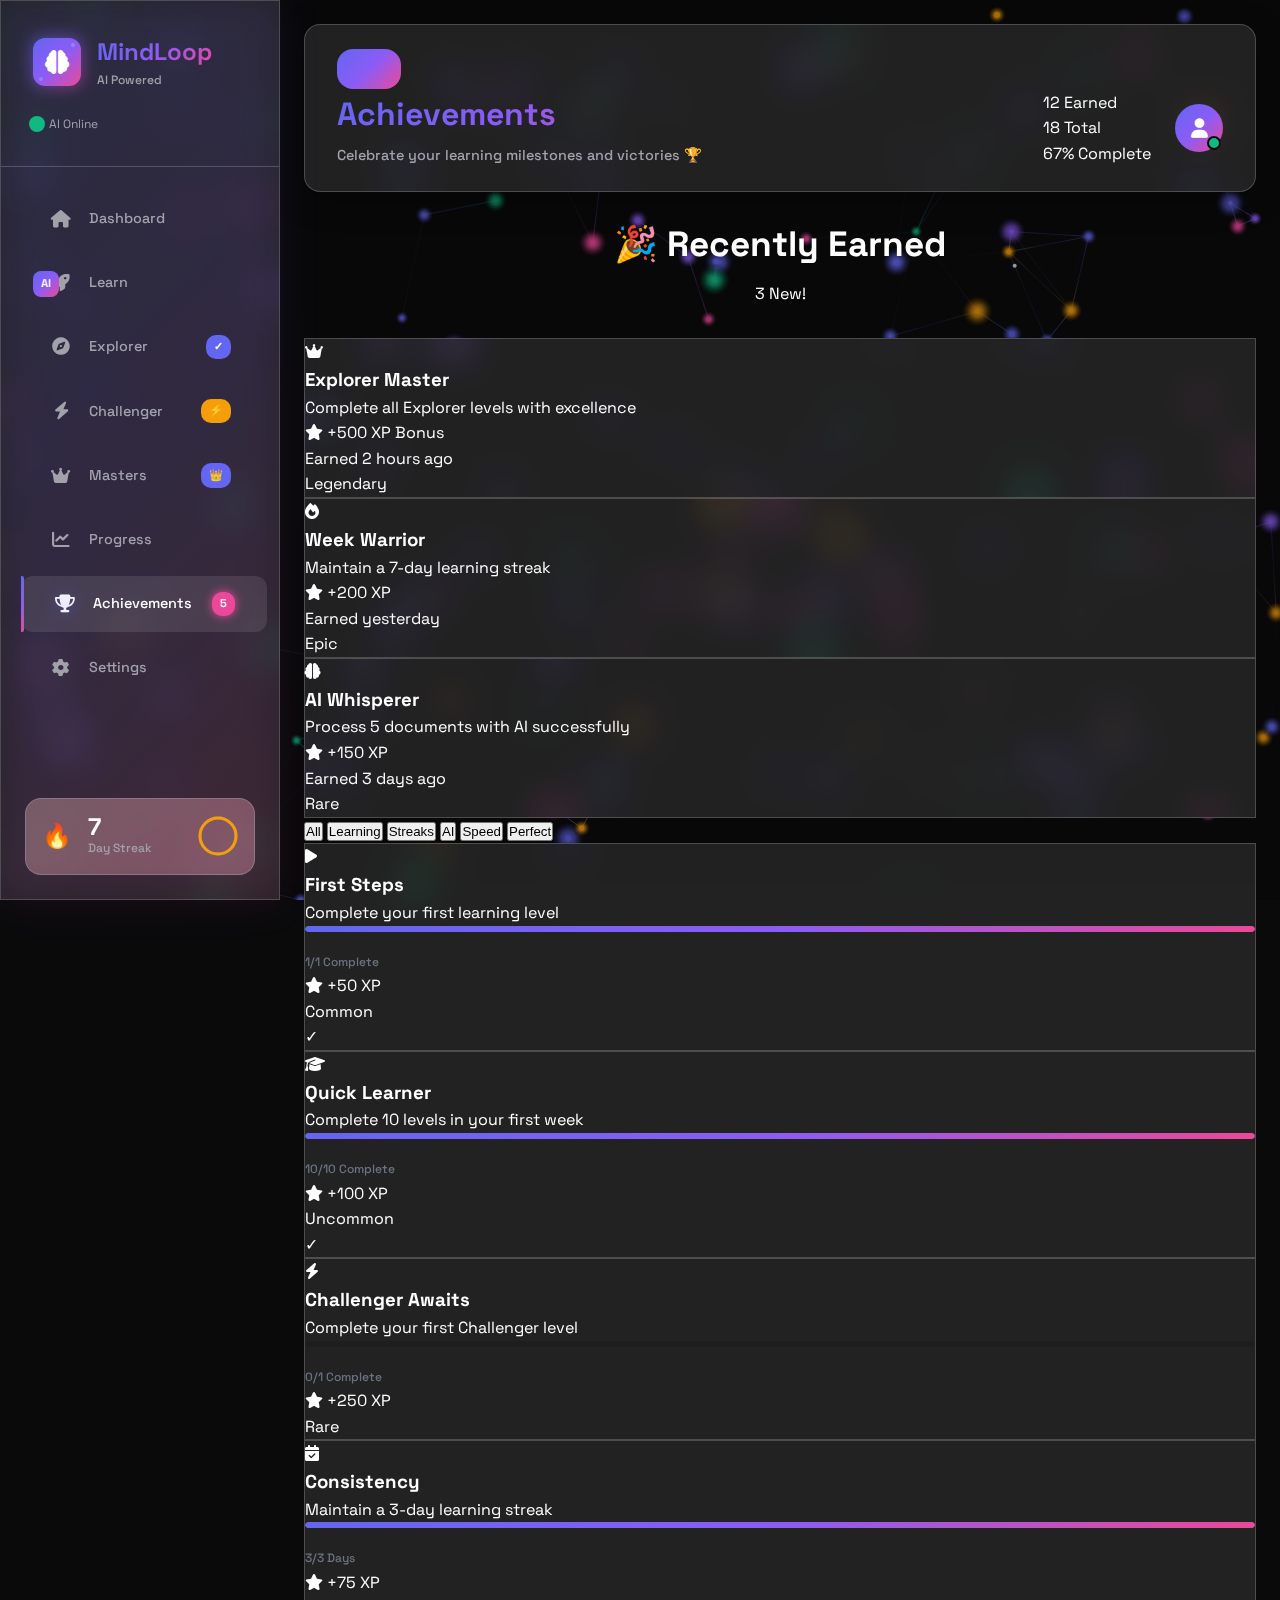
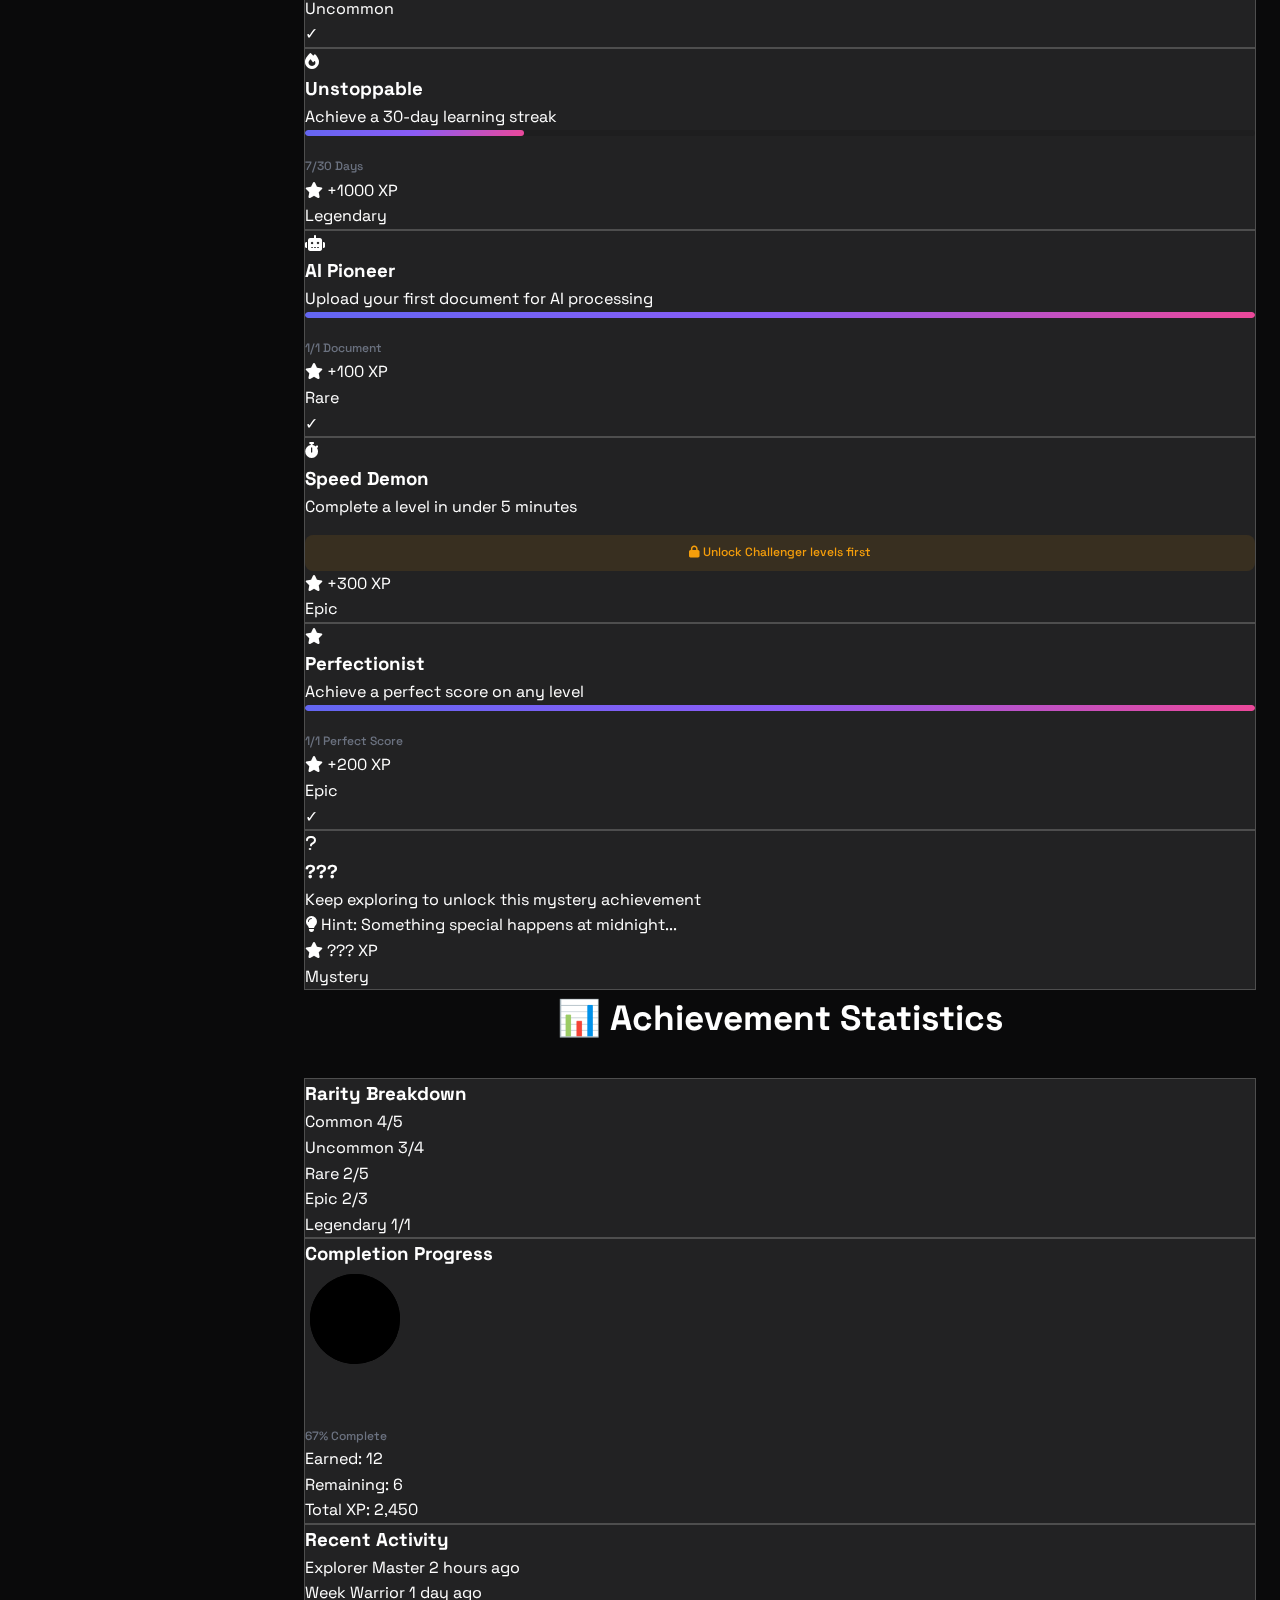
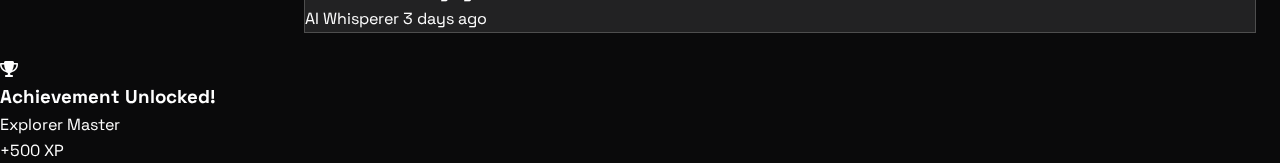
<file: achievements.html>
<!DOCTYPE html>
<html lang="en">
<head>
    <meta charset="UTF-8">
    <meta name="viewport" content="width=device-width, initial-scale=1.0">
    <title>MindLoop • Achievements</title>
    <link rel="stylesheet" href="style.css">
    <link href="https://cdnjs.cloudflare.com/ajax/libs/font-awesome/6.5.0/css/all.min.css" rel="stylesheet">
    <link href="https://fonts.googleapis.com/css2?family=Space+Grotesk:wght@300;400;500;600;700&display=swap" rel="stylesheet">
</head>
<body class="dark-theme achievements-theme">
    <!-- Background -->
    <div class="particle-canvas" id="particle-canvas"></div>
    <canvas id="neural-bg" class="neural-background"></canvas>

    <div class="app-container">
        <!-- Sidebar -->
        <nav class="sidebar neo-glass" id="sidebar">
            <div class="sidebar-glow achievements"></div>
            
            <div class="sidebar-header">
                <div class="logo-container hover-float">
                    <div class="logo-icon">
                        <i class="fas fa-brain"></i>
                        <div class="icon-particles"></div>
                    </div>
                    <div class="logo-text">
                        <span class="logo-main gradient-text">MindLoop</span>
                        <span class="logo-sub">AI Powered</span>
                    </div>
                </div>
                
                <div class="ai-status-indicator">
                    <div class="ai-dot pulsing"></div>
                    <span class="ai-status-text">AI Online</span>
                </div>
            </div>
            
            <div class="sidebar-nav">
                <ul class="nav-list">
                    <li class="nav-item">
                        <a href="index.html" class="nav-link magnetic-hover">
                            <div class="nav-icon-container">
                                <i class="fas fa-home nav-icon"></i>
                                <div class="icon-orb"></div>
                            </div>
                            <span class="nav-text">Dashboard</span>
                        </a>
                    </li>
                    <li class="nav-item">
                        <a href="learn.html" class="nav-link magnetic-hover">
                            <div class="nav-icon-container">
                                <i class="fas fa-rocket nav-icon"></i>
                                <div class="icon-orb"></div>
                            </div>
                            <span class="nav-text">Learn</span>
                            <div class="nav-badge ai-badge">AI</div>
                        </a>
                    </li>
                    <li class="nav-item">
                        <a href="explorer.html" class="nav-link magnetic-hover">
                            <div class="nav-icon-container">
                                <i class="fas fa-compass nav-icon"></i>
                                <div class="icon-orb"></div>
                            </div>
                            <span class="nav-text">Explorer</span>
                            <div class="nav-badge completed">✓</div>
                        </a>
                    </li>
                    <li class="nav-item">
                        <a href="challenger.html" class="nav-link magnetic-hover">
                            <div class="nav-icon-container">
                                <i class="fas fa-bolt nav-icon"></i>
                                <div class="icon-orb"></div>
                            </div>
                            <span class="nav-text">Challenger</span>
                            <div class="nav-badge energy">⚡</div>
                        </a>
                    </li>
                    <li class="nav-item">
                        <a href="masters.html" class="nav-link magnetic-hover">
                            <div class="nav-icon-container">
                                <i class="fas fa-crown nav-icon"></i>
                                <div class="icon-orb"></div>
                            </div>
                            <span class="nav-text">Masters</span>
                            <div class="nav-badge masters">👑</div>
                        </a>
                    </li>
                    <li class="nav-item">
                        <a href="progress.html" class="nav-link magnetic-hover">
                            <div class="nav-icon-container">
                                <i class="fas fa-chart-line nav-icon"></i>
                                <div class="icon-orb"></div>
                            </div>
                            <span class="nav-text">Progress</span>
                        </a>
                    </li>
                    <li class="nav-item">
                        <a href="achievements.html" class="nav-link active magnetic-hover">
                            <div class="nav-icon-container">
                                <i class="fas fa-trophy nav-icon"></i>
                                <div class="icon-orb"></div>
                            </div>
                            <span class="nav-text">Achievements</span>
                            <div class="nav-badge new-glow">5</div>
                        </a>
                    </li>
                    <li class="nav-item">
                        <a href="settings.html" class="nav-link magnetic-hover">
                            <div class="nav-icon-container">
                                <i class="fas fa-cog nav-icon"></i>
                                <div class="icon-orb"></div>
                            </div>
                            <span class="nav-text">Settings</span>
                        </a>
                    </li>
                </ul>
            </div>

            <div class="streak-widget neo-glass hover-float">
                <div class="streak-fire">🔥</div>
                <div class="streak-info">
                    <div class="streak-number">7</div>
                    <div class="streak-text">Day Streak</div>
                </div>
                <div class="streak-progress-ring">
                    <svg>
                        <circle cx="20" cy="20" r="18"></circle>
                        <circle cx="20" cy="20" r="18" class="progress" style="--progress: 46%"></circle>
                    </svg>
                </div>
            </div>
        </nav>

        <!-- Main Content -->
        <main class="main-content">
            <!-- Header -->
            <header class="header neo-glass floating-header">
                <button class="mobile-toggle futuristic-btn" id="mobile-toggle">
                    <div class="toggle-lines">
                        <span></span><span></span><span></span>
                    </div>
                </button>
                
                <div class="header-content">
                    <div class="header-left">
                        <h1 class="page-title holographic-text">Achievements</h1>
                        <p class="page-subtitle">Celebrate your learning milestones and victories 🏆</p>
                    </div>
                    
                    <div class="header-right">
                        <div class="achievement-summary">
                            <div class="summary-stat">
                                <span class="stat-value">12</span>
                                <span class="stat-label">Earned</span>
                            </div>
                            <div class="summary-stat">
                                <span class="stat-value">18</span>
                                <span class="stat-label">Total</span>
                            </div>
                            <div class="summary-stat">
                                <span class="stat-value">67%</span>
                                <span class="stat-label">Complete</span>
                            </div>
                        </div>
                        
                        <div class="user-profile hover-lift">
                            <div class="profile-avatar">
                                <i class="fas fa-user"></i>
                                <div class="online-indicator"></div>
                            </div>
                        </div>
                    </div>
                </div>
            </header>

            <!-- Achievements Content -->
            <div class="content-area">
                <!-- Recent Achievements -->
                <section class="recent-achievements">
                    <div class="section-header">
                        <h2 class="section-title">🎉 Recently Earned</h2>
                        <div class="new-badge pulsing">3 New!</div>
                    </div>
                    
                    <div class="recent-grid">
                        <div class="achievement-card recent earned neo-glass hover-lift celebration" data-tilt>
                            <div class="achievement-bg"></div>
                            <div class="achievement-glow"></div>
                            <div class="celebration-confetti">
                                <div class="confetti" style="--delay: 0s;"></div>
                                <div class="confetti" style="--delay: 0.2s;"></div>
                                <div class="confetti" style="--delay: 0.4s;"></div>
                                <div class="confetti" style="--delay: 0.6s;"></div>
                            </div>
                            <div class="achievement-icon legendary">
                                <i class="fas fa-crown"></i>
                            </div>
                            <div class="achievement-content">
                                <h3>Explorer Master</h3>
                                <p>Complete all Explorer levels with excellence</p>
                                <div class="achievement-reward">
                                    <i class="fas fa-star"></i>
                                    <span>+500 XP Bonus</span>
                                </div>
                                <div class="achievement-date">Earned 2 hours ago</div>
                            </div>
                            <div class="achievement-rarity legendary">Legendary</div>
                        </div>

                        <div class="achievement-card recent earned neo-glass hover-lift" data-tilt>
                            <div class="achievement-bg"></div>
                            <div class="achievement-glow"></div>
                            <div class="achievement-icon epic">
                                <i class="fas fa-fire"></i>
                            </div>
                            <div class="achievement-content">
                                <h3>Week Warrior</h3>
                                <p>Maintain a 7-day learning streak</p>
                                <div class="achievement-reward">
                                    <i class="fas fa-star"></i>
                                    <span>+200 XP</span>
                                </div>
                                <div class="achievement-date">Earned yesterday</div>
                            </div>
                            <div class="achievement-rarity epic">Epic</div>
                        </div>

                        <div class="achievement-card recent earned neo-glass hover-lift" data-tilt>
                            <div class="achievement-bg"></div>
                            <div class="achievement-glow"></div>
                            <div class="achievement-icon rare">
                                <i class="fas fa-brain"></i>
                            </div>
                            <div class="achievement-content">
                                <h3>AI Whisperer</h3>
                                <p>Process 5 documents with AI successfully</p>
                                <div class="achievement-reward">
                                    <i class="fas fa-star"></i>
                                    <span>+150 XP</span>
                                </div>
                                <div class="achievement-date">Earned 3 days ago</div>
                            </div>
                            <div class="achievement-rarity rare">Rare</div>
                        </div>
                    </div>
                </section>

                <!-- Achievement Categories -->
                <section class="achievement-categories">
                    <div class="category-tabs">
                        <button class="category-tab active">All</button>
                        <button class="category-tab">Learning</button>
                        <button class="category-tab">Streaks</button>
                        <button class="category-tab">AI</button>
                        <button class="category-tab">Speed</button>
                        <button class="category-tab">Perfect</button>
                    </div>
                    
                    <div class="achievements-grid">
                        <!-- Learning Achievements -->
                        <div class="achievement-card earned neo-glass hover-lift" data-tilt data-category="learning">
                            <div class="achievement-bg"></div>
                            <div class="achievement-icon common">
                                <i class="fas fa-play"></i>
                            </div>
                            <div class="achievement-content">
                                <h3>First Steps</h3>
                                <p>Complete your first learning level</p>
                                <div class="achievement-progress completed">
                                    <div class="progress-bar">
                                        <div class="progress-fill" style="width: 100%"></div>
                                    </div>
                                    <span class="progress-text">1/1 Complete</span>
                                </div>
                                <div class="achievement-reward">
                                    <i class="fas fa-star"></i>
                                    <span>+50 XP</span>
                                </div>
                            </div>
                            <div class="achievement-rarity common">Common</div>
                            <div class="achievement-checkmark">✓</div>
                        </div>

                        <div class="achievement-card earned neo-glass hover-lift" data-tilt data-category="learning">
                            <div class="achievement-bg"></div>
                            <div class="achievement-icon uncommon">
                                <i class="fas fa-graduation-cap"></i>
                            </div>
                            <div class="achievement-content">
                                <h3>Quick Learner</h3>
                                <p>Complete 10 levels in your first week</p>
                                <div class="achievement-progress completed">
                                    <div class="progress-bar">
                                        <div class="progress-fill" style="width: 100%"></div>
                                    </div>
                                    <span class="progress-text">10/10 Complete</span>
                                </div>
                                <div class="achievement-reward">
                                    <i class="fas fa-star"></i>
                                    <span>+100 XP</span>
                                </div>
                            </div>
                            <div class="achievement-rarity uncommon">Uncommon</div>
                            <div class="achievement-checkmark">✓</div>
                        </div>

                        <div class="achievement-card in-progress neo-glass hover-lift" data-tilt data-category="learning">
                            <div class="achievement-bg"></div>
                            <div class="achievement-icon rare">
                                <i class="fas fa-bolt"></i>
                            </div>
                            <div class="achievement-content">
                                <h3>Challenger Awaits</h3>
                                <p>Complete your first Challenger level</p>
                                <div class="achievement-progress">
                                    <div class="progress-bar">
                                        <div class="progress-fill" style="width: 0%"></div>
                                    </div>
                                    <span class="progress-text">0/1 Complete</span>
                                </div>
                                <div class="achievement-reward">
                                    <i class="fas fa-star"></i>
                                    <span>+250 XP</span>
                                </div>
                            </div>
                            <div class="achievement-rarity rare">Rare</div>
                        </div>

                        <!-- Streak Achievements -->
                        <div class="achievement-card earned neo-glass hover-lift" data-tilt data-category="streaks">
                            <div class="achievement-bg"></div>
                            <div class="achievement-icon uncommon">
                                <i class="fas fa-calendar-check"></i>
                            </div>
                            <div class="achievement-content">
                                <h3>Consistency</h3>
                                <p>Maintain a 3-day learning streak</p>
                                <div class="achievement-progress completed">
                                    <div class="progress-bar">
                                        <div class="progress-fill" style="width: 100%"></div>
                                    </div>
                                    <span class="progress-text">3/3 Days</span>
                                </div>
                                <div class="achievement-reward">
                                    <i class="fas fa-star"></i>
                                    <span>+75 XP</span>
                                </div>
                            </div>
                            <div class="achievement-rarity uncommon">Uncommon</div>
                            <div class="achievement-checkmark">✓</div>
                        </div>

                        <div class="achievement-card in-progress neo-glass hover-lift" data-tilt data-category="streaks">
                            <div class="achievement-bg"></div>
                            <div class="achievement-icon legendary">
                                <i class="fas fa-fire"></i>
                            </div>
                            <div class="achievement-content">
                                <h3>Unstoppable</h3>
                                <p>Achieve a 30-day learning streak</p>
                                <div class="achievement-progress">
                                    <div class="progress-bar">
                                        <div class="progress-fill" style="width: 23%"></div>
                                    </div>
                                    <span class="progress-text">7/30 Days</span>
                                </div>
                                <div class="achievement-reward">
                                    <i class="fas fa-star"></i>
                                    <span>+1000 XP</span>
                                </div>
                            </div>
                            <div class="achievement-rarity legendary">Legendary</div>
                        </div>

                        <!-- AI Achievements -->
                        <div class="achievement-card earned neo-glass hover-lift" data-tilt data-category="ai">
                            <div class="achievement-bg"></div>
                            <div class="achievement-icon rare">
                                <i class="fas fa-robot"></i>
                            </div>
                            <div class="achievement-content">
                                <h3>AI Pioneer</h3>
                                <p>Upload your first document for AI processing</p>
                                <div class="achievement-progress completed">
                                    <div class="progress-bar">
                                        <div class="progress-fill" style="width: 100%"></div>
                                    </div>
                                    <span class="progress-text">1/1 Document</span>
                                </div>
                                <div class="achievement-reward">
                                    <i class="fas fa-star"></i>
                                    <span>+100 XP</span>
                                </div>
                            </div>
                            <div class="achievement-rarity rare">Rare</div>
                            <div class="achievement-checkmark">✓</div>
                        </div>

                        <!-- Speed Achievements -->
                        <div class="achievement-card locked neo-glass" data-category="speed">
                            <div class="achievement-bg locked"></div>
                            <div class="achievement-icon locked">
                                <i class="fas fa-stopwatch"></i>
                            </div>
                            <div class="achievement-content">
                                <h3>Speed Demon</h3>
                                <p>Complete a level in under 5 minutes</p>
                                <div class="unlock-requirement">
                                    <i class="fas fa-lock"></i>
                                    <span>Unlock Challenger levels first</span>
                                </div>
                                <div class="achievement-reward">
                                    <i class="fas fa-star"></i>
                                    <span>+300 XP</span>
                                </div>
                            </div>
                            <div class="achievement-rarity epic">Epic</div>
                        </div>

                        <!-- Perfect Score Achievements -->
                        <div class="achievement-card earned neo-glass hover-lift" data-tilt data-category="perfect">
                            <div class="achievement-bg"></div>
                            <div class="achievement-icon epic">
                                <i class="fas fa-star"></i>
                            </div>
                            <div class="achievement-content">
                                <h3>Perfectionist</h3>
                                <p>Achieve a perfect score on any level</p>
                                <div class="achievement-progress completed">
                                    <div class="progress-bar">
                                        <div class="progress-fill" style="width: 100%"></div>
                                    </div>
                                    <span class="progress-text">1/1 Perfect Score</span>
                                </div>
                                <div class="achievement-reward">
                                    <i class="fas fa-star"></i>
                                    <span>+200 XP</span>
                                </div>
                            </div>
                            <div class="achievement-rarity epic">Epic</div>
                            <div class="achievement-checkmark">✓</div>
                        </div>

                        <!-- Hidden/Mystery Achievement -->
                        <div class="achievement-card mystery neo-glass hover-lift" data-tilt>
                            <div class="achievement-bg mystery"></div>
                            <div class="achievement-icon mystery">
                                <i class="fas fa-question"></i>
                            </div>
                            <div class="achievement-content">
                                <h3>???</h3>
                                <p>Keep exploring to unlock this mystery achievement</p>
                                <div class="mystery-hint">
                                    <i class="fas fa-lightbulb"></i>
                                    <span>Hint: Something special happens at midnight...</span>
                                </div>
                                <div class="achievement-reward">
                                    <i class="fas fa-star"></i>
                                    <span>??? XP</span>
                                </div>
                            </div>
                            <div class="achievement-rarity mystery">Mystery</div>
                        </div>
                    </div>
                </section>

                <!-- Achievement Statistics -->
                <section class="achievement-stats">
                    <div class="section-header">
                        <h2 class="section-title">📊 Achievement Statistics</h2>
                    </div>
                    
                    <div class="stats-dashboard">
                        <div class="stats-card neo-glass hover-lift">
                            <div class="stats-header">
                                <h3>Rarity Breakdown</h3>
                            </div>
                            <div class="rarity-stats">
                                <div class="rarity-item">
                                    <div class="rarity-color common"></div>
                                    <span class="rarity-name">Common</span>
                                    <span class="rarity-count">4/5</span>
                                </div>
                                <div class="rarity-item">
                                    <div class="rarity-color uncommon"></div>
                                    <span class="rarity-name">Uncommon</span>
                                    <span class="rarity-count">3/4</span>
                                </div>
                                <div class="rarity-item">
                                    <div class="rarity-color rare"></div>
                                    <span class="rarity-name">Rare</span>
                                    <span class="rarity-count">2/5</span>
                                </div>
                                <div class="rarity-item">
                                    <div class="rarity-color epic"></div>
                                    <span class="rarity-name">Epic</span>
                                    <span class="rarity-count">2/3</span>
                                </div>
                                <div class="rarity-item">
                                    <div class="rarity-color legendary"></div>
                                    <span class="rarity-name">Legendary</span>
                                    <span class="rarity-count">1/1</span>
                                </div>
                            </div>
                        </div>

                        <div class="stats-card neo-glass hover-lift">
                            <div class="stats-header">
                                <h3>Completion Progress</h3>
                            </div>
                            <div class="completion-visual">
                                <div class="progress-circle">
                                    <svg>
                                        <circle cx="50" cy="50" r="45"></circle>
                                        <circle cx="50" cy="50" r="45" class="progress" style="--progress: 67%"></circle>
                                    </svg>
                                    <div class="progress-text">
                                        <span class="percentage">67%</span>
                                        <span class="label">Complete</span>
                                    </div>
                                </div>
                                <div class="completion-details">
                                    <div class="detail-item">
                                        <span class="detail-label">Earned:</span>
                                        <span class="detail-value">12</span>
                                    </div>
                                    <div class="detail-item">
                                        <span class="detail-label">Remaining:</span>
                                        <span class="detail-value">6</span>
                                    </div>
                                    <div class="detail-item">
                                        <span class="detail-label">Total XP:</span>
                                        <span class="detail-value">2,450</span>
                                    </div>
                                </div>
                            </div>
                        </div>

                        <div class="stats-card neo-glass hover-lift">
                            <div class="stats-header">
                                <h3>Recent Activity</h3>
                            </div>
                            <div class="activity-timeline">
                                <div class="timeline-item">
                                    <div class="timeline-dot legendary"></div>
                                    <div class="timeline-content">
                                        <span class="timeline-achievement">Explorer Master</span>
                                        <span class="timeline-time">2 hours ago</span>
                                    </div>
                                </div>
                                <div class="timeline-item">
                                    <div class="timeline-dot epic"></div>
                                    <div class="timeline-content">
                                        <span class="timeline-achievement">Week Warrior</span>
                                        <span class="timeline-time">1 day ago</span>
                                    </div>
                                </div>
                                <div class="timeline-item">
                                    <div class="timeline-dot rare"></div>
                                    <div class="timeline-content">
                                        <span class="timeline-achievement">AI Whisperer</span>
                                        <span class="timeline-time">3 days ago</span>
                                    </div>
                                </div>
                            </div>
                        </div>
                    </div>
                </section>
            </div>
        </main>
    </div>

    <!-- Achievement Popup -->
    <div class="achievement-popup" id="achievement-popup">
        <div class="popup-content">
            <div class="popup-celebration">
                <div class="celebration-burst"></div>
                <div class="popup-icon">
                    <i class="fas fa-trophy"></i>
                </div>
            </div>
            <div class="popup-text">
                <h3>Achievement Unlocked!</h3>
                <p id="popup-achievement-name">Explorer Master</p>
                <span id="popup-achievement-reward">+500 XP</span>
            </div>
        </div>
    </div>

    <!-- Scripts -->
    <script src="particles.js"></script>
    <script src="physics.js"></script>
    <script src="ai-processor.js"></script>
    <script src="script.js"></script>
</body>
</html>
</file>
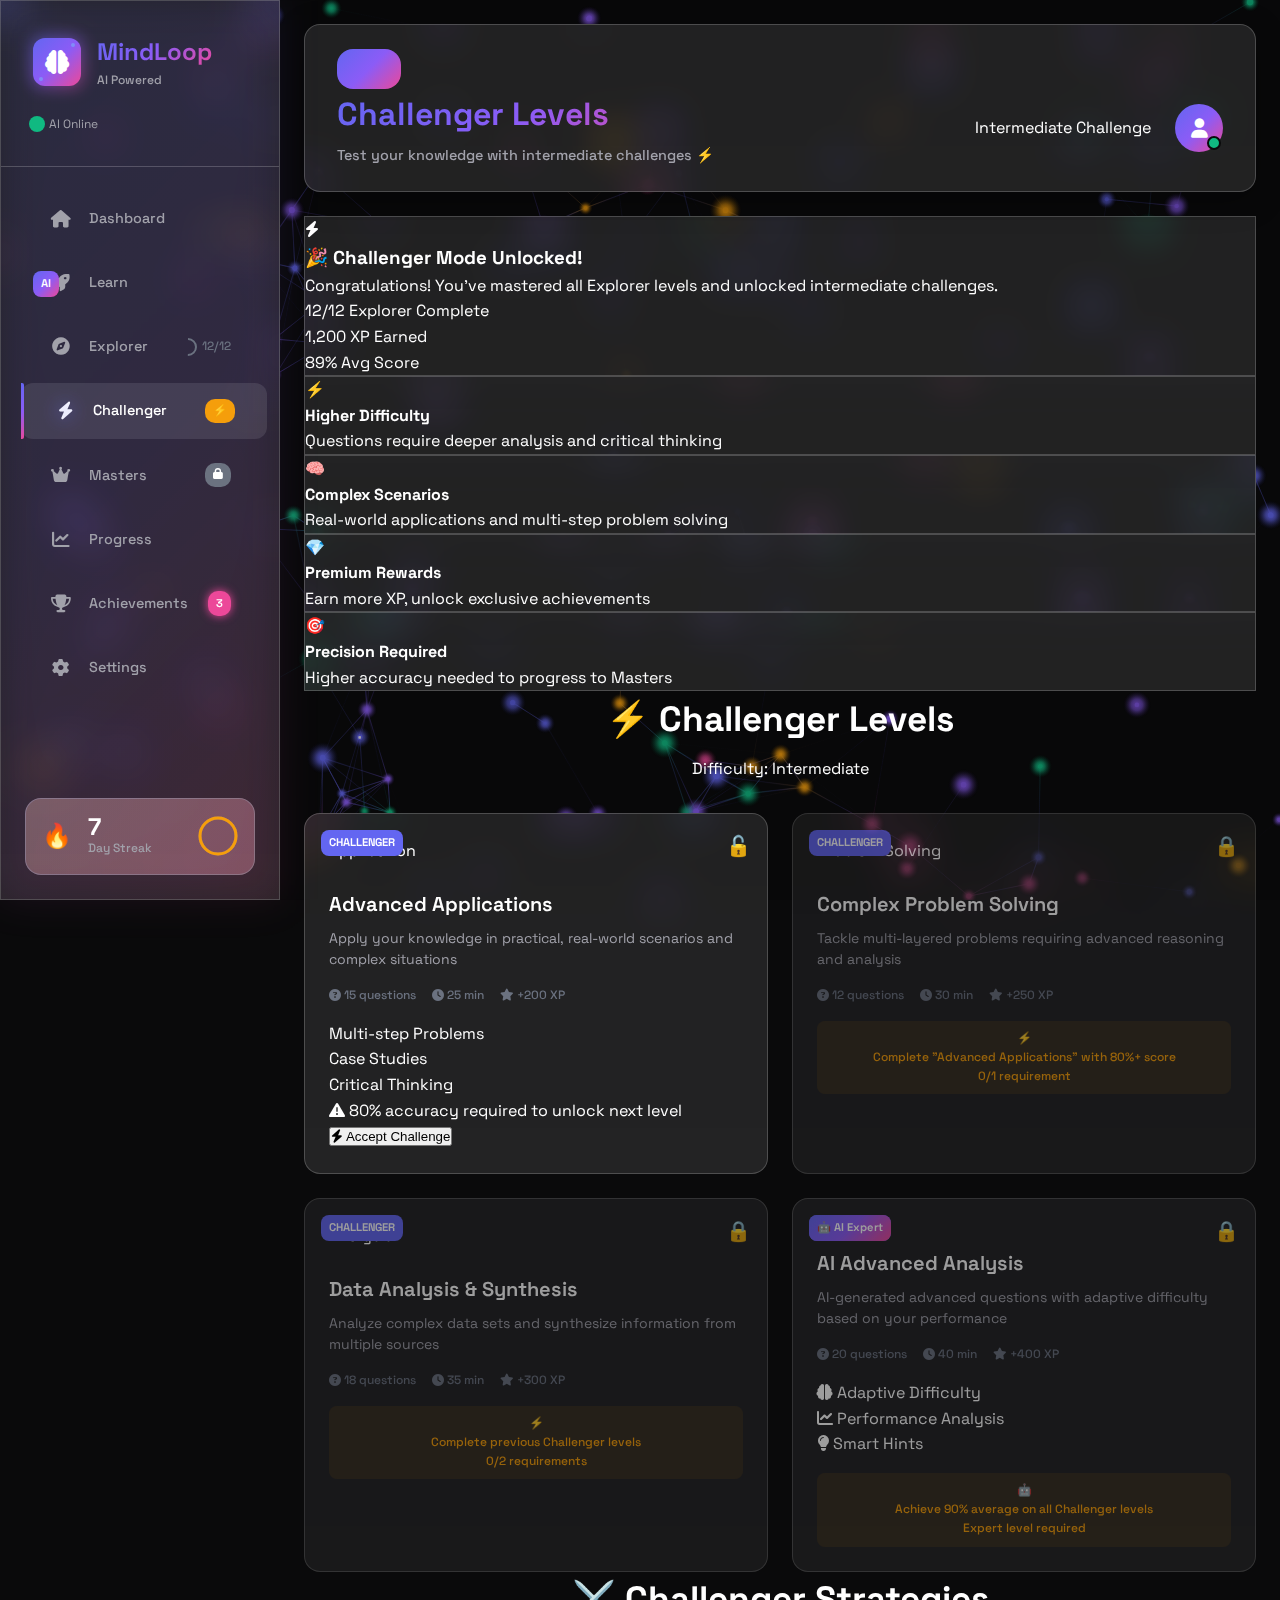
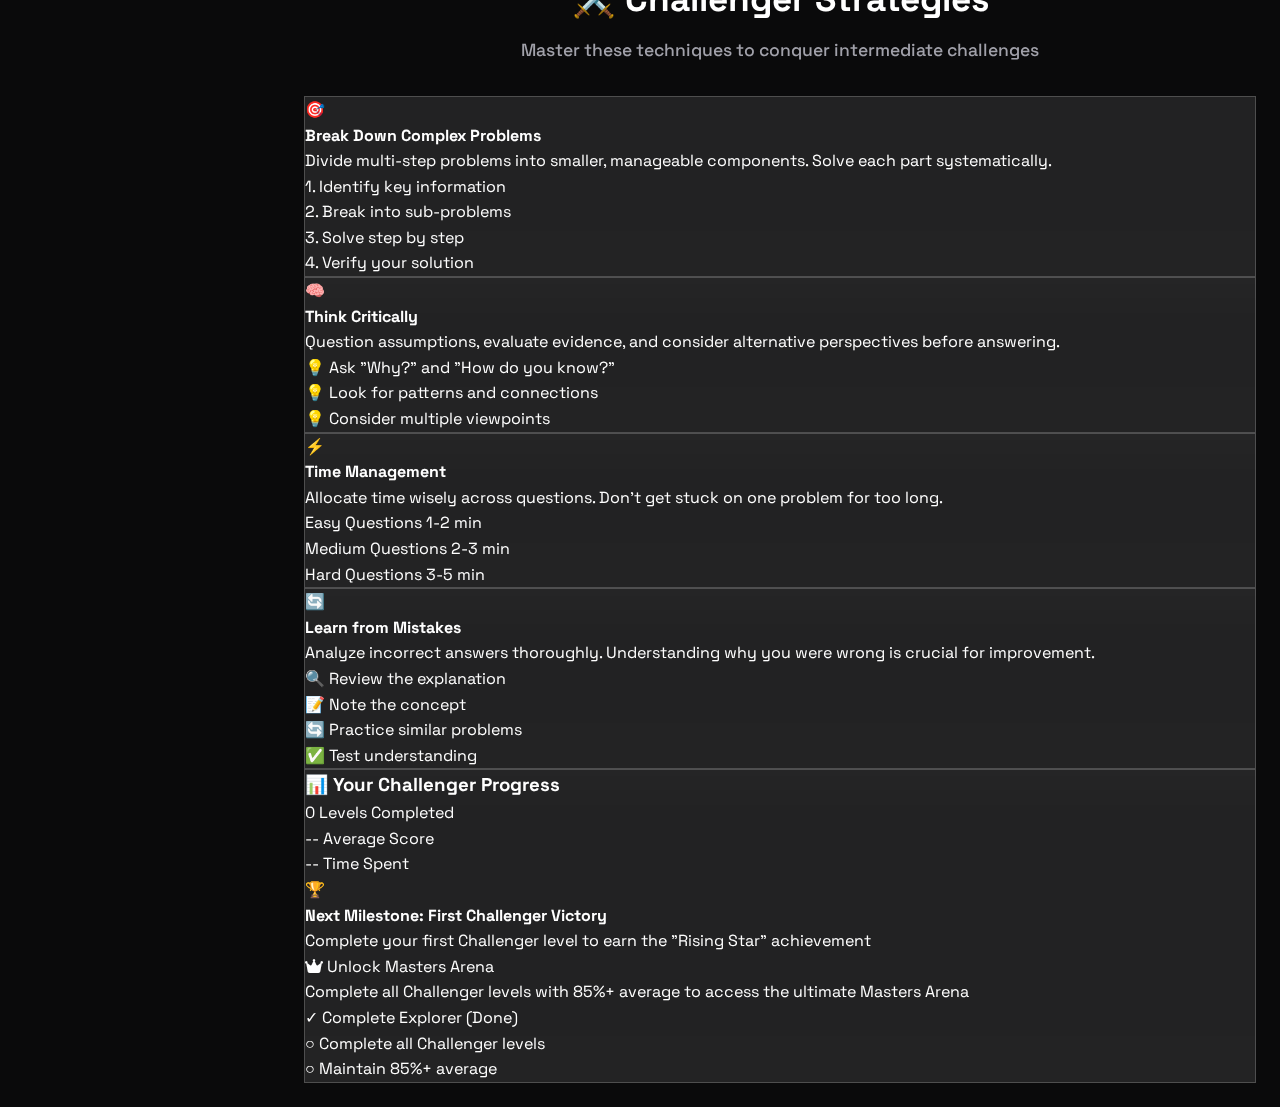
<file: challenger.html>
<!DOCTYPE html>
<html lang="en">
<head>
    <meta charset="UTF-8">
    <meta name="viewport" content="width=device-width, initial-scale=1.0">
    <title>MindLoop • Challenger Levels</title>
    <link rel="stylesheet" href="style.css">
    <link href="https://cdnjs.cloudflare.com/ajax/libs/font-awesome/6.5.0/css/all.min.css" rel="stylesheet">
    <link href="https://fonts.googleapis.com/css2?family=Space+Grotesk:wght@300;400;500;600;700&display=swap" rel="stylesheet">
</head>
<body class="dark-theme challenger-theme">
    <!-- Background -->
    <div class="particle-canvas" id="particle-canvas"></div>
    <canvas id="neural-bg" class="neural-background"></canvas>

    <div class="app-container">
        <!-- Sidebar -->
        <nav class="sidebar neo-glass" id="sidebar">
            <div class="sidebar-glow challenger"></div>
            
            <div class="sidebar-header">
                <div class="logo-container hover-float">
                    <div class="logo-icon">
                        <i class="fas fa-brain"></i>
                        <div class="icon-particles"></div>
                    </div>
                    <div class="logo-text">
                        <span class="logo-main gradient-text">MindLoop</span>
                        <span class="logo-sub">AI Powered</span>
                    </div>
                </div>
                
                <div class="ai-status-indicator">
                    <div class="ai-dot pulsing"></div>
                    <span class="ai-status-text">AI Online</span>
                </div>
            </div>
            
            <div class="sidebar-nav">
                <ul class="nav-list">
                    <li class="nav-item">
                        <a href="index.html" class="nav-link magnetic-hover">
                            <div class="nav-icon-container">
                                <i class="fas fa-home nav-icon"></i>
                                <div class="icon-orb"></div>
                            </div>
                            <span class="nav-text">Dashboard</span>
                        </a>
                    </li>
                    <li class="nav-item">
                        <a href="learn.html" class="nav-link magnetic-hover">
                            <div class="nav-icon-container">
                                <i class="fas fa-rocket nav-icon"></i>
                                <div class="icon-orb"></div>
                            </div>
                            <span class="nav-text">Learn</span>
                            <div class="nav-badge ai-badge">AI</div>
                        </a>
                    </li>
                    <li class="nav-item">
                        <a href="explorer.html" class="nav-link magnetic-hover">
                            <div class="nav-icon-container">
                                <i class="fas fa-compass nav-icon"></i>
                                <div class="icon-orb"></div>
                            </div>
                            <span class="nav-text">Explorer</span>
                            <div class="nav-progress">
                                <div class="progress-ring">
                                    <svg><circle cx="10" cy="10" r="8"></circle></svg>
                                </div>
                                <span class="progress-text">12/12</span>
                            </div>
                        </a>
                    </li>
                    <li class="nav-item">
                        <a href="challenger.html" class="nav-link active magnetic-hover">
                            <div class="nav-icon-container">
                                <i class="fas fa-bolt nav-icon"></i>
                                <div class="icon-orb"></div>
                            </div>
                            <span class="nav-text">Challenger</span>
                            <div class="nav-badge energy">⚡</div>
                        </a>
                    </li>
                    <li class="nav-item">
                        <a href="masters.html" class="nav-link magnetic-hover">
                            <div class="nav-icon-container">
                                <i class="fas fa-crown nav-icon"></i>
                                <div class="icon-orb"></div>
                            </div>
                            <span class="nav-text">Masters</span>
                            <div class="nav-badge locked">
                                <i class="fas fa-lock"></i>
                            </div>
                        </a>
                    </li>
                    <li class="nav-item">
                        <a href="progress.html" class="nav-link magnetic-hover">
                            <div class="nav-icon-container">
                                <i class="fas fa-chart-line nav-icon"></i>
                                <div class="icon-orb"></div>
                            </div>
                            <span class="nav-text">Progress</span>
                        </a>
                    </li>
                    <li class="nav-item">
                        <a href="achievements.html" class="nav-link magnetic-hover">
                            <div class="nav-icon-container">
                                <i class="fas fa-trophy nav-icon"></i>
                                <div class="icon-orb"></div>
                            </div>
                            <span class="nav-text">Achievements</span>
                            <div class="nav-badge new-glow">3</div>
                        </a>
                    </li>
                    <li class="nav-item">
                        <a href="settings.html" class="nav-link magnetic-hover">
                            <div class="nav-icon-container">
                                <i class="fas fa-cog nav-icon"></i>
                                <div class="icon-orb"></div>
                            </div>
                            <span class="nav-text">Settings</span>
                        </a>
                    </li>
                </ul>
            </div>

            <div class="streak-widget neo-glass hover-float">
                <div class="streak-fire">🔥</div>
                <div class="streak-info">
                    <div class="streak-number">7</div>
                    <div class="streak-text">Day Streak</div>
                </div>
                <div class="streak-progress-ring">
                    <svg>
                        <circle cx="20" cy="20" r="18"></circle>
                        <circle cx="20" cy="20" r="18" class="progress" style="--progress: 46%"></circle>
                    </svg>
                </div>
            </div>
        </nav>

        <!-- Main Content -->
        <main class="main-content">
            <!-- Header -->
            <header class="header neo-glass floating-header challenger">
                <button class="mobile-toggle futuristic-btn" id="mobile-toggle">
                    <div class="toggle-lines">
                        <span></span><span></span><span></span>
                    </div>
                </button>
                
                <div class="header-content">
                    <div class="header-left">
                        <h1 class="page-title holographic-text">Challenger Levels</h1>
                        <p class="page-subtitle">Test your knowledge with intermediate challenges ⚡</p>
                    </div>
                    
                    <div class="header-right">
                        <div class="level-badge challenger">Intermediate Challenge</div>
                        
                        <div class="user-profile hover-lift">
                            <div class="profile-avatar challenger">
                                <i class="fas fa-user"></i>
                                <div class="online-indicator"></div>
                            </div>
                        </div>
                    </div>
                </div>
            </header>

            <!-- Challenger Content -->
            <div class="content-area">
                <!-- Unlock Celebration -->
                <section class="unlock-celebration">
                    <div class="celebration-card neo-glass hover-lift">
                        <div class="celebration-bg"></div>
                        <div class="celebration-content">
                            <div class="celebration-icon">
                                <i class="fas fa-bolt"></i>
                                <div class="lightning-effects"></div>
                            </div>
                            <div class="celebration-text">
                                <h3>🎉 Challenger Mode Unlocked!</h3>
                                <p>Congratulations! You've mastered all Explorer levels and unlocked intermediate challenges.</p>
                                <div class="unlock-stats">
                                    <div class="unlock-stat">
                                        <span class="stat-value">12/12</span>
                                        <span class="stat-label">Explorer Complete</span>
                                    </div>
                                    <div class="unlock-stat">
                                        <span class="stat-value">1,200</span>
                                        <span class="stat-label">XP Earned</span>
                                    </div>
                                    <div class="unlock-stat">
                                        <span class="stat-value">89%</span>
                                        <span class="stat-label">Avg Score</span>
                                    </div>
                                </div>
                            </div>
                        </div>
                    </div>
                </section>

                <!-- Challenger Overview -->
                <section class="challenger-overview">
                    <div class="overview-grid">
                        <div class="overview-item neo-glass">
                            <div class="overview-icon">⚡</div>
                            <h4>Higher Difficulty</h4>
                            <p>Questions require deeper analysis and critical thinking</p>
                        </div>
                        <div class="overview-item neo-glass">
                            <div class="overview-icon">🧠</div>
                            <h4>Complex Scenarios</h4>
                            <p>Real-world applications and multi-step problem solving</p>
                        </div>
                        <div class="overview-item neo-glass">
                            <div class="overview-icon">💎</div>
                            <h4>Premium Rewards</h4>
                            <p>Earn more XP, unlock exclusive achievements</p>
                        </div>
                        <div class="overview-item neo-glass">
                            <div class="overview-icon">🎯</div>
                            <h4>Precision Required</h4>
                            <p>Higher accuracy needed to progress to Masters</p>
                        </div>
                    </div>
                </section>

                <!-- Levels Grid -->
                <section class="levels-section">
                    <div class="section-header">
                        <h2 class="section-title">⚡ Challenger Levels</h2>
                        <div class="difficulty-indicator">
                            <span class="difficulty-text">Difficulty: Intermediate</span>
                            <div class="difficulty-bars">
                                <div class="bar active"></div>
                                <div class="bar active"></div>
                                <div class="bar active"></div>
                                <div class="bar"></div>
                                <div class="bar"></div>
                            </div>
                        </div>
                    </div>
                    
                    <div class="levels-grid challenger">
                        <!-- First Challenger Level -->
                        <div class="level-card challenger unlocked neo-glass hover-lift" data-tilt onclick="startLevel('challenger-1')">
                            <div class="level-bg-effect challenger"></div>
                            <div class="level-status">🔓</div>
                            <div class="level-difficulty challenger">Challenger</div>
                            <div class="level-type">Application</div>
                            
                            <div class="level-content">
                                <h4>Advanced Applications</h4>
                                <p>Apply your knowledge in practical, real-world scenarios and complex situations</p>
                                
                                <div class="level-meta challenger">
                                    <span class="question-count"><i class="fas fa-question-circle"></i> 15 questions</span>
                                    <span class="time-estimate"><i class="fas fa-clock"></i> 25 min</span>
                                    <span class="points-available"><i class="fas fa-star"></i> +200 XP</span>
                                </div>
                                
                                <div class="challenge-features">
                                    <div class="feature-tag">Multi-step Problems</div>
                                    <div class="feature-tag">Case Studies</div>
                                    <div class="feature-tag">Critical Thinking</div>
                                </div>
                                
                                <div class="difficulty-warning">
                                    <i class="fas fa-exclamation-triangle"></i>
                                    <span>80% accuracy required to unlock next level</span>
                                </div>
                            </div>
                            
                            <button class="level-action start challenger">
                                <i class="fas fa-bolt"></i>
                                <span>Accept Challenge</span>
                            </button>
                        </div>

                        <!-- Locked Challenger Levels -->
                        <div class="level-card challenger locked neo-glass">
                            <div class="level-bg-effect locked"></div>
                            <div class="level-status">🔒</div>
                            <div class="level-difficulty challenger">Challenger</div>
                            <div class="level-type">Problem Solving</div>
                            
                            <div class="level-content">
                                <h4>Complex Problem Solving</h4>
                                <p>Tackle multi-layered problems requiring advanced reasoning and analysis</p>
                                
                                <div class="level-meta disabled">
                                    <span class="question-count"><i class="fas fa-question-circle"></i> 12 questions</span>
                                    <span class="time-estimate"><i class="fas fa-clock"></i> 30 min</span>
                                    <span class="points-available"><i class="fas fa-star"></i> +250 XP</span>
                                </div>
                                
                                <div class="unlock-requirement challenger">
                                    <div class="requirement-icon">⚡</div>
                                    <div class="requirement-text">
                                        <span>Complete "Advanced Applications" with 80%+ score</span>
                                        <div class="requirement-progress">
                                            <div class="req-bar challenger">
                                                <div class="req-fill" style="width: 0%"></div>
                                            </div>
                                            <span>0/1 requirement</span>
                                        </div>
                                    </div>
                                </div>
                            </div>
                        </div>

                        <div class="level-card challenger locked neo-glass">
                            <div class="level-bg-effect locked"></div>
                            <div class="level-status">🔒</div>
                            <div class="level-difficulty challenger">Challenger</div>
                            <div class="level-type">Analysis</div>
                            
                            <div class="level-content">
                                <h4>Data Analysis & Synthesis</h4>
                                <p>Analyze complex data sets and synthesize information from multiple sources</p>
                                
                                <div class="level-meta disabled">
                                    <span class="question-count"><i class="fas fa-question-circle"></i> 18 questions</span>
                                    <span class="time-estimate"><i class="fas fa-clock"></i> 35 min</span>
                                    <span class="points-available"><i class="fas fa-star"></i> +300 XP</span>
                                </div>
                                
                                <div class="unlock-requirement challenger">
                                    <div class="requirement-icon">⚡</div>
                                    <div class="requirement-text">
                                        <span>Complete previous Challenger levels</span>
                                        <div class="requirement-progress">
                                            <div class="req-bar challenger">
                                                <div class="req-fill" style="width: 0%"></div>
                                            </div>
                                            <span>0/2 requirements</span>
                                        </div>
                                    </div>
                                </div>
                            </div>
                        </div>

                        <!-- AI Generated Challenger Level -->
                        <div class="level-card challenger ai-generated locked neo-glass">
                            <div class="level-bg-effect ai challenger"></div>
                            <div class="level-status">🔒</div>
                            <div class="level-difficulty challenger">Challenger</div>
                            <div class="ai-badge challenger">🤖 AI Expert</div>
                            
                            <div class="level-content">
                                <h4>AI Advanced Analysis</h4>
                                <p>AI-generated advanced questions with adaptive difficulty based on your performance</p>
                                
                                <div class="level-meta disabled">
                                    <span class="question-count"><i class="fas fa-question-circle"></i> 20 questions</span>
                                    <span class="time-estimate"><i class="fas fa-clock"></i> 40 min</span>
                                    <span class="points-available"><i class="fas fa-star"></i> +400 XP</span>
                                </div>
                                
                                <div class="ai-features">
                                    <div class="ai-feature">
                                        <i class="fas fa-brain"></i>
                                        <span>Adaptive Difficulty</span>
                                    </div>
                                    <div class="ai-feature">
                                        <i class="fas fa-chart-line"></i>
                                        <span>Performance Analysis</span>
                                    </div>
                                    <div class="ai-feature">
                                        <i class="fas fa-lightbulb"></i>
                                        <span>Smart Hints</span>
                                    </div>
                                </div>
                                
                                <div class="unlock-requirement challenger">
                                    <div class="requirement-icon">🤖</div>
                                    <div class="requirement-text">
                                        <span>Achieve 90% average on all Challenger levels</span>
                                        <div class="requirement-progress">
                                            <div class="req-bar ai">
                                                <div class="req-fill" style="width: 0%"></div>
                                            </div>
                                            <span>Expert level required</span>
                                        </div>
                                    </div>
                                </div>
                            </div>
                        </div>
                    </div>
                </section>

                <!-- Challenger Strategies -->
                <section class="strategies-section">
                    <div class="section-header">
                        <h2 class="section-title">⚔️ Challenger Strategies</h2>
                        <p class="section-subtitle">Master these techniques to conquer intermediate challenges</p>
                    </div>
                    
                    <div class="strategies-grid">
                        <div class="strategy-card neo-glass hover-lift" data-tilt>
                            <div class="strategy-header">
                                <div class="strategy-icon">🎯</div>
                                <h4>Break Down Complex Problems</h4>
                            </div>
                            <div class="strategy-content">
                                <p>Divide multi-step problems into smaller, manageable components. Solve each part systematically.</p>
                                <div class="strategy-steps">
                                    <div class="step">1. Identify key information</div>
                                    <div class="step">2. Break into sub-problems</div>
                                    <div class="step">3. Solve step by step</div>
                                    <div class="step">4. Verify your solution</div>
                                </div>
                            </div>
                        </div>
                        
                        <div class="strategy-card neo-glass hover-lift" data-tilt>
                            <div class="strategy-header">
                                <div class="strategy-icon">🧠</div>
                                <h4>Think Critically</h4>
                            </div>
                            <div class="strategy-content">
                                <p>Question assumptions, evaluate evidence, and consider alternative perspectives before answering.</p>
                                <div class="strategy-tips">
                                    <div class="tip">💡 Ask "Why?" and "How do you know?"</div>
                                    <div class="tip">💡 Look for patterns and connections</div>
                                    <div class="tip">💡 Consider multiple viewpoints</div>
                                </div>
                            </div>
                        </div>
                        
                        <div class="strategy-card neo-glass hover-lift" data-tilt>
                            <div class="strategy-header">
                                <div class="strategy-icon">⚡</div>
                                <h4>Time Management</h4>
                            </div>
                            <div class="strategy-content">
                                <p>Allocate time wisely across questions. Don't get stuck on one problem for too long.</p>
                                <div class="time-allocation">
                                    <div class="time-segment">
                                        <span class="time-label">Easy Questions</span>
                                        <span class="time-value">1-2 min</span>
                                    </div>
                                    <div class="time-segment">
                                        <span class="time-label">Medium Questions</span>
                                        <span class="time-value">2-3 min</span>
                                    </div>
                                    <div class="time-segment">
                                        <span class="time-label">Hard Questions</span>
                                        <span class="time-value">3-5 min</span>
                                    </div>
                                </div>
                            </div>
                        </div>
                        
                        <div class="strategy-card neo-glass hover-lift" data-tilt>
                            <div class="strategy-header">
                                <div class="strategy-icon">🔄</div>
                                <h4>Learn from Mistakes</h4>
                            </div>
                            <div class="strategy-content">
                                <p>Analyze incorrect answers thoroughly. Understanding why you were wrong is crucial for improvement.</p>
                                <div class="mistake-analysis">
                                    <div class="analysis-step">🔍 Review the explanation</div>
                                    <div class="analysis-step">📝 Note the concept</div>
                                    <div class="analysis-step">🔄 Practice similar problems</div>
                                    <div class="analysis-step">✅ Test understanding</div>
                                </div>
                            </div>
                        </div>
                    </div>
                </section>

                <!-- Progress Tracking -->
                <section class="progress-tracking">
                    <div class="tracking-card neo-glass hover-lift">
                        <div class="tracking-header">
                            <h3>📊 Your Challenger Progress</h3>
                            <div class="progress-stats">
                                <div class="stat">
                                    <span class="stat-value">0</span>
                                    <span class="stat-label">Levels Completed</span>
                                </div>
                                <div class="stat">
                                    <span class="stat-value">--</span>
                                    <span class="stat-label">Average Score</span>
                                </div>
                                <div class="stat">
                                    <span class="stat-value">--</span>
                                    <span class="stat-label">Time Spent</span>
                                </div>
                            </div>
                        </div>
                        
                        <div class="tracking-content">
                            <div class="next-milestone">
                                <div class="milestone-icon">🏆</div>
                                <div class="milestone-text">
                                    <h4>Next Milestone: First Challenger Victory</h4>
                                    <p>Complete your first Challenger level to earn the "Rising Star" achievement</p>
                                </div>
                            </div>
                            
                            <div class="masters-preview">
                                <div class="preview-header">
                                    <i class="fas fa-crown"></i>
                                    <span>Unlock Masters Arena</span>
                                </div>
                                <p>Complete all Challenger levels with 85%+ average to access the ultimate Masters Arena</p>
                                <div class="masters-requirements">
                                    <div class="requirement">✓ Complete Explorer (Done)</div>
                                    <div class="requirement pending">○ Complete all Challenger levels</div>
                                    <div class="requirement pending">○ Maintain 85%+ average</div>
                                </div>
                            </div>
                        </div>
                    </div>
                </section>
            </div>
        </main>
    </div>

    <!-- Scripts -->
    <script src="particles.js"></script>
    <script src="physics.js"></script>
    <script src="ai-processor.js"></script>
    <script src="script.js"></script>
</body>
</html>
</file>
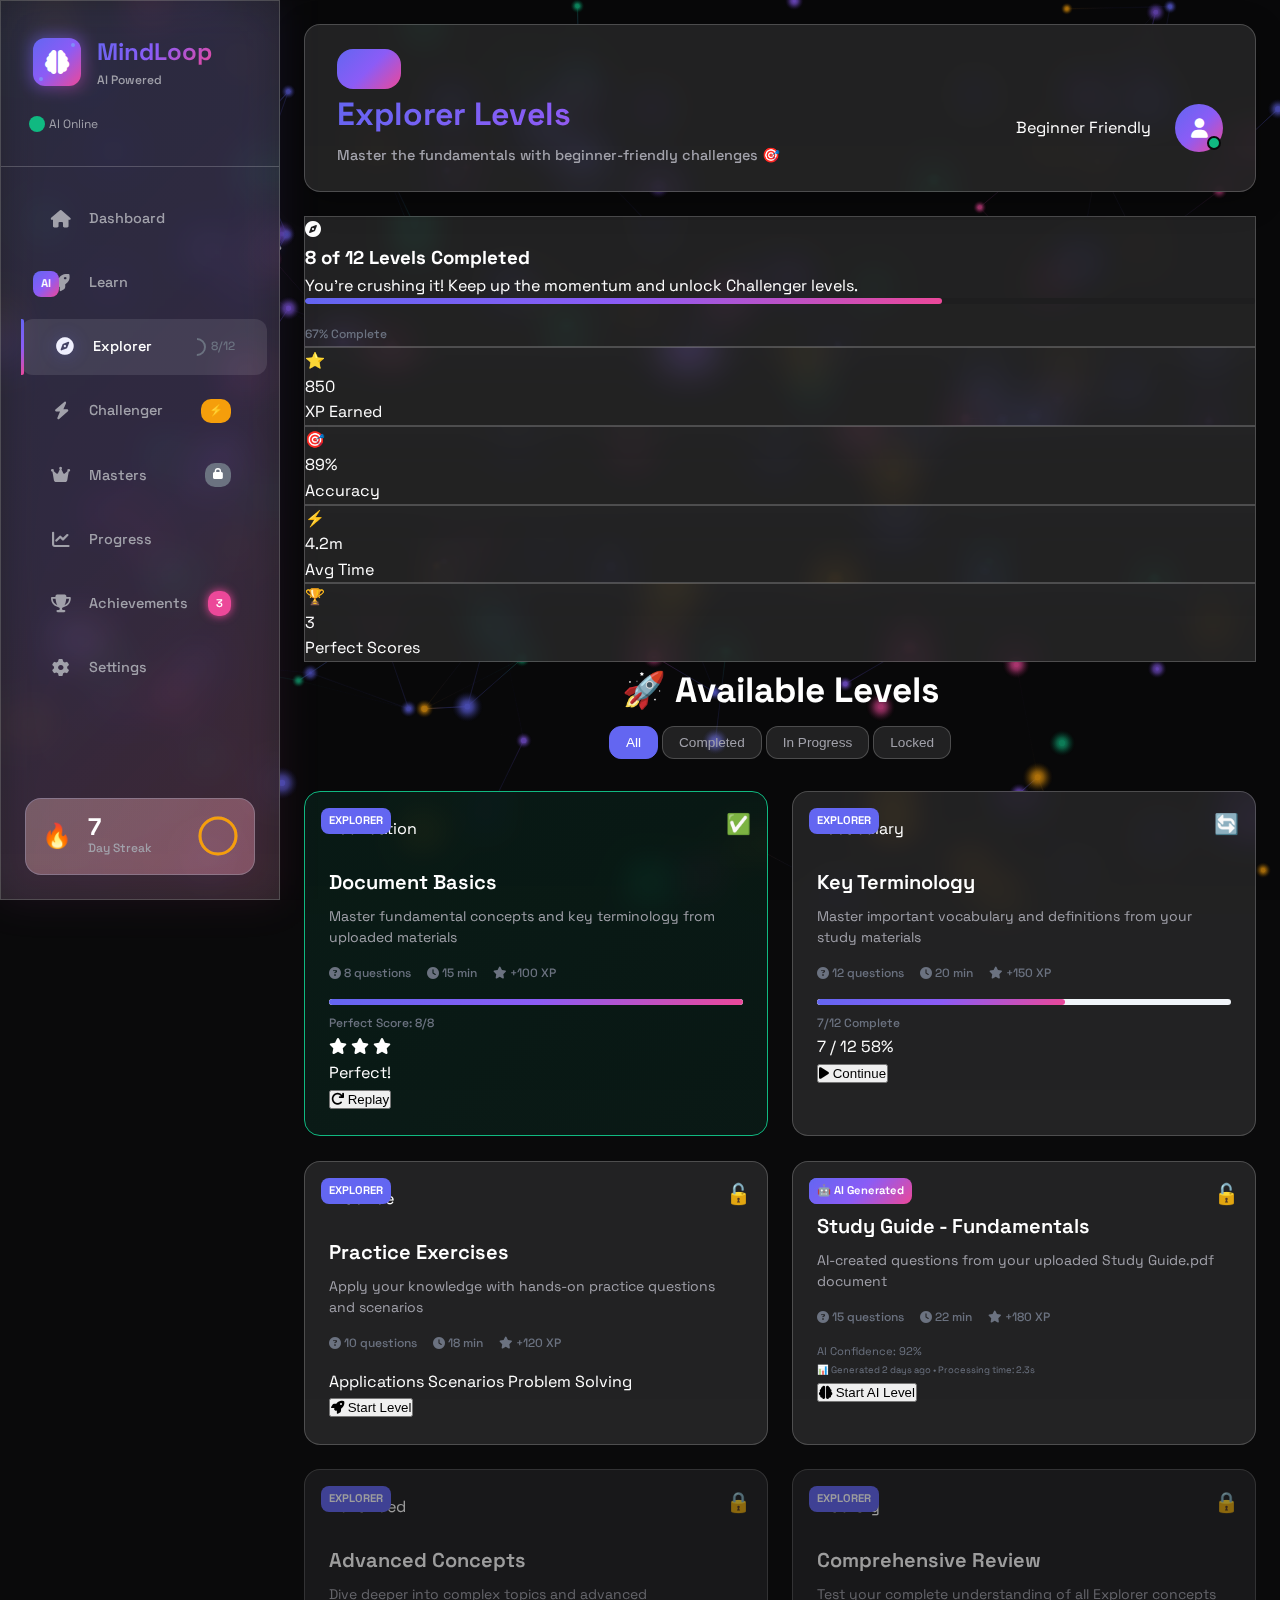
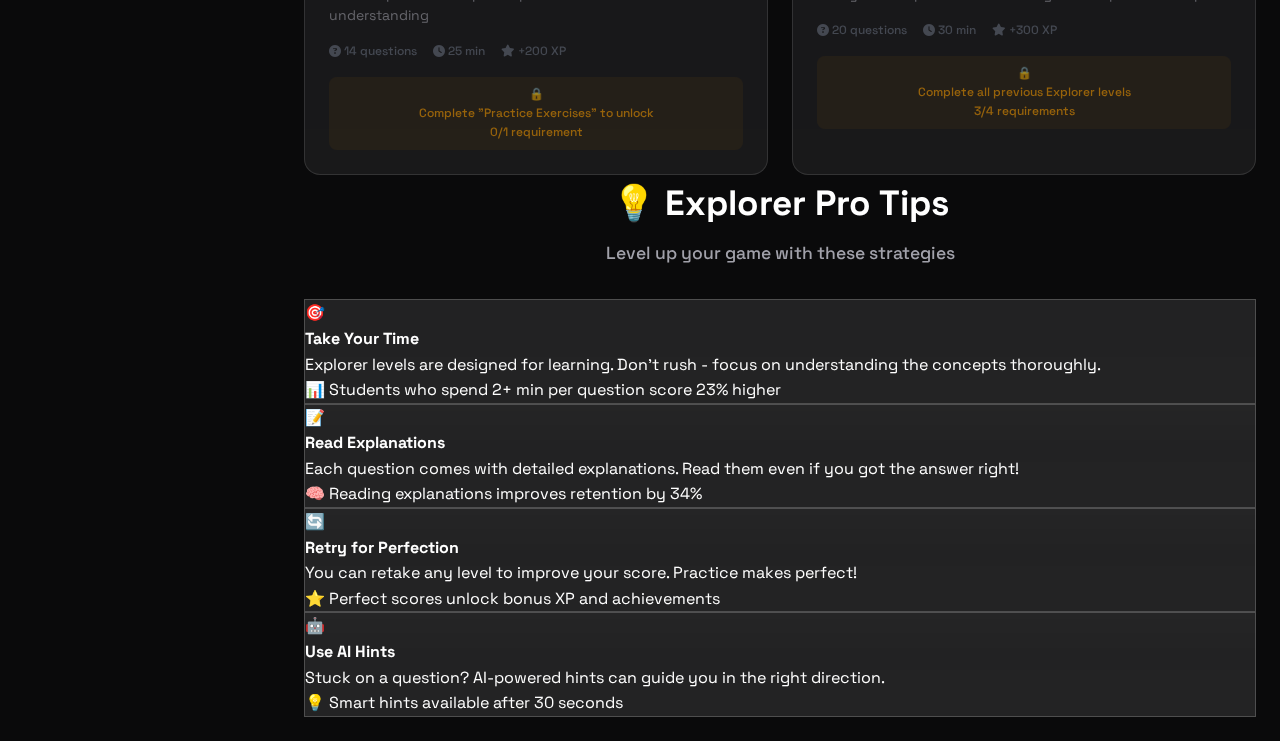
<file: explorer.html>
<!DOCTYPE html>
<html lang="en">
<head>
    <meta charset="UTF-8">
    <meta name="viewport" content="width=device-width, initial-scale=1.0">
    <title>MindLoop • Explorer Levels</title>
    <link rel="stylesheet" href="style.css">
    <link href="https://cdnjs.cloudflare.com/ajax/libs/font-awesome/6.5.0/css/all.min.css" rel="stylesheet">
    <link href="https://fonts.googleapis.com/css2?family=Space+Grotesk:wght@300;400;500;600;700&display=swap" rel="stylesheet">
</head>
<body class="dark-theme">
    <!-- Background -->
    <div class="particle-canvas" id="particle-canvas"></div>
    <canvas id="neural-bg" class="neural-background"></canvas>

    <div class="app-container">
        <!-- Sidebar (same as other pages) -->
        <nav class="sidebar neo-glass" id="sidebar">
            <div class="sidebar-glow"></div>
            
            <div class="sidebar-header">
                <div class="logo-container hover-float">
                    <div class="logo-icon">
                        <i class="fas fa-brain"></i>
                        <div class="icon-particles"></div>
                    </div>
                    <div class="logo-text">
                        <span class="logo-main gradient-text">MindLoop</span>
                        <span class="logo-sub">AI Powered</span>
                    </div>
                </div>
                
                <div class="ai-status-indicator">
                    <div class="ai-dot pulsing"></div>
                    <span class="ai-status-text">AI Online</span>
                </div>
            </div>
            
            <div class="sidebar-nav">
                <ul class="nav-list">
                    <li class="nav-item">
                        <a href="index.html" class="nav-link magnetic-hover">
                            <div class="nav-icon-container">
                                <i class="fas fa-home nav-icon"></i>
                                <div class="icon-orb"></div>
                            </div>
                            <span class="nav-text">Dashboard</span>
                        </a>
                    </li>
                    <li class="nav-item">
                        <a href="learn.html" class="nav-link magnetic-hover">
                            <div class="nav-icon-container">
                                <i class="fas fa-rocket nav-icon"></i>
                                <div class="icon-orb"></div>
                            </div>
                            <span class="nav-text">Learn</span>
                            <div class="nav-badge ai-badge">AI</div>
                        </a>
                    </li>
                    <li class="nav-item">
                        <a href="explorer.html" class="nav-link active magnetic-hover">
                            <div class="nav-icon-container">
                                <i class="fas fa-compass nav-icon"></i>
                                <div class="icon-orb"></div>
                            </div>
                            <span class="nav-text">Explorer</span>
                            <div class="nav-progress">
                                <div class="progress-ring">
                                    <svg><circle cx="10" cy="10" r="8"></circle></svg>
                                </div>
                                <span class="progress-text">8/12</span>
                            </div>
                        </a>
                    </li>
                    <li class="nav-item">
                        <a href="challenger.html" class="nav-link magnetic-hover">
                            <div class="nav-icon-container">
                                <i class="fas fa-bolt nav-icon"></i>
                                <div class="icon-orb"></div>
                            </div>
                            <span class="nav-text">Challenger</span>
                            <div class="nav-badge energy">⚡</div>
                        </a>
                    </li>
                    <li class="nav-item">
                        <a href="masters.html" class="nav-link magnetic-hover">
                            <div class="nav-icon-container">
                                <i class="fas fa-crown nav-icon"></i>
                                <div class="icon-orb"></div>
                            </div>
                            <span class="nav-text">Masters</span>
                            <div class="nav-badge locked">
                                <i class="fas fa-lock"></i>
                            </div>
                        </a>
                    </li>
                    <li class="nav-item">
                        <a href="progress.html" class="nav-link magnetic-hover">
                            <div class="nav-icon-container">
                                <i class="fas fa-chart-line nav-icon"></i>
                                <div class="icon-orb"></div>
                            </div>
                            <span class="nav-text">Progress</span>
                        </a>
                    </li>
                    <li class="nav-item">
                        <a href="achievements.html" class="nav-link magnetic-hover">
                            <div class="nav-icon-container">
                                <i class="fas fa-trophy nav-icon"></i>
                                <div class="icon-orb"></div>
                            </div>
                            <span class="nav-text">Achievements</span>
                            <div class="nav-badge new-glow">3</div>
                        </a>
                    </li>
                    <li class="nav-item">
                        <a href="settings.html" class="nav-link magnetic-hover">
                            <div class="nav-icon-container">
                                <i class="fas fa-cog nav-icon"></i>
                                <div class="icon-orb"></div>
                            </div>
                            <span class="nav-text">Settings</span>
                        </a>
                    </li>
                </ul>
            </div>

            <div class="streak-widget neo-glass hover-float">
                <div class="streak-fire">🔥</div>
                <div class="streak-info">
                    <div class="streak-number">7</div>
                    <div class="streak-text">Day Streak</div>
                </div>
                <div class="streak-progress-ring">
                    <svg>
                        <circle cx="20" cy="20" r="18"></circle>
                        <circle cx="20" cy="20" r="18" class="progress" style="--progress: 46%"></circle>
                    </svg>
                </div>
            </div>
        </nav>

        <!-- Main Content -->
        <main class="main-content">
            <!-- Header -->
            <header class="header neo-glass floating-header">
                <button class="mobile-toggle futuristic-btn" id="mobile-toggle">
                    <div class="toggle-lines">
                        <span></span><span></span><span></span>
                    </div>
                </button>
                
                <div class="header-content">
                    <div class="header-left">
                        <h1 class="page-title holographic-text">Explorer Levels</h1>
                        <p class="page-subtitle">Master the fundamentals with beginner-friendly challenges 🎯</p>
                    </div>
                    
                    <div class="header-right">
                        <div class="level-badge explorer">Beginner Friendly</div>
                        
                        <div class="user-profile hover-lift">
                            <div class="profile-avatar">
                                <i class="fas fa-user"></i>
                                <div class="online-indicator"></div>
                            </div>
                        </div>
                    </div>
                </div>
            </header>

            <!-- Explorer Content -->
            <div class="content-area">
                <!-- Level Overview -->
                <section class="level-overview">
                    <div class="overview-card neo-glass hover-lift" data-tilt>
                        <div class="overview-bg"></div>
                        <div class="overview-content">
                            <div class="overview-icon">
                                <i class="fas fa-compass"></i>
                                <div class="icon-rings"></div>
                            </div>
                            <div class="overview-text">
                                <h3>8 of 12 Levels Completed</h3>
                                <p>You're crushing it! Keep up the momentum and unlock Challenger levels.</p>
                                <div class="overview-progress">
                                    <div class="progress-bar large">
                                        <div class="progress-fill" style="width: 67%"></div>
                                        <div class="progress-glow"></div>
                                    </div>
                                    <span class="progress-text">67% Complete</span>
                                </div>
                            </div>
                        </div>
                    </div>
                </section>

                <!-- Quick Stats -->
                <section class="quick-stats">
                    <div class="stats-grid mini">
                        <div class="stat-mini neo-glass">
                            <div class="stat-icon">⭐</div>
                            <div class="stat-value">850</div>
                            <div class="stat-label">XP Earned</div>
                        </div>
                        <div class="stat-mini neo-glass">
                            <div class="stat-icon">🎯</div>
                            <div class="stat-value">89%</div>
                            <div class="stat-label">Accuracy</div>
                        </div>
                        <div class="stat-mini neo-glass">
                            <div class="stat-icon">⚡</div>
                            <div class="stat-value">4.2m</div>
                            <div class="stat-label">Avg Time</div>
                        </div>
                        <div class="stat-mini neo-glass">
                            <div class="stat-icon">🏆</div>
                            <div class="stat-value">3</div>
                            <div class="stat-label">Perfect Scores</div>
                        </div>
                    </div>
                </section>

                <!-- Levels Grid -->
                <section class="levels-section">
                    <div class="section-header">
                        <h2 class="section-title">🚀 Available Levels</h2>
                        <div class="level-filters">
                            <button class="filter-btn active">All</button>
                            <button class="filter-btn">Completed</button>
                            <button class="filter-btn">In Progress</button>
                            <button class="filter-btn">Locked</button>
                        </div>
                    </div>
                    
                    <div class="levels-grid">
                        <!-- Completed Level -->
                        <div class="level-card completed neo-glass hover-lift" data-tilt onclick="startLevel('explorer-1')">
                            <div class="level-bg-effect"></div>
                            <div class="level-status">✅</div>
                            <div class="level-difficulty explorer">Explorer</div>
                            <div class="level-type">Foundation</div>
                            
                            <div class="level-content">
                                <h4>Document Basics</h4>
                                <p>Master fundamental concepts and key terminology from uploaded materials</p>
                                
                                <div class="level-meta">
                                    <span class="question-count"><i class="fas fa-question-circle"></i> 8 questions</span>
                                    <span class="time-estimate"><i class="fas fa-clock"></i> 15 min</span>
                                    <span class="points-earned"><i class="fas fa-star"></i> +100 XP</span>
                                </div>
                                
                                <div class="level-progress">
                                    <div class="progress-bar">
                                        <div class="progress-fill" style="width: 100%"></div>
                                    </div>
                                    <span class="progress-text">Perfect Score: 8/8</span>
                                </div>
                                
                                <div class="level-score">
                                    <div class="score-stars">
                                        <i class="fas fa-star"></i>
                                        <i class="fas fa-star"></i>
                                        <i class="fas fa-star"></i>
                                    </div>
                                    <span class="score-text">Perfect!</span>
                                </div>
                            </div>
                            
                            <button class="level-action replay">
                                <i class="fas fa-redo"></i>
                                <span>Replay</span>
                            </button>
                        </div>

                        <!-- In Progress Level -->
                        <div class="level-card in-progress neo-glass hover-lift" data-tilt onclick="startLevel('explorer-2')">
                            <div class="level-bg-effect"></div>
                            <div class="level-status">🔄</div>
                            <div class="level-difficulty explorer">Explorer</div>
                            <div class="level-type">Vocabulary</div>
                            
                            <div class="level-content">
                                <h4>Key Terminology</h4>
                                <p>Master important vocabulary and definitions from your study materials</p>
                                
                                <div class="level-meta">
                                    <span class="question-count"><i class="fas fa-question-circle"></i> 12 questions</span>
                                    <span class="time-estimate"><i class="fas fa-clock"></i> 20 min</span>
                                    <span class="points-available"><i class="fas fa-star"></i> +150 XP</span>
                                </div>
                                
                                <div class="level-progress">
                                    <div class="progress-bar">
                                        <div class="progress-fill" style="width: 60%"></div>
                                        <div class="progress-indicator" style="left: 60%"></div>
                                    </div>
                                    <span class="progress-text">7/12 Complete</span>
                                </div>
                                
                                <div class="current-score">
                                    <span class="score-current">7</span>
                                    <span class="score-separator">/</span>
                                    <span class="score-total">12</span>
                                    <span class="score-percentage">58%</span>
                                </div>
                            </div>
                            
                            <button class="level-action continue">
                                <i class="fas fa-play"></i>
                                <span>Continue</span>
                            </button>
                        </div>

                        <!-- Unlocked Level -->
                        <div class="level-card unlocked neo-glass hover-lift" data-tilt onclick="startLevel('explorer-3')">
                            <div class="level-bg-effect"></div>
                            <div class="level-status">🔓</div>
                            <div class="level-difficulty explorer">Explorer</div>
                            <div class="level-type">Practice</div>
                            
                            <div class="level-content">
                                <h4>Practice Exercises</h4>
                                <p>Apply your knowledge with hands-on practice questions and scenarios</p>
                                
                                <div class="level-meta">
                                    <span class="question-count"><i class="fas fa-question-circle"></i> 10 questions</span>
                                    <span class="time-estimate"><i class="fas fa-clock"></i> 18 min</span>
                                    <span class="points-available"><i class="fas fa-star"></i> +120 XP</span>
                                </div>
                                
                                <div class="level-preview">
                                    <div class="preview-topics">
                                        <span class="topic-tag">Applications</span>
                                        <span class="topic-tag">Scenarios</span>
                                        <span class="topic-tag">Problem Solving</span>
                                    </div>
                                </div>
                            </div>
                            
                            <button class="level-action start">
                                <i class="fas fa-rocket"></i>
                                <span>Start Level</span>
                            </button>
                        </div>

                        <!-- AI Generated Level -->
                        <div class="level-card ai-generated unlocked neo-glass hover-lift" data-tilt onclick="startLevel('explorer-ai-1')">
                            <div class="level-bg-effect ai"></div>
                            <div class="level-status">🔓</div>
                            <div class="level-difficulty explorer">Explorer</div>
                            <div class="ai-badge">🤖 AI Generated</div>
                            
                            <div class="level-content">
                                <h4>Study Guide - Fundamentals</h4>
                                <p>AI-created questions from your uploaded Study Guide.pdf document</p>
                                
                                <div class="level-meta">
                                    <span class="question-count"><i class="fas fa-question-circle"></i> 15 questions</span>
                                    <span class="time-estimate"><i class="fas fa-clock"></i> 22 min</span>
                                    <span class="points-available"><i class="fas fa-star"></i> +180 XP</span>
                                </div>
                                
                                <div class="ai-stats">
                                    <div class="ai-confidence">
                                        <span class="confidence-label">AI Confidence:</span>
                                        <span class="confidence-value">92%</span>
                                        <div class="confidence-bar">
                                            <div class="confidence-fill" style="width: 92%"></div>
                                        </div>
                                    </div>
                                    <div class="generation-time">
                                        <small>📊 Generated 2 days ago • Processing time: 2.3s</small>
                                    </div>
                                </div>
                            </div>
                            
                            <button class="level-action start ai">
                                <i class="fas fa-brain"></i>
                                <span>Start AI Level</span>
                            </button>
                        </div>

                        <!-- Locked Level -->
                        <div class="level-card locked neo-glass">
                            <div class="level-bg-effect locked"></div>
                            <div class="level-status">🔒</div>
                            <div class="level-difficulty explorer">Explorer</div>
                            <div class="level-type">Advanced</div>
                            
                            <div class="level-content">
                                <h4>Advanced Concepts</h4>
                                <p>Dive deeper into complex topics and advanced understanding</p>
                                
                                <div class="level-meta disabled">
                                    <span class="question-count"><i class="fas fa-question-circle"></i> 14 questions</span>
                                    <span class="time-estimate"><i class="fas fa-clock"></i> 25 min</span>
                                    <span class="points-available"><i class="fas fa-star"></i> +200 XP</span>
                                </div>
                                
                                <div class="unlock-requirement">
                                    <div class="requirement-icon">🔒</div>
                                    <div class="requirement-text">
                                        <span>Complete "Practice Exercises" to unlock</span>
                                        <div class="requirement-progress">
                                            <div class="req-bar">
                                                <div class="req-fill" style="width: 0%"></div>
                                            </div>
                                            <span>0/1 requirement</span>
                                        </div>
                                    </div>
                                </div>
                            </div>
                        </div>

                        <!-- More Locked Levels -->
                        <div class="level-card locked neo-glass">
                            <div class="level-bg-effect locked"></div>
                            <div class="level-status">🔒</div>
                            <div class="level-difficulty explorer">Explorer</div>
                            <div class="level-type">Mastery</div>
                            
                            <div class="level-content">
                                <h4>Comprehensive Review</h4>
                                <p>Test your complete understanding of all Explorer concepts</p>
                                
                                <div class="level-meta disabled">
                                    <span class="question-count"><i class="fas fa-question-circle"></i> 20 questions</span>
                                    <span class="time-estimate"><i class="fas fa-clock"></i> 30 min</span>
                                    <span class="points-available"><i class="fas fa-star"></i> +300 XP</span>
                                </div>
                                
                                <div class="unlock-requirement">
                                    <div class="requirement-icon">🔒</div>
                                    <div class="requirement-text">
                                        <span>Complete all previous Explorer levels</span>
                                        <div class="requirement-progress">
                                            <div class="req-bar">
                                                <div class="req-fill" style="width: 75%"></div>
                                            </div>
                                            <span>3/4 requirements</span>
                                        </div>
                                    </div>
                                </div>
                            </div>
                        </div>
                    </div>
                </section>

                <!-- Tips & Strategies -->
                <section class="tips-section">
                    <div class="section-header">
                        <h2 class="section-title">💡 Explorer Pro Tips</h2>
                        <p class="section-subtitle">Level up your game with these strategies</p>
                    </div>
                    
                    <div class="tips-grid">
                        <div class="tip-card neo-glass hover-lift" data-tilt>
                            <div class="tip-icon">🎯</div>
                            <h4>Take Your Time</h4>
                            <p>Explorer levels are designed for learning. Don't rush - focus on understanding the concepts thoroughly.</p>
                            <div class="tip-stats">
                                <span class="tip-metric">📊 Students who spend 2+ min per question score 23% higher</span>
                            </div>
                        </div>
                        
                        <div class="tip-card neo-glass hover-lift" data-tilt>
                            <div class="tip-icon">📝</div>
                            <h4>Read Explanations</h4>
                            <p>Each question comes with detailed explanations. Read them even if you got the answer right!</p>
                            <div class="tip-stats">
                                <span class="tip-metric">🧠 Reading explanations improves retention by 34%</span>
                            </div>
                        </div>
                        
                        <div class="tip-card neo-glass hover-lift" data-tilt>
                            <div class="tip-icon">🔄</div>
                            <h4>Retry for Perfection</h4>
                            <p>You can retake any level to improve your score. Practice makes perfect!</p>
                            <div class="tip-stats">
                                <span class="tip-metric">⭐ Perfect scores unlock bonus XP and achievements</span>
                            </div>
                        </div>
                        
                        <div class="tip-card neo-glass hover-lift" data-tilt>
                            <div class="tip-icon">🤖</div>
                            <h4>Use AI Hints</h4>
                            <p>Stuck on a question? AI-powered hints can guide you in the right direction.</p>
                            <div class="tip-stats">
                                <span class="tip-metric">💡 Smart hints available after 30 seconds</span>
                            </div>
                        </div>
                    </div>
                </section>
            </div>
        </main>
    </div>

    <!-- Scripts -->
    <script src="particles.js"></script>
    <script src="physics.js"></script>
    <script src="ai-processor.js"></script>
    <script src="script.js"></script>
</body>
</html>
</file>
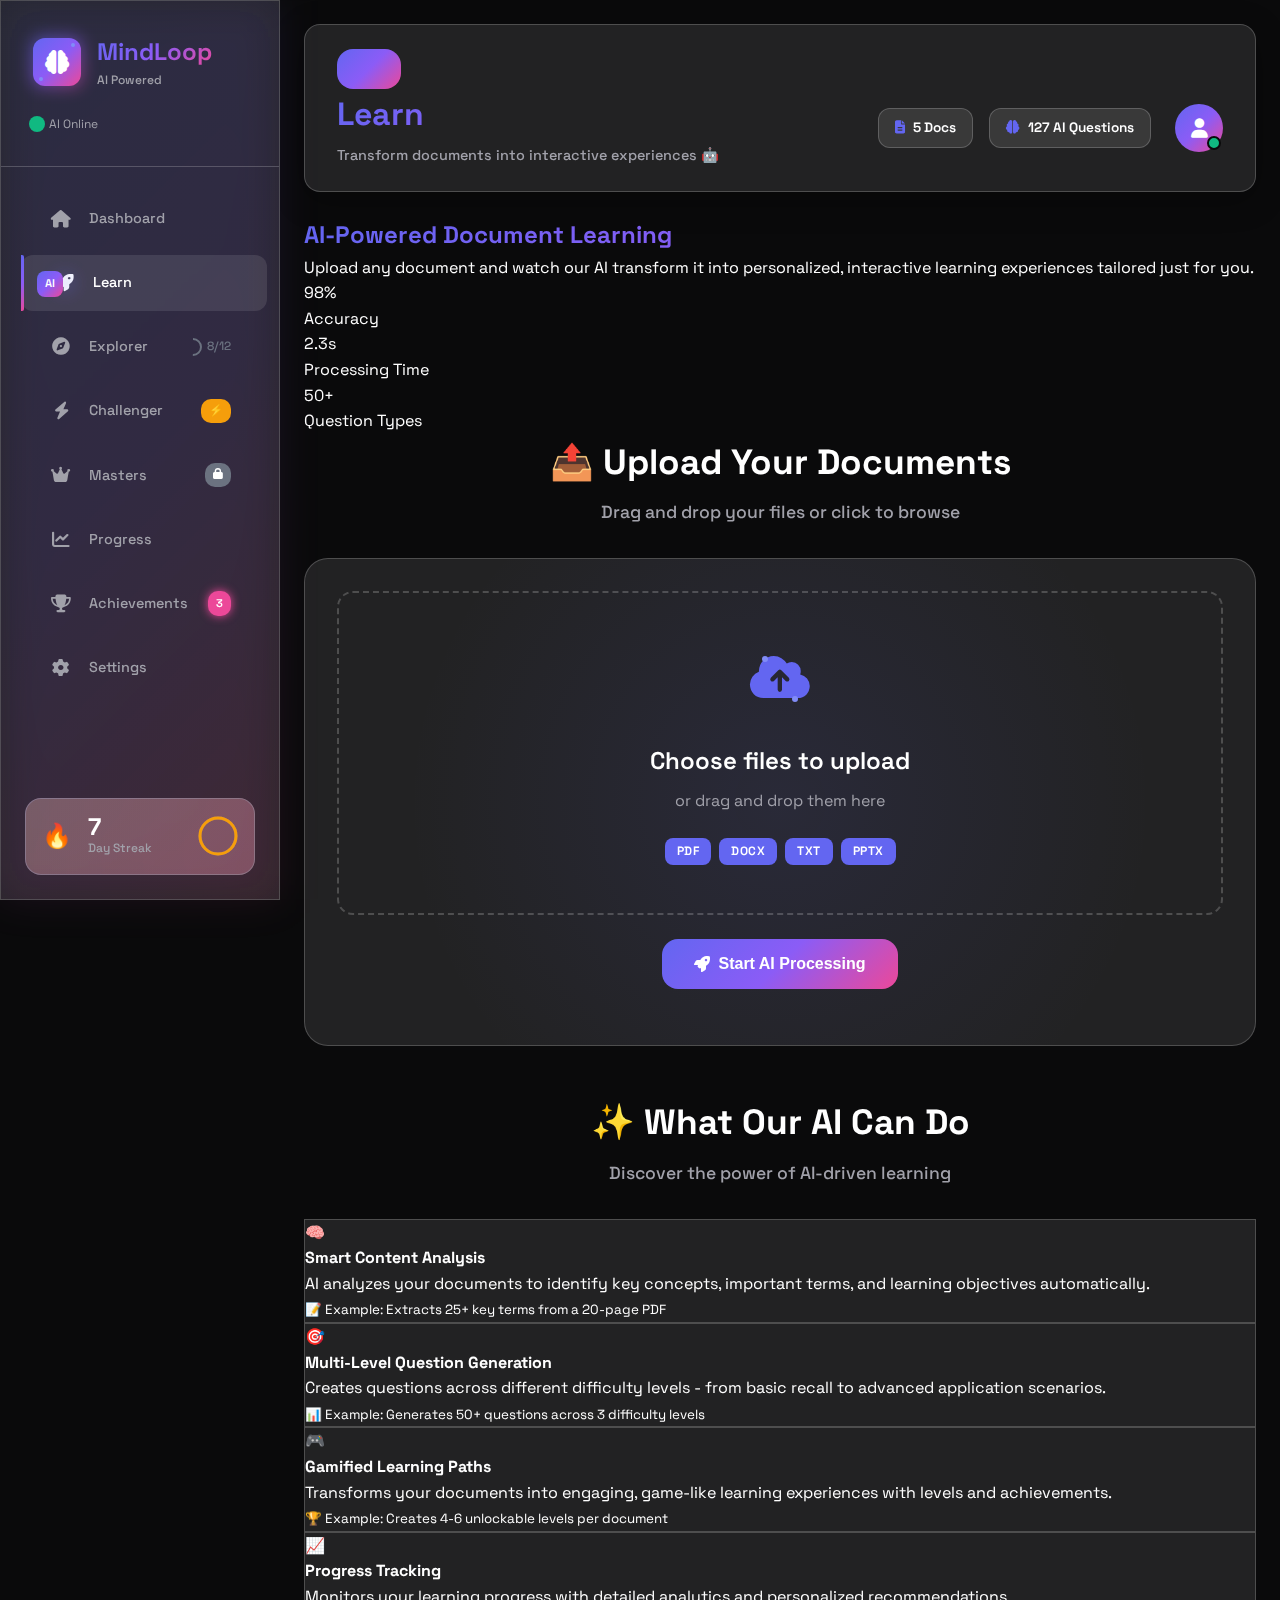
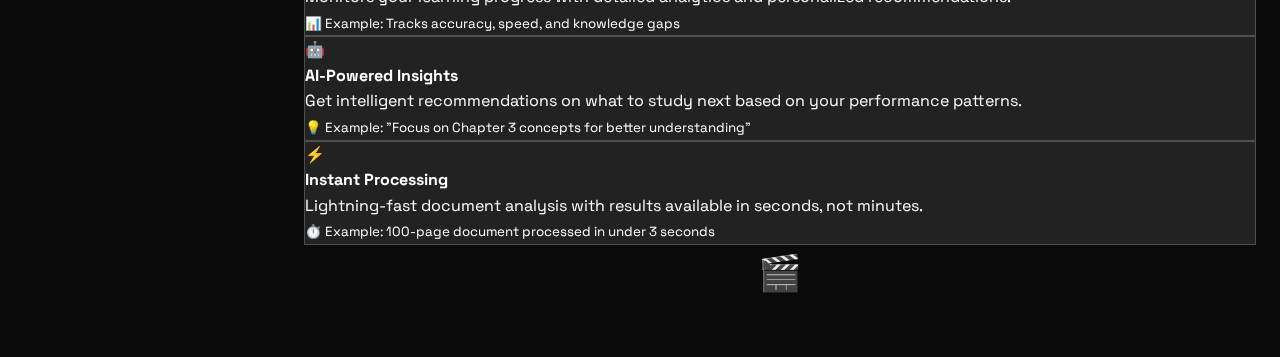
<file: learn.html>
<!DOCTYPE html>
<html lang="en">
<head>
    <meta charset="UTF-8">
    <meta name="viewport" content="width=device-width, initial-scale=1.0">
    <title>MindLoop • Learn</title>
    <link rel="stylesheet" href="style.css">
    <link href="https://cdnjs.cloudflare.com/ajax/libs/font-awesome/6.5.0/css/all.min.css" rel="stylesheet">
    <link href="https://fonts.googleapis.com/css2?family=Space+Grotesk:wght@300;400;500;600;700&display=swap" rel="stylesheet">
</head>
<body class="dark-theme">
    <!-- Background -->
    <div class="particle-canvas" id="particle-canvas"></div>
    <canvas id="neural-bg" class="neural-background"></canvas>

    <div class="app-container">
        <!-- Sidebar -->
        <nav class="sidebar neo-glass" id="sidebar">
            <div class="sidebar-glow"></div>
            
            <div class="sidebar-header">
                <div class="logo-container hover-float">
                    <div class="logo-icon">
                        <i class="fas fa-brain"></i>
                        <div class="icon-particles"></div>
                    </div>
                    <div class="logo-text">
                        <span class="logo-main gradient-text">MindLoop</span>
                        <span class="logo-sub">AI Powered</span>
                    </div>
                </div>
                
                <div class="ai-status-indicator">
                    <div class="ai-dot pulsing"></div>
                    <span class="ai-status-text">AI Online</span>
                </div>
            </div>
            
            <div class="sidebar-nav">
                <ul class="nav-list">
                    <li class="nav-item">
                        <a href="index.html" class="nav-link magnetic-hover">
                            <div class="nav-icon-container">
                                <i class="fas fa-home nav-icon"></i>
                                <div class="icon-orb"></div>
                            </div>
                            <span class="nav-text">Dashboard</span>
                        </a>
                    </li>
                    <li class="nav-item">
                        <a href="learn.html" class="nav-link active magnetic-hover">
                            <div class="nav-icon-container">
                                <i class="fas fa-rocket nav-icon"></i>
                                <div class="icon-orb"></div>
                            </div>
                            <span class="nav-text">Learn</span>
                            <div class="nav-badge ai-badge">AI</div>
                        </a>
                    </li>
                    <li class="nav-item">
                        <a href="explorer.html" class="nav-link magnetic-hover">
                            <div class="nav-icon-container">
                                <i class="fas fa-compass nav-icon"></i>
                                <div class="icon-orb"></div>
                            </div>
                            <span class="nav-text">Explorer</span>
                            <div class="nav-progress">
                                <div class="progress-ring">
                                    <svg><circle cx="10" cy="10" r="8"></circle></svg>
                                </div>
                                <span class="progress-text">8/12</span>
                            </div>
                        </a>
                    </li>
                    <li class="nav-item">
                        <a href="challenger.html" class="nav-link magnetic-hover">
                            <div class="nav-icon-container">
                                <i class="fas fa-bolt nav-icon"></i>
                                <div class="icon-orb"></div>
                            </div>
                            <span class="nav-text">Challenger</span>
                            <div class="nav-badge energy">⚡</div>
                        </a>
                    </li>
                    <li class="nav-item">
                        <a href="masters.html" class="nav-link magnetic-hover">
                            <div class="nav-icon-container">
                                <i class="fas fa-crown nav-icon"></i>
                                <div class="icon-orb"></div>
                            </div>
                            <span class="nav-text">Masters</span>
                            <div class="nav-badge locked">
                                <i class="fas fa-lock"></i>
                            </div>
                        </a>
                    </li>
                    <li class="nav-item">
                        <a href="progress.html" class="nav-link magnetic-hover">
                            <div class="nav-icon-container">
                                <i class="fas fa-chart-line nav-icon"></i>
                                <div class="icon-orb"></div>
                            </div>
                            <span class="nav-text">Progress</span>
                        </a>
                    </li>
                    <li class="nav-item">
                        <a href="achievements.html" class="nav-link magnetic-hover">
                            <div class="nav-icon-container">
                                <i class="fas fa-trophy nav-icon"></i>
                                <div class="icon-orb"></div>
                            </div>
                            <span class="nav-text">Achievements</span>
                            <div class="nav-badge new-glow">3</div>
                        </a>
                    </li>
                    <li class="nav-item">
                        <a href="settings.html" class="nav-link magnetic-hover">
                            <div class="nav-icon-container">
                                <i class="fas fa-cog nav-icon"></i>
                                <div class="icon-orb"></div>
                            </div>
                            <span class="nav-text">Settings</span>
                        </a>
                    </li>
                </ul>
            </div>

            <div class="streak-widget neo-glass hover-float">
                <div class="streak-fire">🔥</div>
                <div class="streak-info">
                    <div class="streak-number">7</div>
                    <div class="streak-text">Day Streak</div>
                </div>
                <div class="streak-progress-ring">
                    <svg>
                        <circle cx="20" cy="20" r="18"></circle>
                        <circle cx="20" cy="20" r="18" class="progress" style="--progress: 46%"></circle>
                    </svg>
                </div>
            </div>
        </nav>

        <!-- Main Content -->
        <main class="main-content">
            <!-- Header -->
            <header class="header neo-glass floating-header">
                <button class="mobile-toggle futuristic-btn" id="mobile-toggle">
                    <div class="toggle-lines">
                        <span></span><span></span><span></span>
                    </div>
                </button>
                
                <div class="header-content">
                    <div class="header-left">
                        <h1 class="page-title holographic-text">Learn</h1>
                        <p class="page-subtitle">Transform documents into interactive experiences 🤖</p>
                    </div>
                    
                    <div class="header-right">
                        <div class="stats-mini">
                            <div class="mini-stat">
                                <i class="fas fa-file-alt"></i>
                                <span>5 Docs</span>
                            </div>
                            <div class="mini-stat">
                                <i class="fas fa-brain"></i>
                                <span>127 AI Questions</span>
                            </div>
                        </div>
                        
                        <div class="user-profile hover-lift">
                            <div class="profile-avatar">
                                <i class="fas fa-user"></i>
                                <div class="online-indicator"></div>
                            </div>
                        </div>
                    </div>
                </div>
            </header>

            <!-- Learn Content -->
            <div class="content-area">
                <!-- Hero Section -->
                <section class="learn-hero">
                    <div class="hero-content">
                        <h2 class="hero-title gradient-text">AI-Powered Document Learning</h2>
                        <p class="hero-subtitle">Upload any document and watch our AI transform it into personalized, interactive learning experiences tailored just for you.</p>
                        
                        <div class="hero-stats">
                            <div class="hero-stat">
                                <div class="stat-number">98%</div>
                                <div class="stat-label">Accuracy</div>
                            </div>
                            <div class="hero-stat">
                                <div class="stat-number">2.3s</div>
                                <div class="stat-label">Processing Time</div>
                            </div>
                            <div class="hero-stat">
                                <div class="stat-number">50+</div>
                                <div class="stat-label">Question Types</div>
                            </div>
                        </div>
                    </div>
                </section>

                <!-- AI Upload Section -->
                <section class="ai-upload-section">
                    <div class="section-header">
                        <h2 class="section-title">📤 Upload Your Documents</h2>
                        <p class="section-subtitle">Drag and drop your files or click to browse</p>
                    </div>
                    
                    <div class="upload-container neo-glass hover-lift">
                        <div class="upload-bg-effect"></div>
                        
                        <form id="learn-upload-form" class="upload-form">
                            <div class="upload-zone" id="learn-upload-zone">
                                <input type="file" id="learn-file-input" accept=".pdf,.docx,.txt,.pptx" multiple hidden>
                                
                                <div class="upload-visual">
                                    <div class="upload-icon large">
                                        <i class="fas fa-cloud-upload-alt"></i>
                                        <div class="upload-particles"></div>
                                    </div>
                                    
                                    <div class="upload-text">
                                        <h3>Choose files to upload</h3>
                                        <p>or drag and drop them here</p>
                                        <div class="supported-formats">
                                            <span class="format-tag">PDF</span>
                                            <span class="format-tag">DOCX</span>
                                            <span class="format-tag">TXT</span>
                                            <span class="format-tag">PPTX</span>
                                        </div>
                                    </div>
                                </div>
                                
                                <div class="upload-progress" id="learn-upload-progress">
                                    <div class="progress-bar">
                                        <div class="progress-fill"></div>
                                    </div>
                                    <div class="progress-text">Processing with AI...</div>
                                </div>
                            </div>
                            
                            <div class="file-preview" id="file-preview"></div>
                            
                            <div class="upload-actions">
                                <button type="submit" class="ai-process-btn futuristic-btn">
                                    <i class="fas fa-rocket"></i>
                                    <span>Start AI Processing</span>
                                    <div class="btn-energy"></div>
                                </button>
                            </div>
                        </form>
                        
                        <div class="upload-status" id="learn-upload-status"></div>
                    </div>
                </section>

                <!-- Features Grid -->
                <section class="features-section">
                    <div class="section-header">
                        <h2 class="section-title">✨ What Our AI Can Do</h2>
                        <p class="section-subtitle">Discover the power of AI-driven learning</p>
                    </div>
                    
                    <div class="features-grid">
                        <div class="feature-card neo-glass hover-lift" data-tilt>
                            <div class="feature-icon">🧠</div>
                            <h4>Smart Content Analysis</h4>
                            <p>AI analyzes your documents to identify key concepts, important terms, and learning objectives automatically.</p>
                            <div class="feature-example">
                                <small>📝 Example: Extracts 25+ key terms from a 20-page PDF</small>
                            </div>
                        </div>
                        
                        <div class="feature-card neo-glass hover-lift" data-tilt>
                            <div class="feature-icon">🎯</div>
                            <h4>Multi-Level Question Generation</h4>
                            <p>Creates questions across different difficulty levels - from basic recall to advanced application scenarios.</p>
                            <div class="feature-example">
                                <small>📊 Example: Generates 50+ questions across 3 difficulty levels</small>
                            </div>
                        </div>
                        
                        <div class="feature-card neo-glass hover-lift" data-tilt>
                            <div class="feature-icon">🎮</div>
                            <h4>Gamified Learning Paths</h4>
                            <p>Transforms your documents into engaging, game-like learning experiences with levels and achievements.</p>
                            <div class="feature-example">
                                <small>🏆 Example: Creates 4-6 unlockable levels per document</small>
                            </div>
                        </div>
                        
                        <div class="feature-card neo-glass hover-lift" data-tilt>
                            <div class="feature-icon">📈</div>
                            <h4>Progress Tracking</h4>
                            <p>Monitors your learning progress with detailed analytics and personalized recommendations.</p>
                            <div class="feature-example">
                                <small>📊 Example: Tracks accuracy, speed, and knowledge gaps</small>
                            </div>
                        </div>
                        
                        <div class="feature-card neo-glass hover-lift" data-tilt>
                            <div class="feature-icon">🤖</div>
                            <h4>AI-Powered Insights</h4>
                            <p>Get intelligent recommendations on what to study next based on your performance patterns.</p>
                            <div class="feature-example">
                                <small>💡 Example: "Focus on Chapter 3 concepts for better understanding"</small>
                            </div>
                        </div>
                        
                        <div class="feature-card neo-glass hover-lift" data-tilt>
                            <div class="feature-icon">⚡</div>
                            <h4>Instant Processing</h4>
                            <p>Lightning-fast document analysis with results available in seconds, not minutes.</p>
                            <div class="feature-example">
                                <small>⏱️ Example: 100-page document processed in under 3 seconds</small>
                            </div>
                        </div>
                    </div>
                </section>

                <!-- How It Works -->
                <section class="how-it-works">
                    <div class="section-header">
                        <h2 class="section-title">🎬
</file>
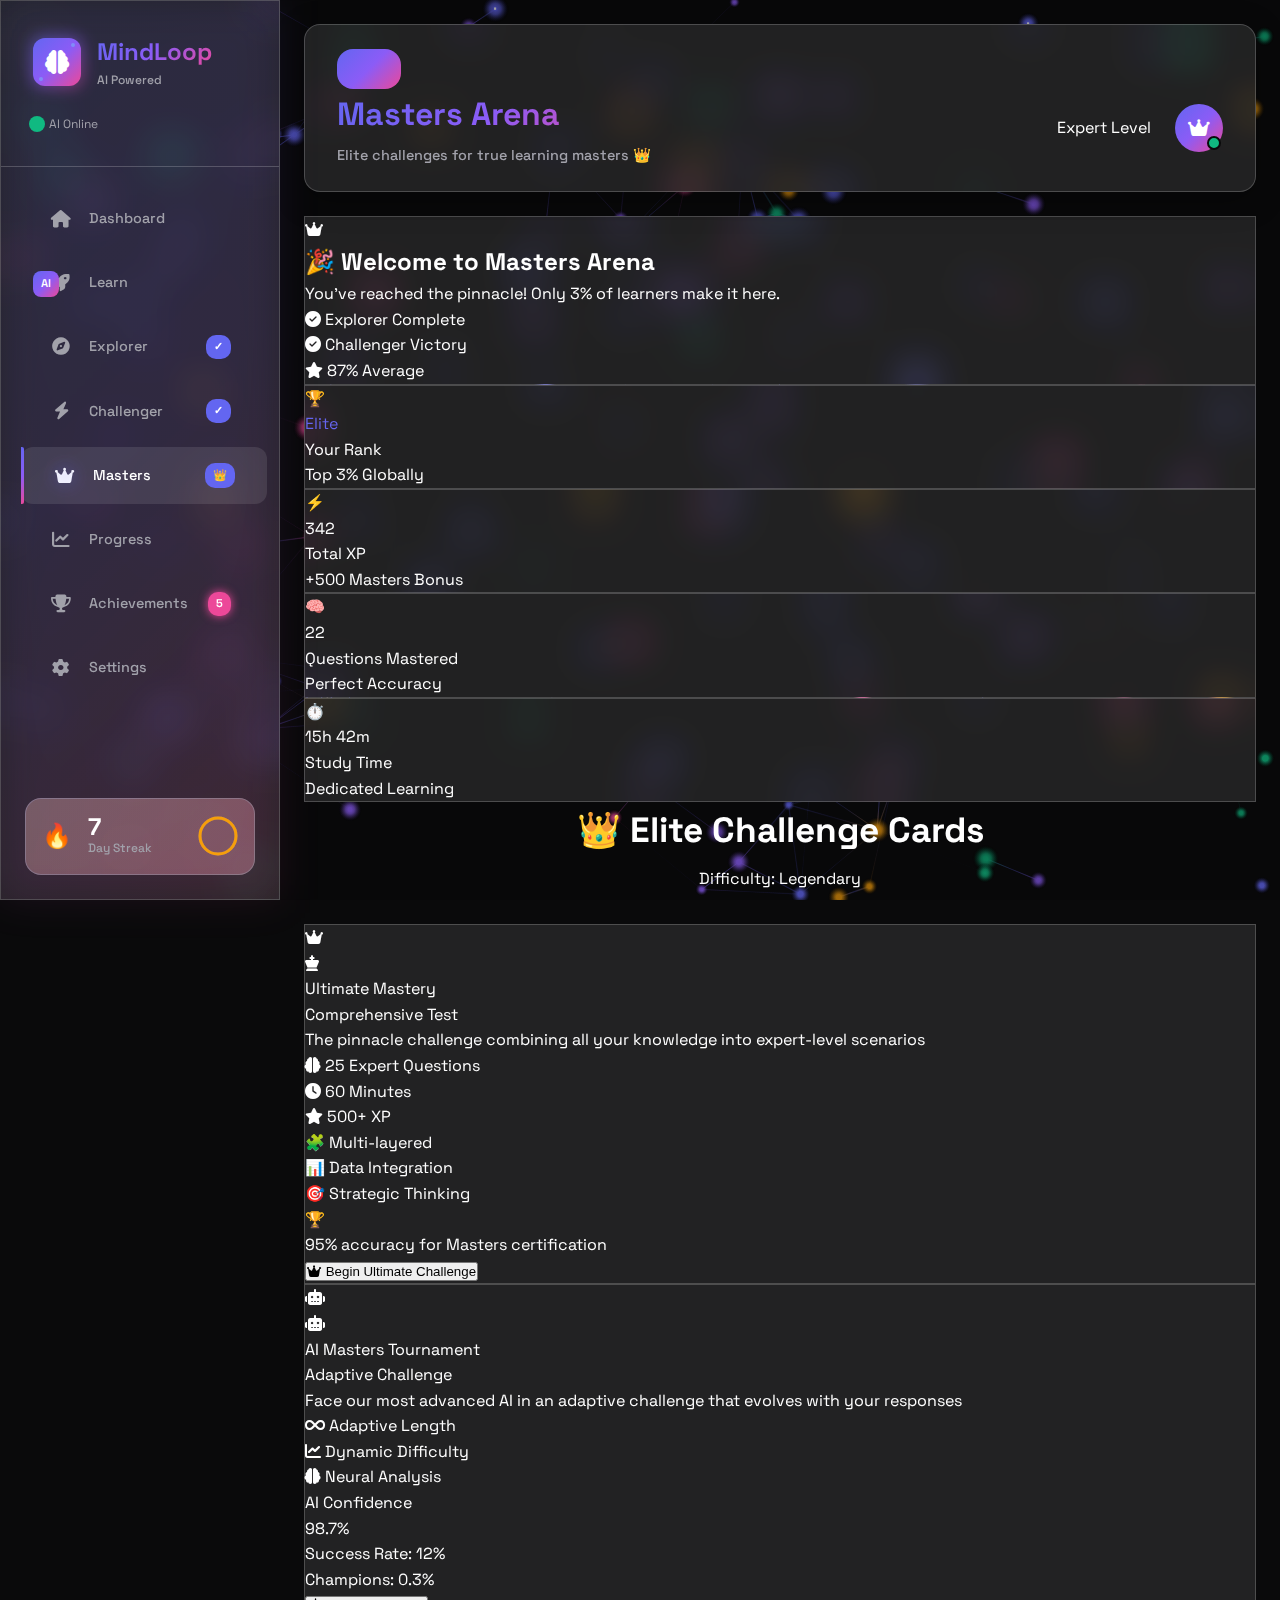
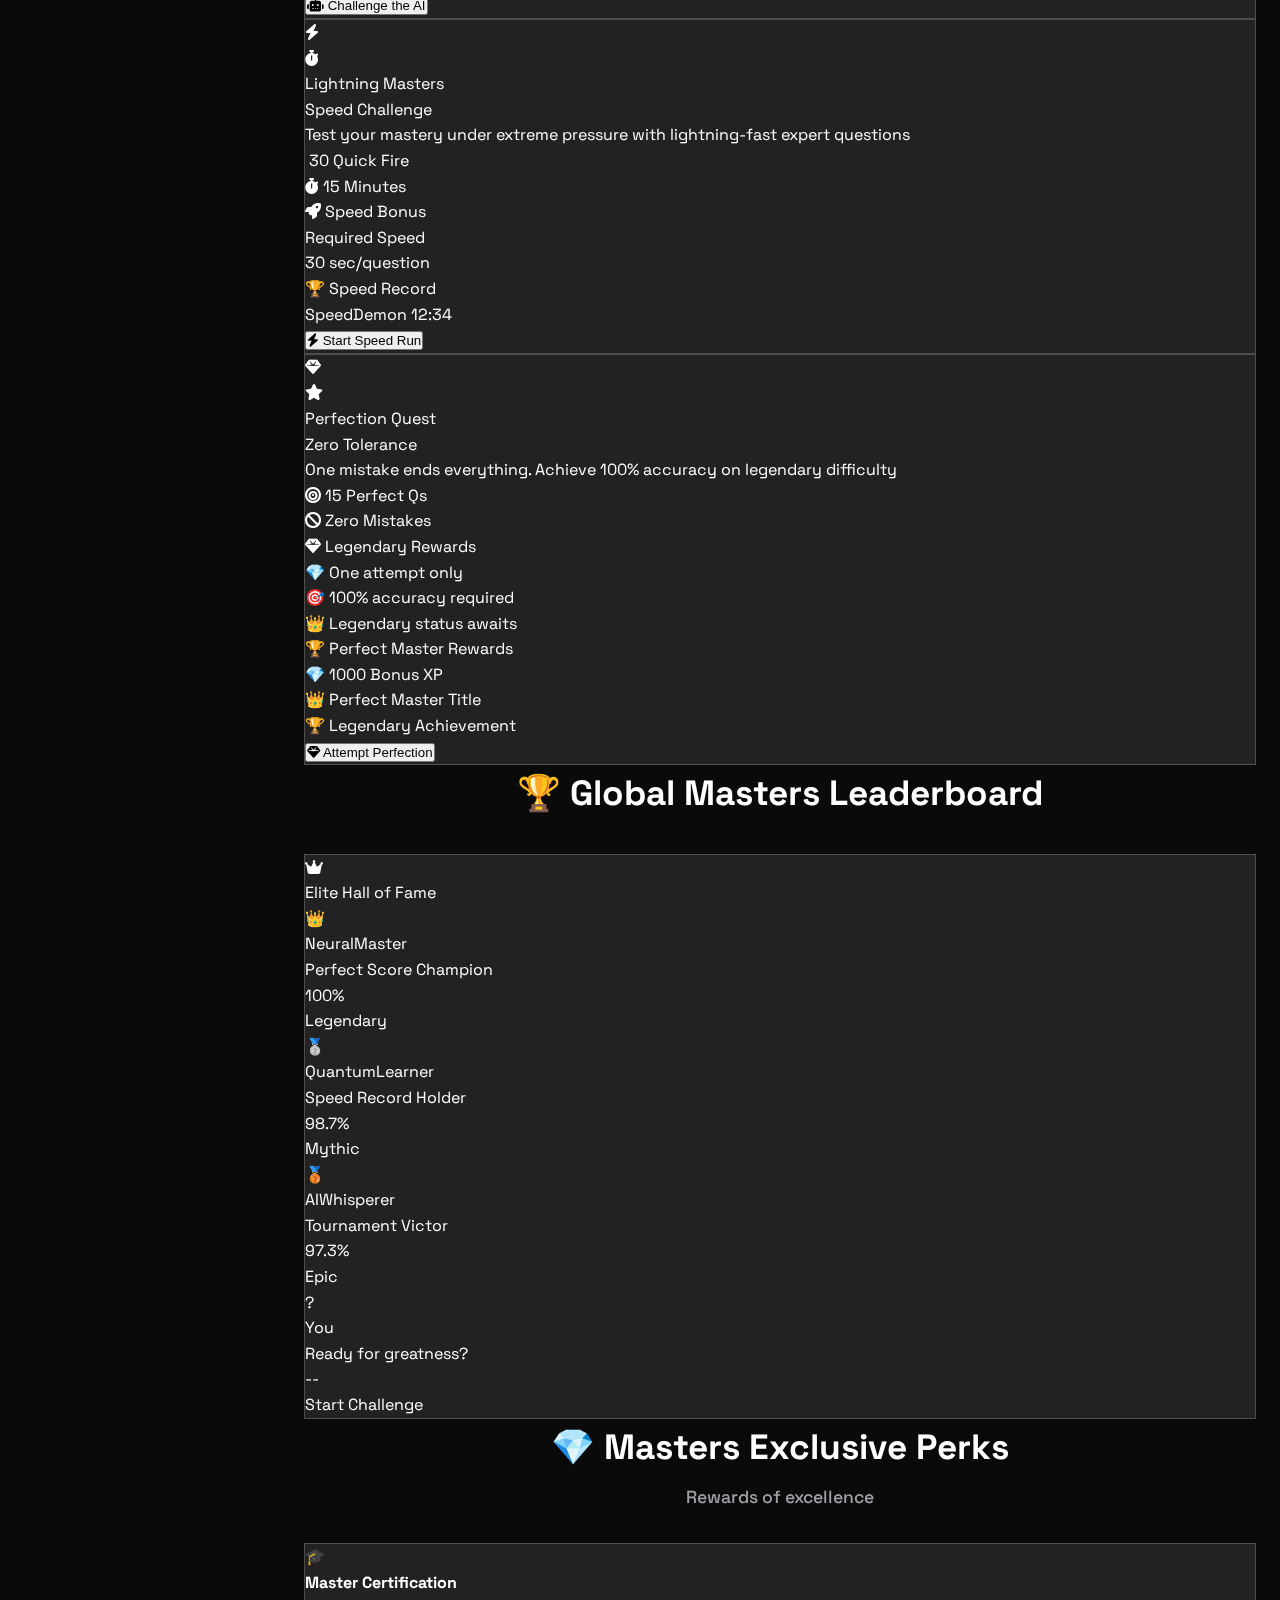
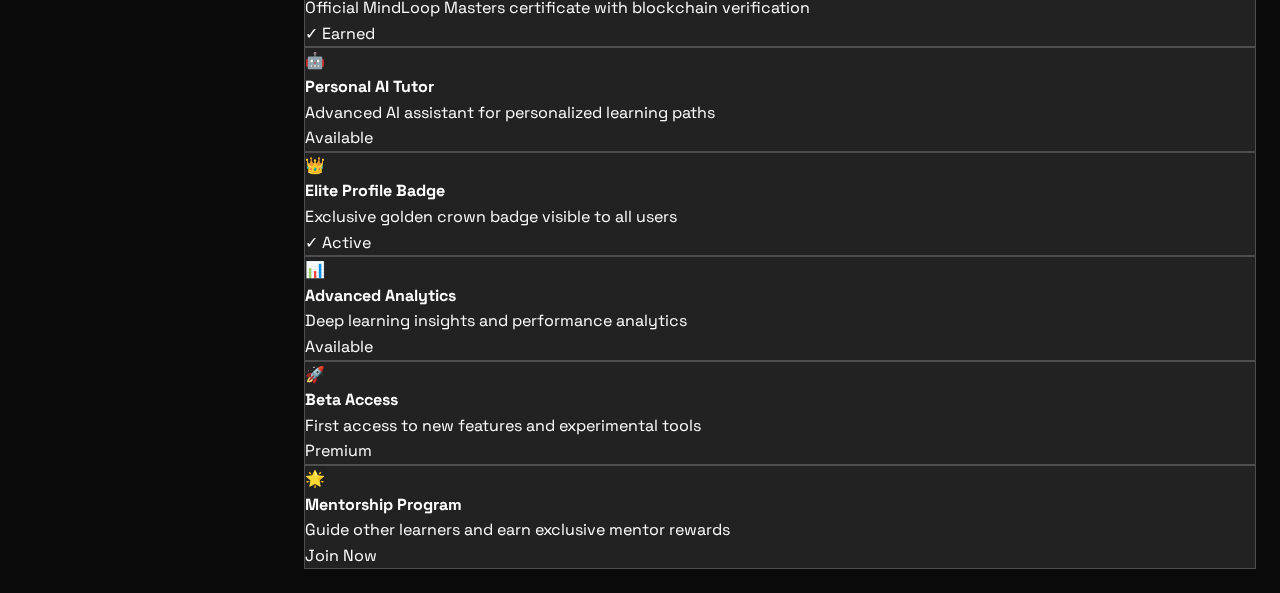
<file: masters.html>
<!DOCTYPE html>
<html lang="en">
<head>
    <meta charset="UTF-8">
    <meta name="viewport" content="width=device-width, initial-scale=1.0">
    <title>MindLoop • Masters Arena</title>
    <link rel="stylesheet" href="style.css">
    <link href="https://cdnjs.cloudflare.com/ajax/libs/font-awesome/6.5.0/css/all.min.css" rel="stylesheet">
    <link href="https://fonts.googleapis.com/css2?family=Space+Grotesk:wght@300;400;500;600;700&display=swap" rel="stylesheet">
</head>
<body class="dark-theme masters-theme">
    <!-- Background -->
    <div class="particle-canvas" id="particle-canvas"></div>
    <canvas id="neural-bg" class="neural-background"></canvas>

    <div class="app-container">
        <!-- Sidebar (same as before) -->
        <nav class="sidebar neo-glass" id="sidebar">
            <div class="sidebar-glow masters"></div>
            
            <div class="sidebar-header">
                <div class="logo-container hover-float">
                    <div class="logo-icon masters">
                        <i class="fas fa-brain"></i>
                        <div class="icon-particles masters"></div>
                    </div>
                    <div class="logo-text">
                        <span class="logo-main gradient-text masters">MindLoop</span>
                        <span class="logo-sub">AI Powered</span>
                    </div>
                </div>
                
                <div class="ai-status-indicator">
                    <div class="ai-dot pulsing"></div>
                    <span class="ai-status-text">AI Online</span>
                </div>
            </div>
            
            <div class="sidebar-nav">
                <ul class="nav-list">
                    <li class="nav-item">
                        <a href="index.html" class="nav-link magnetic-hover">
                            <div class="nav-icon-container">
                                <i class="fas fa-home nav-icon"></i>
                                <div class="icon-orb"></div>
                            </div>
                            <span class="nav-text">Dashboard</span>
                        </a>
                    </li>
                    <li class="nav-item">
                        <a href="learn.html" class="nav-link magnetic-hover">
                            <div class="nav-icon-container">
                                <i class="fas fa-rocket nav-icon"></i>
                                <div class="icon-orb"></div>
                            </div>
                            <span class="nav-text">Learn</span>
                            <div class="nav-badge ai-badge">AI</div>
                        </a>
                    </li>
                    <li class="nav-item">
                        <a href="explorer.html" class="nav-link magnetic-hover">
                            <div class="nav-icon-container">
                                <i class="fas fa-compass nav-icon"></i>
                                <div class="icon-orb"></div>
                            </div>
                            <span class="nav-text">Explorer</span>
                            <div class="nav-badge completed">✓</div>
                        </a>
                    </li>
                    <li class="nav-item">
                        <a href="challenger.html" class="nav-link magnetic-hover">
                            <div class="nav-icon-container">
                                <i class="fas fa-bolt nav-icon"></i>
                                <div class="icon-orb"></div>
                            </div>
                            <span class="nav-text">Challenger</span>
                            <div class="nav-badge completed">✓</div>
                        </a>
                    </li>
                    <li class="nav-item">
                        <a href="masters.html" class="nav-link active magnetic-hover">
                            <div class="nav-icon-container">
                                <i class="fas fa-crown nav-icon"></i>
                                <div class="icon-orb masters"></div>
                            </div>
                            <span class="nav-text">Masters</span>
                            <div class="nav-badge masters">👑</div>
                        </a>
                    </li>
                    <li class="nav-item">
                        <a href="progress.html" class="nav-link magnetic-hover">
                            <div class="nav-icon-container">
                                <i class="fas fa-chart-line nav-icon"></i>
                                <div class="icon-orb"></div>
                            </div>
                            <span class="nav-text">Progress</span>
                        </a>
                    </li>
                    <li class="nav-item">
                        <a href="achievements.html" class="nav-link magnetic-hover">
                            <div class="nav-icon-container">
                                <i class="fas fa-trophy nav-icon"></i>
                                <div class="icon-orb"></div>
                            </div>
                            <span class="nav-text">Achievements</span>
                            <div class="nav-badge new-glow">5</div>
                        </a>
                    </li>
                    <li class="nav-item">
                        <a href="settings.html" class="nav-link magnetic-hover">
                            <div class="nav-icon-container">
                                <i class="fas fa-cog nav-icon"></i>
                                <div class="icon-orb"></div>
                            </div>
                            <span class="nav-text">Settings</span>
                        </a>
                    </li>
                </ul>
            </div>

            <div class="streak-widget neo-glass hover-float masters">
                <div class="streak-fire">🔥</div>
                <div class="streak-info">
                    <div class="streak-number">7</div>
                    <div class="streak-text">Day Streak</div>
                </div>
                <div class="streak-progress-ring">
                    <svg>
                        <circle cx="20" cy="20" r="18"></circle>
                        <circle cx="20" cy="20" r="18" class="progress" style="--progress: 46%"></circle>
                    </svg>
                </div>
            </div>
        </nav>

        <!-- Main Content -->
        <main class="main-content">
            <!-- Header -->
            <header class="header neo-glass floating-header masters">
                <button class="mobile-toggle futuristic-btn" id="mobile-toggle">
                    <div class="toggle-lines">
                        <span></span><span></span><span></span>
                    </div>
                </button>
                
                <div class="header-content">
                    <div class="header-left">
                        <h1 class="page-title holographic-text masters">Masters Arena</h1>
                        <p class="page-subtitle">Elite challenges for true learning masters 👑</p>
                    </div>
                    
                    <div class="header-right">
                        <div class="level-badge masters">Expert Level</div>
                        
                        <div class="user-profile hover-lift">
                            <div class="profile-avatar masters">
                                <i class="fas fa-crown"></i>
                                <div class="online-indicator"></div>
                            </div>
                        </div>
                    </div>
                </div>
            </header>

            <!-- Masters Content -->
            <div class="content-area">
                <!-- Welcome Card -->
                <section class="masters-welcome-section">
                    <div class="welcome-card masters neo-glass hover-lift magnetic-card" data-tilt>
                        <div class="welcome-bg-gradient"></div>
                        <div class="crown-float">
                            <i class="fas fa-crown"></i>
                            <div class="crown-sparkles">
                                <div class="sparkle" style="--delay: 0s;"></div>
                                <div class="sparkle" style="--delay: 0.5s;"></div>
                                <div class="sparkle" style="--delay: 1s;"></div>
                            </div>
                        </div>
                        <div class="welcome-content">
                            <h2 class="welcome-title">🎉 Welcome to Masters Arena</h2>
                            <p class="welcome-desc">You've reached the pinnacle! Only 3% of learners make it here.</p>
                            <div class="unlock-achievements">
                                <div class="achievement-mini">
                                    <i class="fas fa-check-circle"></i>
                                    <span>Explorer Complete</span>
                                </div>
                                <div class="achievement-mini">
                                    <i class="fas fa-check-circle"></i>
                                    <span>Challenger Victory</span>
                                </div>
                                <div class="achievement-mini">
                                    <i class="fas fa-star"></i>
                                    <span>87% Average</span>
                                </div>
                            </div>
                        </div>
                    </div>
                </section>

                <!-- Masters Stats Cards -->
                <section class="masters-stats-section">
                    <div class="stats-grid-masters">
                        <div class="master-stat-card neo-glass hover-lift" data-tilt>
                            <div class="stat-bg-effect masters"></div>
                            <div class="stat-icon-container">
                                <div class="stat-icon masters">🏆</div>
                                <div class="icon-pulse masters"></div>
                            </div>
                            <div class="stat-content">
                                <div class="stat-number gradient-text">Elite</div>
                                <div class="stat-label">Your Rank</div>
                                <div class="stat-sublabel">Top 3% Globally</div>
                            </div>
                        </div>

                        <div class="master-stat-card neo-glass hover-lift" data-tilt>
                            <div class="stat-bg-effect masters"></div>
                            <div class="stat-icon-container">
                                <div class="stat-icon masters">⚡</div>
                                <div class="icon-pulse masters"></div>
                            </div>
                            <div class="stat-content">
                                <div class="stat-number counter" data-target="2850">0</div>
                                <div class="stat-label">Total XP</div>
                                <div class="stat-sublabel">+500 Masters Bonus</div>
                            </div>
                        </div>

                        <div class="master-stat-card neo-glass hover-lift" data-tilt>
                            <div class="stat-bg-effect masters"></div>
                            <div class="stat-icon-container">
                                <div class="stat-icon masters">🧠</div>
                                <div class="icon-pulse masters"></div>
                            </div>
                            <div class="stat-content">
                                <div class="stat-number counter" data-target="187">0</div>
                                <div class="stat-label">Questions Mastered</div>
                                <div class="stat-sublabel">Perfect Accuracy</div>
                            </div>
                        </div>

                        <div class="master-stat-card neo-glass hover-lift" data-tilt>
                            <div class="stat-bg-effect masters"></div>
                            <div class="stat-icon-container">
                                <div class="stat-icon masters">⏱️</div>
                                <div class="icon-pulse masters"></div>
                            </div>
                            <div class="stat-content">
                                <div class="stat-number">15h 42m</div>
                                <div class="stat-label">Study Time</div>
                                <div class="stat-sublabel">Dedicated Learning</div>
                            </div>
                        </div>
                    </div>
                </section>

                <!-- Challenge Cards Grid -->
                <section class="masters-challenges-section">
                    <div class="section-header">
                        <h2 class="section-title masters">👑 Elite Challenge Cards</h2>
                        <div class="difficulty-indicator masters">
                            <span class="difficulty-text">Difficulty: Legendary</span>
                            <div class="difficulty-bars">
                                <div class="bar active masters"></div>
                                <div class="bar active masters"></div>
                                <div class="bar active masters"></div>
                                <div class="bar active masters"></div>
                                <div class="bar active masters pulse"></div>
                            </div>
                        </div>
                    </div>
                    
                    <div class="masters-challenge-grid">
                        <!-- Ultimate Mastery Challenge Card -->
                        <div class="challenge-master-card neo-glass hover-lift magnetic-card" data-tilt onclick="startChallenge('ultimate-mastery')">
                            <div class="challenge-bg-animation masters"></div>
                            <div class="challenge-crown-badge">
                                <i class="fas fa-crown"></i>
                                <div class="badge-glow"></div>
                            </div>
                            
                            <div class="challenge-header">
                                <div class="challenge-icon ultimate">
                                    <i class="fas fa-chess-king"></i>
                                    <div class="icon-aura"></div>
                                </div>
                                <div class="challenge-title">Ultimate Mastery</div>
                                <div class="challenge-type">Comprehensive Test</div>
                            </div>
                            
                            <div class="challenge-description">
                                <p>The pinnacle challenge combining all your knowledge into expert-level scenarios</p>
                            </div>
                            
                            <div class="challenge-stats">
                                <div class="stat-item">
                                    <i class="fas fa-brain"></i>
                                    <span>25 Expert Questions</span>
                                </div>
                                <div class="stat-item">
                                    <i class="fas fa-clock"></i>
                                    <span>60 Minutes</span>
                                </div>
                                <div class="stat-item">
                                    <i class="fas fa-star"></i>
                                    <span>500+ XP</span>
                                </div>
                            </div>
                            
                            <div class="challenge-features">
                                <div class="feature-tag masters">🧩 Multi-layered</div>
                                <div class="feature-tag masters">📊 Data Integration</div>
                                <div class="feature-tag masters">🎯 Strategic Thinking</div>
                            </div>
                            
                            <div class="excellence-requirement">
                                <div class="req-icon">🏆</div>
                                <span>95% accuracy for Masters certification</span>
                            </div>
                            
                            <button class="challenge-action-btn masters">
                                <i class="fas fa-crown"></i>
                                <span>Begin Ultimate Challenge</span>
                                <div class="btn-energy-wave"></div>
                            </button>
                        </div>

                        <!-- AI Tournament Challenge Card -->
                        <div class="challenge-master-card ai-powered neo-glass hover-lift magnetic-card" data-tilt onclick="startChallenge('ai-tournament')">
                            <div class="challenge-bg-animation ai"></div>
                            <div class="ai-badge-corner">
                                <i class="fas fa-robot"></i>
                                <div class="ai-circuit-pattern"></div>
                            </div>
                            
                            <div class="challenge-header">
                                <div class="challenge-icon ai">
                                    <i class="fas fa-robot"></i>
                                    <div class="icon-digital-rain"></div>
                                </div>
                                <div class="challenge-title">AI Masters Tournament</div>
                                <div class="challenge-type">Adaptive Challenge</div>
                            </div>
                            
                            <div class="challenge-description">
                                <p>Face our most advanced AI in an adaptive challenge that evolves with your responses</p>
                            </div>
                            
                            <div class="challenge-stats ai">
                                <div class="stat-item">
                                    <i class="fas fa-infinity"></i>
                                    <span>Adaptive Length</span>
                                </div>
                                <div class="stat-item">
                                    <i class="fas fa-chart-line"></i>
                                    <span>Dynamic Difficulty</span>
                                </div>
                                <div class="stat-item">
                                    <i class="fas fa-brain"></i>
                                    <span>Neural Analysis</span>
                                </div>
                            </div>
                            
                            <div class="ai-confidence-meter">
                                <div class="confidence-label">AI Confidence</div>
                                <div class="confidence-bar">
                                    <div class="confidence-fill" style="width: 98.7%"></div>
                                    <span class="confidence-value">98.7%</span>
                                </div>
                            </div>
                            
                            <div class="tournament-stats">
                                <div class="tournament-stat">
                                    <span class="stat-label">Success Rate:</span>
                                    <span class="stat-value danger">12%</span>
                                </div>
                                <div class="tournament-stat">
                                    <span class="stat-label">Champions:</span>
                                    <span class="stat-value">0.3%</span>
                                </div>
                            </div>
                            
                            <button class="challenge-action-btn ai">
                                <i class="fas fa-robot"></i>
                                <span>Challenge the AI</span>
                                <div class="btn-digital-glow"></div>
                            </button>
                        </div>

                        <!-- Speed Lightning Challenge Card -->
                        <div class="challenge-master-card speed-focused neo-glass hover-lift magnetic-card" data-tilt onclick="startChallenge('lightning-speed')">
                            <div class="challenge-bg-animation speed"></div>
                            <div class="speed-badge-corner">
                                <i class="fas fa-bolt"></i>
                                <div class="lightning-effect"></div>
                            </div>
                            
                            <div class="challenge-header">
                                <div class="challenge-icon speed">
                                    <i class="fas fa-stopwatch"></i>
                                    <div class="icon-speed-lines"></div>
                                </div>
                                <div class="challenge-title">Lightning Masters</div>
                                <div class="challenge-type">Speed Challenge</div>
                            </div>
                            
                            <div class="challenge-description">
                                <p>Test your mastery under extreme pressure with lightning-fast expert questions</p>
                            </div>
                            
                            <div class="challenge-stats speed">
                                <div class="stat-item">
                                    <i class="fas fa-lightning-bolt"></i>
                                    <span>30 Quick Fire</span>
                                </div>
                                <div class="stat-item">
                                    <i class="fas fa-stopwatch"></i>
                                    <span>15 Minutes</span>
                                </div>
                                <div class="stat-item">
                                    <i class="fas fa-rocket"></i>
                                    <span>Speed Bonus</span>
                                </div>
                            </div>
                            
                            <div class="speed-meter">
                                <div class="meter-label">Required Speed</div>
                                <div class="meter-display">
                                    <span class="speed-value">30</span>
                                    <span class="speed-unit">sec/question</span>
                                </div>
                            </div>
                            
                            <div class="leaderboard-mini">
                                <div class="leader-header">🏆 Speed Record</div>
                                <div class="leader-entry">
                                    <span class="leader-name">SpeedDemon</span>
                                    <span class="leader-score">12:34</span>
                                </div>
                            </div>
                            
                            <button class="challenge-action-btn speed">
                                <i class="fas fa-bolt"></i>
                                <span>Start Speed Run</span>
                                <div class="btn-lightning-trail"></div>
                            </button>
                        </div>

                        <!-- Perfect Score Challenge Card -->
                        <div class="challenge-master-card perfection neo-glass hover-lift magnetic-card" data-tilt onclick="startChallenge('perfection-quest')">
                            <div class="challenge-bg-animation perfect"></div>
                            <div class="perfect-badge-corner">
                                <i class="fas fa-gem"></i>
                                <div class="diamond-sparkle"></div>
                            </div>
                            
                            <div class="challenge-header">
                                <div class="challenge-icon perfect">
                                    <i class="fas fa-star"></i>
                                    <div class="icon-perfect-aura"></div>
                                </div>
                                <div class="challenge-title">Perfection Quest</div>
                                <div class="challenge-type">Zero Tolerance</div>
                            </div>
                            
                            <div class="challenge-description">
                                <p>One mistake ends everything. Achieve 100% accuracy on legendary difficulty</p>
                            </div>
                            
                            <div class="challenge-stats perfect">
                                <div class="stat-item">
                                    <i class="fas fa-bullseye"></i>
                                    <span>15 Perfect Qs</span>
                                </div>
                                <div class="stat-item">
                                    <i class="fas fa-ban"></i>
                                    <span>Zero Mistakes</span>
                                </div>
                                <div class="stat-item">
                                    <i class="fas fa-gem"></i>
                                    <span>Legendary Rewards</span>
                                </div>
                            </div>
                            
                            <div class="perfect-rules">
                                <div class="rule-item">💎 One attempt only</div>
                                <div class="rule-item">🎯 100% accuracy required</div>
                                <div class="rule-item">👑 Legendary status awaits</div>
                            </div>
                            
                            <div class="perfect-rewards-preview">
                                <div class="reward-header">🏆 Perfect Master Rewards</div>
                                <div class="reward-list">
                                    <div class="reward-item">💎 1000 Bonus XP</div>
                                    <div class="reward-item">👑 Perfect Master Title</div>
                                    <div class="reward-item">🏆 Legendary Achievement</div>
                                </div>
                            </div>
                            
                            <button class="challenge-action-btn perfect">
                                <i class="fas fa-gem"></i>
                                <span>Attempt Perfection</span>
                                <div class="btn-diamond-shine"></div>
                            </button>
                        </div>
                    </div>
                </section>

                <!-- Masters Leaderboard Card -->
                <section class="masters-leaderboard-section">
                    <div class="section-header">
                        <h2 class="section-title">🏆 Global Masters Leaderboard</h2>
                    </div>
                    
                    <div class="leaderboard-master-card neo-glass hover-lift">
                        <div class="leaderboard-bg-glow"></div>
                        <div class="leaderboard-header">
                            <div class="leaderboard-icon">
                                <i class="fas fa-crown"></i>
                                <div class="crown-rays"></div>
                            </div>
                            <div class="leaderboard-title">Elite Hall of Fame</div>
                        </div>
                        
                        <div class="leaderboard-entries">
                            <div class="leader-entry champion">
                                <div class="rank-badge gold">👑</div>
                                <div class="leader-info">
                                    <div class="leader-name">NeuralMaster</div>
                                    <div class="leader-title">Perfect Score Champion</div>
                                </div>
                                <div class="leader-stats">
                                    <div class="leader-score">100%</div>
                                    <div class="leader-badge legendary">Legendary</div>
                                </div>
                            </div>
                            
                            <div class="leader-entry silver">
                                <div class="rank-badge silver">🥈</div>
                                <div class="leader-info">
                                    <div class="leader-name">QuantumLearner</div>
                                    <div class="leader-title">Speed Record Holder</div>
                                </div>
                                <div class="leader-stats">
                                    <div class="leader-score">98.7%</div>
                                    <div class="leader-badge mythic">Mythic</div>
                                </div>
                            </div>
                            
                            <div class="leader-entry bronze">
                                <div class="rank-badge bronze">🥉</div>
                                <div class="leader-info">
                                    <div class="leader-name">AIWhisperer</div>
                                    <div class="leader-title">Tournament Victor</div>
                                </div>
                                <div class="leader-stats">
                                    <div class="leader-score">97.3%</div>
                                    <div class="leader-badge epic">Epic</div>
                                </div>
                            </div>
                            
                            <div class="leader-entry your-position">
                                <div class="rank-badge mystery">?</div>
                                <div class="leader-info">
                                    <div class="leader-name">You</div>
                                    <div class="leader-title">Ready for greatness?</div>
                                </div>
                                <div class="leader-stats">
                                    <div class="leader-score">--</div>
                                    <div class="leader-badge start">Start Challenge</div>
                                </div>
                            </div>
                        </div>
                    </div>
                </section>

                <!-- Elite Benefits Cards -->
                <section class="elite-benefits-section">
                    <div class="section-header">
                        <h2 class="section-title">💎 Masters Exclusive Perks</h2>
                        <p class="section-subtitle">Rewards of excellence</p>
                    </div>
                    
                    <div class="benefits-card-grid">
                        <div class="benefit-card neo-glass hover-lift magnetic-card" data-tilt>
                            <div class="benefit-bg-glow"></div>
                            <div class="benefit-icon-container">
                                <div class="benefit-icon">🎓</div>
                                <div class="icon-shine"></div>
                            </div>
                            <div class="benefit-content">
                                <h4>Master Certification</h4>
                                <p>Official MindLoop Masters certificate with blockchain verification</p>
                                <div class="benefit-status earned">✓ Earned</div>
                            </div>
                        </div>
                        
                        <div class="benefit-card neo-glass hover-lift magnetic-card" data-tilt>
                            <div class="benefit-bg-glow"></div>
                            <div class="benefit-icon-container">
                                <div class="benefit-icon">🤖</div>
                                <div class="icon-pulse-ai"></div>
                            </div>
                            <div class="benefit-content">
                                <h4>Personal AI Tutor</h4>
                                <p>Advanced AI assistant for personalized learning paths</p>
                                <div class="benefit-status available">Available</div>
                            </div>
                        </div>
                        
                        <div class="benefit-card neo-glass hover-lift magnetic-card" data-tilt>
                            <div class="benefit-bg-glow"></div>
                            <div class="benefit-icon-container">
                                <div class="benefit-icon">👑</div>
                                <div class="icon-royal-glow"></div>
                            </div>
                            <div class="benefit-content">
                                <h4>Elite Profile Badge</h4>
                                <p>Exclusive golden crown badge visible to all users</p>
                                <div class="benefit-status earned">✓ Active</div>
                            </div>
                        </div>
                        
                        <div class="benefit-card neo-glass hover-lift magnetic-card" data-tilt>
                            <div class="benefit-bg-glow"></div>
                            <div class="benefit-icon-container">
                                <div class="benefit-icon">📊</div>
                                <div class="icon-data-flow"></div>
                            </div>
                            <div class="benefit-content">
                                <h4>Advanced Analytics</h4>
                                <p>Deep learning insights and performance analytics</p>
                                <div class="benefit-status available">Available</div>
                            </div>
                        </div>
                        
                        <div class="benefit-card neo-glass hover-lift magnetic-card" data-tilt>
                            <div class="benefit-bg-glow"></div>
                            <div class="benefit-icon-container">
                                <div class="benefit-icon">🚀</div>
                                <div class="icon-rocket-trail"></div>
                            </div>
                            <div class="benefit-content">
                                <h4>Beta Access</h4>
                                <p>First access to new features and experimental tools</p>
                                <div class="benefit-status premium">Premium</div>
                            </div>
                        </div>
                        
                        <div class="benefit-card neo-glass hover-lift magnetic-card" data-tilt>
                            <div class="benefit-bg-glow"></div>
                            <div class="benefit-icon-container">
                                <div class="benefit-icon">🌟</div>
                                <div class="icon-mentorship"></div>
                            </div>
                            <div class="benefit-content">
                                <h4>Mentorship Program</h4>
                                <p>Guide other learners and earn exclusive mentor rewards</p>
                                <div class="benefit-status available">Join Now</div>
                            </div>
                        </div>
                    </div>
                </section>
            </div>
        </main>
    </div>

    <!-- Scripts -->
    <script src="particles.js"></script>
    <script src="physics.js"></script>
    <script src="ai-processor.js"></script>
    <script src="script.js"></script>
</body>
</html>
</file>
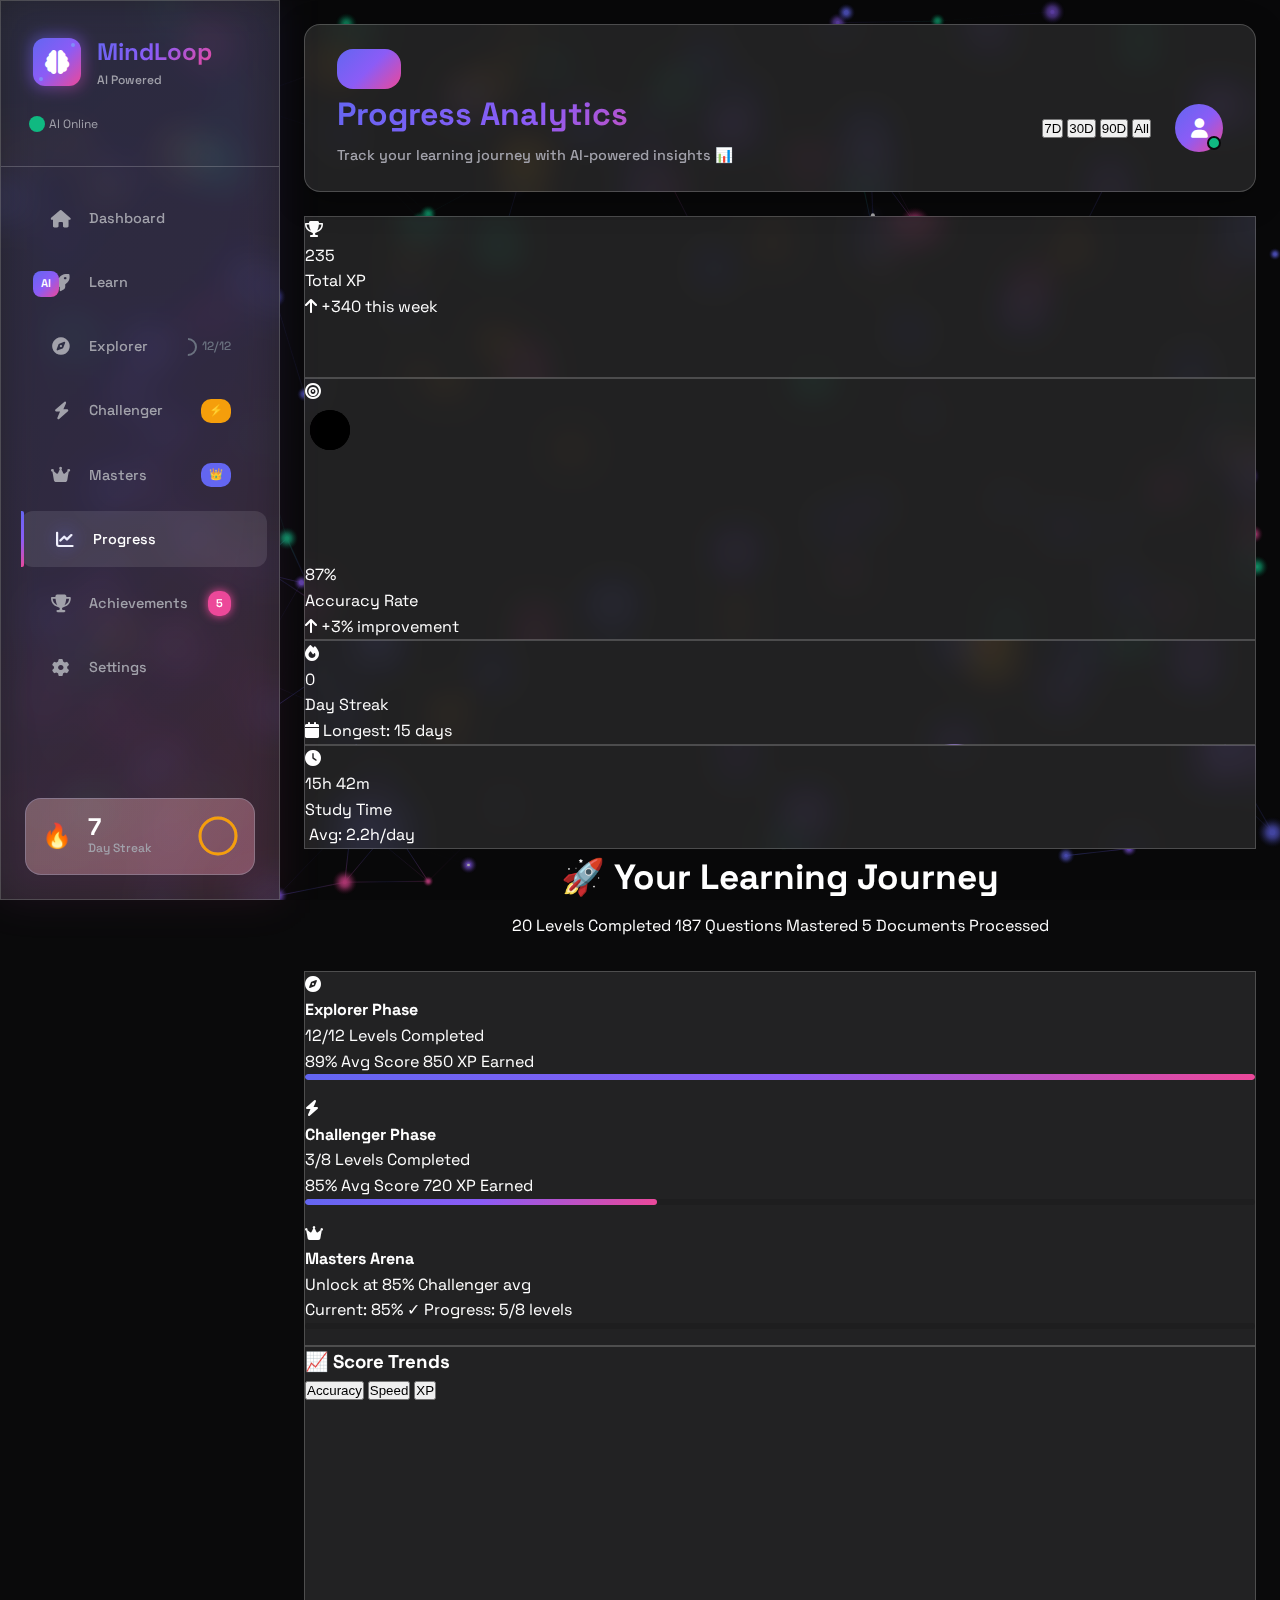
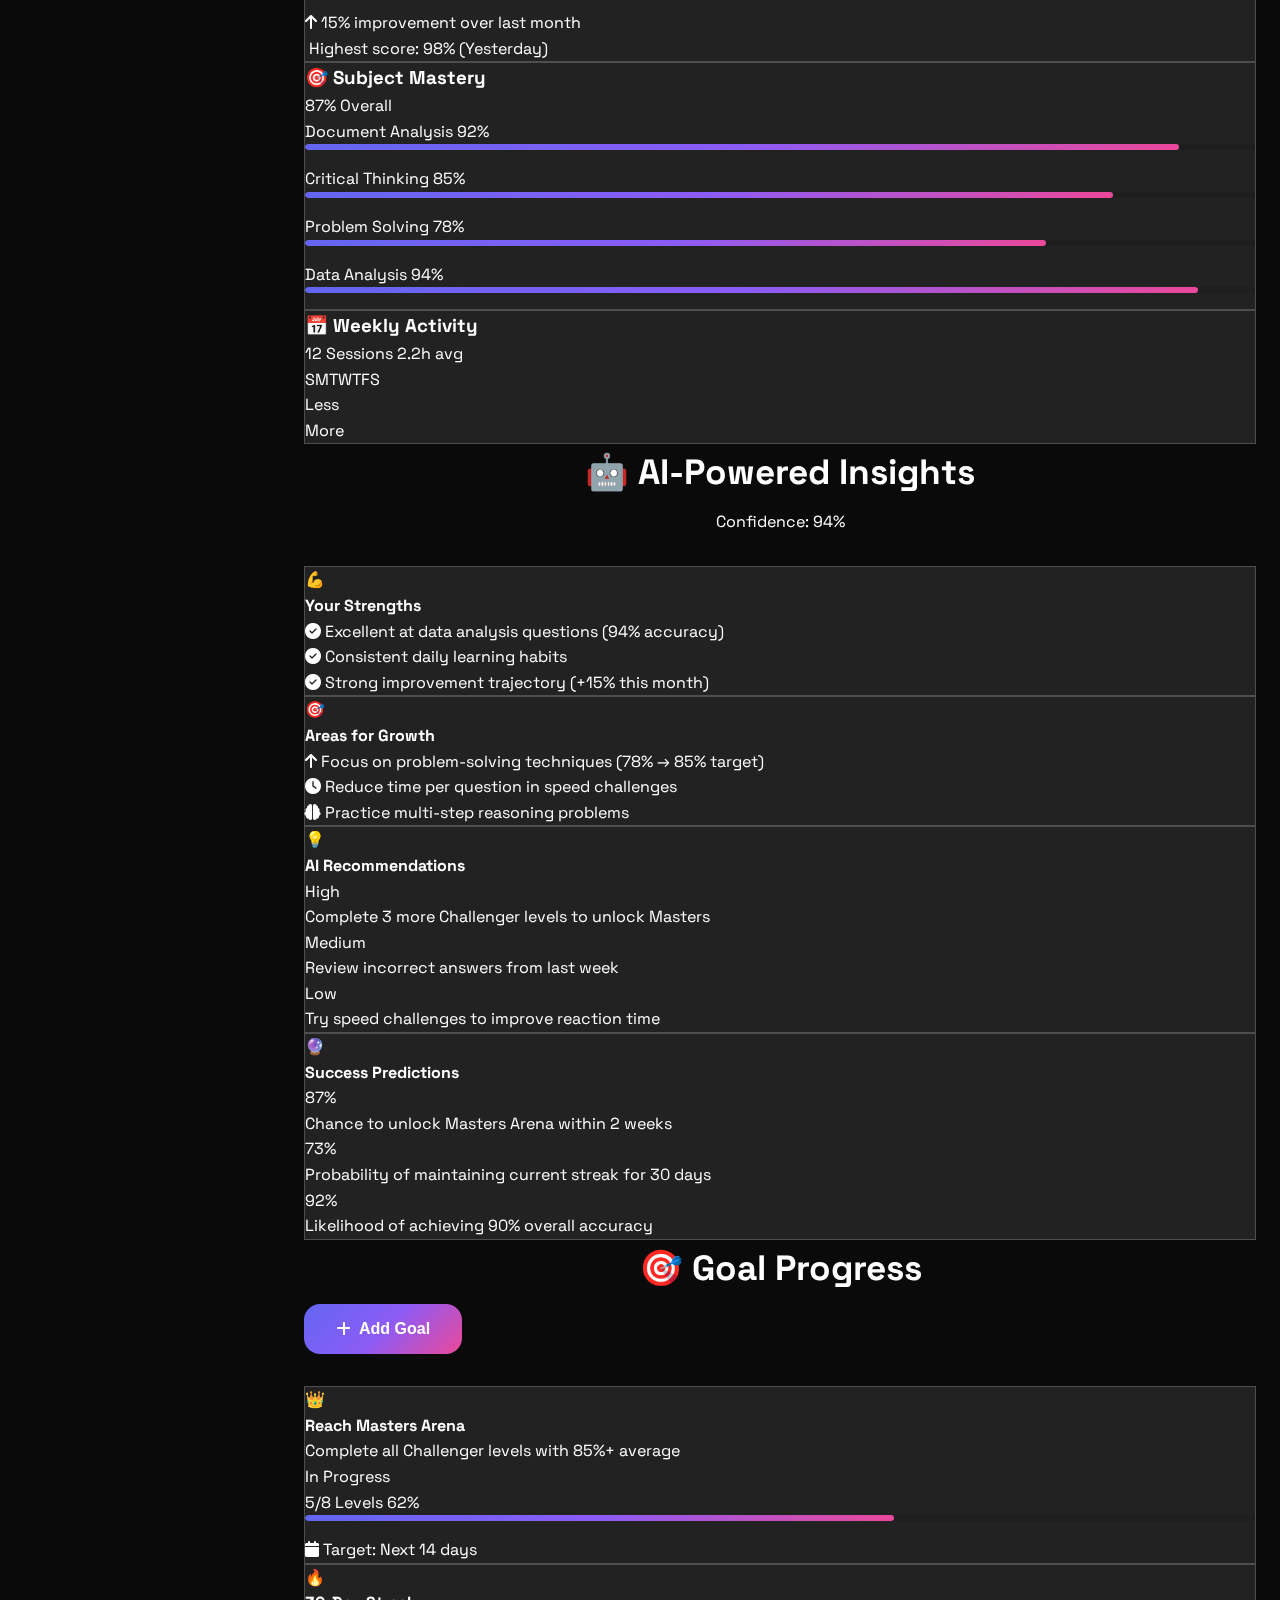
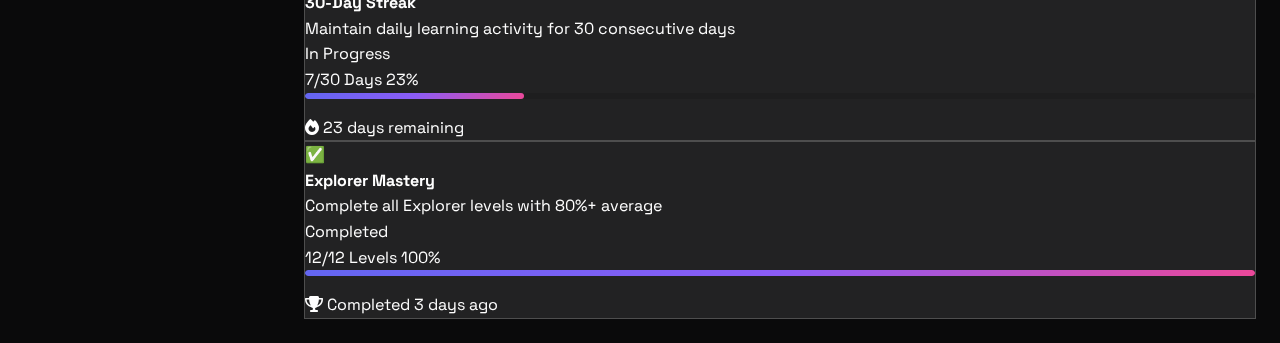
<file: progress.html>
<!DOCTYPE html>
<html lang="en">
<head>
    <meta charset="UTF-8">
    <meta name="viewport" content="width=device-width, initial-scale=1.0">
    <title>MindLoop • Progress Analytics</title>
    <link rel="stylesheet" href="style.css">
    <link href="https://cdnjs.cloudflare.com/ajax/libs/font-awesome/6.5.0/css/all.min.css" rel="stylesheet">
    <link href="https://fonts.googleapis.com/css2?family=Space+Grotesk:wght@300;400;500;600;700&display=swap" rel="stylesheet">
</head>
<body class="dark-theme progress-theme">
    <!-- Background -->
    <div class="particle-canvas" id="particle-canvas"></div>
    <canvas id="neural-bg" class="neural-background"></canvas>

    <div class="app-container">
        <!-- Sidebar -->
        <nav class="sidebar neo-glass" id="sidebar">
            <div class="sidebar-glow progress"></div>
            
            <div class="sidebar-header">
                <div class="logo-container hover-float">
                    <div class="logo-icon">
                        <i class="fas fa-brain"></i>
                        <div class="icon-particles"></div>
                    </div>
                    <div class="logo-text">
                        <span class="logo-main gradient-text">MindLoop</span>
                        <span class="logo-sub">AI Powered</span>
                    </div>
                </div>
                
                <div class="ai-status-indicator">
                    <div class="ai-dot pulsing"></div>
                    <span class="ai-status-text">AI Online</span>
                </div>
            </div>
            
            <div class="sidebar-nav">
                <ul class="nav-list">
                    <li class="nav-item">
                        <a href="index.html" class="nav-link magnetic-hover">
                            <div class="nav-icon-container">
                                <i class="fas fa-home nav-icon"></i>
                                <div class="icon-orb"></div>
                            </div>
                            <span class="nav-text">Dashboard</span>
                        </a>
                    </li>
                    <li class="nav-item">
                        <a href="learn.html" class="nav-link magnetic-hover">
                            <div class="nav-icon-container">
                                <i class="fas fa-rocket nav-icon"></i>
                                <div class="icon-orb"></div>
                            </div>
                            <span class="nav-text">Learn</span>
                            <div class="nav-badge ai-badge">AI</div>
                        </a>
                    </li>
                    <li class="nav-item">
                        <a href="explorer.html" class="nav-link magnetic-hover">
                            <div class="nav-icon-container">
                                <i class="fas fa-compass nav-icon"></i>
                                <div class="icon-orb"></div>
                            </div>
                            <span class="nav-text">Explorer</span>
                            <div class="nav-progress">
                                <div class="progress-ring">
                                    <svg><circle cx="10" cy="10" r="8"></circle></svg>
                                </div>
                                <span class="progress-text">12/12</span>
                            </div>
                        </a>
                    </li>
                    <li class="nav-item">
                        <a href="challenger.html" class="nav-link magnetic-hover">
                            <div class="nav-icon-container">
                                <i class="fas fa-bolt nav-icon"></i>
                                <div class="icon-orb"></div>
                            </div>
                            <span class="nav-text">Challenger</span>
                            <div class="nav-badge energy">⚡</div>
                        </a>
                    </li>
                    <li class="nav-item">
                        <a href="masters.html" class="nav-link magnetic-hover">
                            <div class="nav-icon-container">
                                <i class="fas fa-crown nav-icon"></i>
                                <div class="icon-orb"></div>
                            </div>
                            <span class="nav-text">Masters</span>
                            <div class="nav-badge masters">👑</div>
                        </a>
                    </li>
                    <li class="nav-item">
                        <a href="progress.html" class="nav-link active magnetic-hover">
                            <div class="nav-icon-container">
                                <i class="fas fa-chart-line nav-icon"></i>
                                <div class="icon-orb"></div>
                            </div>
                            <span class="nav-text">Progress</span>
                        </a>
                    </li>
                    <li class="nav-item">
                        <a href="achievements.html" class="nav-link magnetic-hover">
                            <div class="nav-icon-container">
                                <i class="fas fa-trophy nav-icon"></i>
                                <div class="icon-orb"></div>
                            </div>
                            <span class="nav-text">Achievements</span>
                            <div class="nav-badge new-glow">5</div>
                        </a>
                    </li>
                    <li class="nav-item">
                        <a href="settings.html" class="nav-link magnetic-hover">
                            <div class="nav-icon-container">
                                <i class="fas fa-cog nav-icon"></i>
                                <div class="icon-orb"></div>
                            </div>
                            <span class="nav-text">Settings</span>
                        </a>
                    </li>
                </ul>
            </div>

            <div class="streak-widget neo-glass hover-float">
                <div class="streak-fire">🔥</div>
                <div class="streak-info">
                    <div class="streak-number">7</div>
                    <div class="streak-text">Day Streak</div>
                </div>
                <div class="streak-progress-ring">
                    <svg>
                        <circle cx="20" cy="20" r="18"></circle>
                        <circle cx="20" cy="20" r="18" class="progress" style="--progress: 46%"></circle>
                    </svg>
                </div>
            </div>
        </nav>

        <!-- Main Content -->
        <main class="main-content">
            <!-- Header -->
            <header class="header neo-glass floating-header">
                <button class="mobile-toggle futuristic-btn" id="mobile-toggle">
                    <div class="toggle-lines">
                        <span></span><span></span><span></span>
                    </div>
                </button>
                
                <div class="header-content">
                    <div class="header-left">
                        <h1 class="page-title holographic-text">Progress Analytics</h1>
                        <p class="page-subtitle">Track your learning journey with AI-powered insights 📊</p>
                    </div>
                    
                    <div class="header-right">
                        <div class="time-filter">
                            <button class="time-btn active">7D</button>
                            <button class="time-btn">30D</button>
                            <button class="time-btn">90D</button>
                            <button class="time-btn">All</button>
                        </div>
                        
                        <div class="user-profile hover-lift">
                            <div class="profile-avatar">
                                <i class="fas fa-user"></i>
                                <div class="online-indicator"></div>
                            </div>
                        </div>
                    </div>
                </div>
            </header>

            <!-- Progress Content -->
            <div class="content-area">
                <!-- Key Metrics Overview -->
                <section class="metrics-overview">
                    <div class="metrics-grid">
                        <div class="metric-card primary neo-glass hover-lift" data-tilt>
                            <div class="metric-bg"></div>
                            <div class="metric-icon">
                                <i class="fas fa-trophy"></i>
                                <div class="metric-particles"></div>
                            </div>
                            <div class="metric-content">
                                <div class="metric-value counter" data-target="2450">0</div>
                                <div class="metric-label">Total XP</div>
                                <div class="metric-change positive">
                                    <i class="fas fa-arrow-up"></i>
                                    <span>+340 this week</span>
                                </div>
                            </div>
                            <canvas class="metric-chart" width="100" height="50"></canvas>
                        </div>

                        <div class="metric-card success neo-glass hover-lift" data-tilt>
                            <div class="metric-bg"></div>
                            <div class="metric-icon">
                                <i class="fas fa-bullseye"></i>
                                <div class="accuracy-ring">
                                    <svg>
                                        <circle cx="25" cy="25" r="20"></circle>
                                        <circle cx="25" cy="25" r="20" class="progress" style="--progress: 87%"></circle>
                                    </svg>
                                </div>
                            </div>
                            <div class="metric-content">
                                <div class="metric-value">87%</div>
                                <div class="metric-label">Accuracy Rate</div>
                                <div class="metric-change positive">
                                    <i class="fas fa-arrow-up"></i>
                                    <span>+3% improvement</span>
                                </div>
                            </div>
                        </div>

                        <div class="metric-card warning neo-glass hover-lift" data-tilt>
                            <div class="metric-bg"></div>
                            <div class="metric-icon">
                                <i class="fas fa-fire"></i>
                                <div class="streak-glow"></div>
                            </div>
                            <div class="metric-content">
                                <div class="metric-value counter" data-target="7">0</div>
                                <div class="metric-label">Day Streak</div>
                                <div class="metric-change">
                                    <i class="fas fa-calendar"></i>
                                    <span>Longest: 15 days</span>
                                </div>
                            </div>
                        </div>

                        <div class="metric-card info neo-glass hover-lift" data-tilt>
                            <div class="metric-bg"></div>
                            <div class="metric-icon">
                                <i class="fas fa-clock"></i>
                                <div class="time-pulse"></div>
                            </div>
                            <div class="metric-content">
                                <div class="metric-value">15h 42m</div>
                                <div class="metric-label">Study Time</div>
                                <div class="metric-change">
                                    <i class="fas fa-trending-up"></i>
                                    <span>Avg: 2.2h/day</span>
                                </div>
                            </div>
                        </div>
                    </div>
                </section>

                <!-- Learning Journey -->
                <section class="learning-journey">
                    <div class="section-header">
                        <h2 class="section-title">🚀 Your Learning Journey</h2>
                        <div class="journey-stats">
                            <span class="stat">20 Levels Completed</span>
                            <span class="stat">187 Questions Mastered</span>
                            <span class="stat">5 Documents Processed</span>
                        </div>
                    </div>
                    
                    <div class="journey-visualization neo-glass hover-lift">
                        <div class="journey-timeline">
                            <div class="timeline-track"></div>
                            
                            <!-- Explorer Phase -->
                            <div class="journey-phase completed">
                                <div class="phase-node explorer">
                                    <i class="fas fa-compass"></i>
                                    <div class="node-glow"></div>
                                </div>
                                <div class="phase-content">
                                    <h4>Explorer Phase</h4>
                                    <p>12/12 Levels Completed</p>
                                    <div class="phase-stats">
                                        <span class="stat">89% Avg Score</span>
                                        <span class="stat">850 XP Earned</span>
                                    </div>
                                </div>
                                <div class="phase-progress">
                                    <div class="progress-bar">
                                        <div class="progress-fill" style="width: 100%"></div>
                                    </div>
                                </div>
                            </div>

                            <!-- Challenger Phase -->
                            <div class="journey-phase active">
                                <div class="phase-node challenger">
                                    <i class="fas fa-bolt"></i>
                                    <div class="node-glow"></div>
                                </div>
                                <div class="phase-content">
                                    <h4>Challenger Phase</h4>
                                    <p>3/8 Levels Completed</p>
                                    <div class="phase-stats">
                                        <span class="stat">85% Avg Score</span>
                                        <span class="stat">720 XP Earned</span>
                                    </div>
                                </div>
                                <div class="phase-progress">
                                    <div class="progress-bar">
                                        <div class="progress-fill" style="width: 37%"></div>
                                        <div class="progress-indicator" style="left: 37%"></div>
                                    </div>
                                </div>
                            </div>

                            <!-- Masters Phase -->
                            <div class="journey-phase locked">
                                <div class="phase-node masters">
                                    <i class="fas fa-crown"></i>
                                    <div class="node-glow"></div>
                                </div>
                                <div class="phase-content">
                                    <h4>Masters Arena</h4>
                                    <p>Unlock at 85% Challenger avg</p>
                                    <div class="unlock-progress">
                                        <span>Current: 85% ✓</span>
                                        <span>Progress: 5/8 levels</span>
                                    </div>
                                </div>
                                <div class="phase-progress">
                                    <div class="progress-bar locked">
                                        <div class="progress-fill" style="width: 0%"></div>
                                    </div>
                                </div>
                            </div>
                        </div>
                    </div>
                </section>

                <!-- Performance Analytics -->
                <section class="performance-analytics">
                    <div class="analytics-grid">
                        <!-- Score Trends Chart -->
                        <div class="analytics-card neo-glass hover-lift">
                            <div class="card-header">
                                <h3>📈 Score Trends</h3>
                                <div class="chart-controls">
                                    <button class="chart-btn active">Accuracy</button>
                                    <button class="chart-btn">Speed</button>
                                    <button class="chart-btn">XP</button>
                                </div>
                            </div>
                            <div class="chart-container">
                                <canvas id="scoreChart" width="400" height="200"></canvas>
                            </div>
                            <div class="chart-insights">
                                <div class="insight">
                                    <i class="fas fa-arrow-up"></i>
                                    <span>15% improvement over last month</span>
                                </div>
                                <div class="insight">
                                    <i class="fas fa-target"></i>
                                    <span>Highest score: 98% (Yesterday)</span>
                                </div>
                            </div>
                        </div>

                        <!-- Subject Breakdown -->
                        <div class="analytics-card neo-glass hover-lift">
                            <div class="card-header">
                                <h3>🎯 Subject Mastery</h3>
                                <div class="mastery-score">
                                    <span class="score-value">87%</span>
                                    <span class="score-label">Overall</span>
                                </div>
                            </div>
                            <div class="subjects-list">
                                <div class="subject-item">
                                    <div class="subject-info">
                                        <span class="subject-name">Document Analysis</span>
                                        <span class="subject-score">92%</span>
                                    </div>
                                    <div class="subject-progress">
                                        <div class="progress-bar">
                                            <div class="progress-fill excellent" style="width: 92%"></div>
                                        </div>
                                    </div>
                                </div>
                                
                                <div class="subject-item">
                                    <div class="subject-info">
                                        <span class="subject-name">Critical Thinking</span>
                                        <span class="subject-score">85%</span>
                                    </div>
                                    <div class="subject-progress">
                                        <div class="progress-bar">
                                            <div class="progress-fill good" style="width: 85%"></div>
                                        </div>
                                    </div>
                                </div>
                                
                                <div class="subject-item">
                                    <div class="subject-info">
                                        <span class="subject-name">Problem Solving</span>
                                        <span class="subject-score">78%</span>
                                    </div>
                                    <div class="subject-progress">
                                        <div class="progress-bar">
                                            <div class="progress-fill needs-work" style="width: 78%"></div>
                                        </div>
                                    </div>
                                </div>
                                
                                <div class="subject-item">
                                    <div class="subject-info">
                                        <span class="subject-name">Data Analysis</span>
                                        <span class="subject-score">94%</span>
                                    </div>
                                    <div class="subject-progress">
                                        <div class="progress-bar">
                                            <div class="progress-fill excellent" style="width: 94%"></div>
                                        </div>
                                    </div>
                                </div>
                            </div>
                        </div>

                        <!-- Weekly Activity -->
                        <div class="analytics-card neo-glass hover-lift">
                            <div class="card-header">
                                <h3>📅 Weekly Activity</h3>
                                <div class="activity-summary">
                                    <span class="total-sessions">12 Sessions</span>
                                    <span class="avg-time">2.2h avg</span>
                                </div>
                            </div>
                            <div class="activity-heatmap">
                                <div class="heatmap-days">
                                    <span>S</span><span>M</span><span>T</span><span>W</span><span>T</span><span>F</span><span>S</span>
                                </div>
                                <div class="heatmap-grid">
                                    <div class="heatmap-cell low" data-sessions="1"></div>
                                    <div class="heatmap-cell medium" data-sessions="3"></div>
                                    <div class="heatmap-cell high" data-sessions="5"></div>
                                    <div class="heatmap-cell high" data-sessions="4"></div>
                                    <div class="heatmap-cell medium" data-sessions="2"></div>
                                    <div class="heatmap-cell high" data-sessions="6"></div>
                                    <div class="heatmap-cell low" data-sessions="1"></div>
                                </div>
                                <div class="heatmap-legend">
                                    <span>Less</span>
                                    <div class="legend-cells">
                                        <div class="legend-cell none"></div>
                                        <div class="legend-cell low"></div>
                                        <div class="legend-cell medium"></div>
                                        <div class="legend-cell high"></div>
                                    </div>
                                    <span>More</span>
                                </div>
                            </div>
                        </div>
                    </div>
                </section>

                <!-- AI Insights -->
                <section class="ai-insights">
                    <div class="section-header">
                        <h2 class="section-title">🤖 AI-Powered Insights</h2>
                        <div class="insights-confidence">
                            <span>Confidence: 94%</span>
                            <div class="confidence-indicator">
                                <div class="confidence-fill" style="width: 94%"></div>
                            </div>
                        </div>
                    </div>
                    
                    <div class="insights-grid">
                        <div class="insight-card strength neo-glass hover-lift">
                            <div class="insight-icon">💪</div>
                            <div class="insight-content">
                                <h4>Your Strengths</h4>
                                <div class="strength-list">
                                    <div class="strength-item">
                                        <i class="fas fa-check-circle"></i>
                                        <span>Excellent at data analysis questions (94% accuracy)</span>
                                    </div>
                                    <div class="strength-item">
                                        <i class="fas fa-check-circle"></i>
                                        <span>Consistent daily learning habits</span>
                                    </div>
                                    <div class="strength-item">
                                        <i class="fas fa-check-circle"></i>
                                        <span>Strong improvement trajectory (+15% this month)</span>
                                    </div>
                                </div>
                            </div>
                        </div>

                        <div class="insight-card improvement neo-glass hover-lift">
                            <div class="insight-icon">🎯</div>
                            <div class="insight-content">
                                <h4>Areas for Growth</h4>
                                <div class="improvement-list">
                                    <div class="improvement-item">
                                        <i class="fas fa-arrow-up"></i>
                                        <span>Focus on problem-solving techniques (78% → 85% target)</span>
                                    </div>
                                    <div class="improvement-item">
                                        <i class="fas fa-clock"></i>
                                        <span>Reduce time per question in speed challenges</span>
                                    </div>
                                    <div class="improvement-item">
                                        <i class="fas fa-brain"></i>
                                        <span>Practice multi-step reasoning problems</span>
                                    </div>
                                </div>
                            </div>
                        </div>

                        <div class="insight-card recommendation neo-glass hover-lift">
                            <div class="insight-icon">💡</div>
                            <div class="insight-content">
                                <h4>AI Recommendations</h4>
                                <div class="recommendation-list">
                                    <div class="recommendation-item">
                                        <div class="rec-priority high">High</div>
                                        <span>Complete 3 more Challenger levels to unlock Masters</span>
                                    </div>
                                    <div class="recommendation-item">
                                        <div class="rec-priority medium">Medium</div>
                                        <span>Review incorrect answers from last week</span>
                                    </div>
                                    <div class="recommendation-item">
                                        <div class="rec-priority low">Low</div>
                                        <span>Try speed challenges to improve reaction time</span>
                                    </div>
                                </div>
                            </div>
                        </div>

                        <div class="insight-card prediction neo-glass hover-lift">
                            <div class="insight-icon">🔮</div>
                            <div class="insight-content">
                                <h4>Success Predictions</h4>
                                <div class="prediction-list">
                                    <div class="prediction-item">
                                        <div class="prediction-chance">87%</div>
                                        <span>Chance to unlock Masters Arena within 2 weeks</span>
                                    </div>
                                    <div class="prediction-item">
                                        <div class="prediction-chance">73%</div>
                                        <span>Probability of maintaining current streak for 30 days</span>
                                    </div>
                                    <div class="prediction-item">
                                        <div class="prediction-chance">92%</div>
                                        <span>Likelihood of achieving 90% overall accuracy</span>
                                    </div>
                                </div>
                            </div>
                        </div>
                    </div>
                </section>

                <!-- Goal Tracking -->
                <section class="goal-tracking">
                    <div class="section-header">
                        <h2 class="section-title">🎯 Goal Progress</h2>
                        <button class="add-goal-btn futuristic-btn">
                            <i class="fas fa-plus"></i>
                            <span>Add Goal</span>
                        </button>
                    </div>
                    
                    <div class="goals-grid">
                        <div class="goal-card active neo-glass hover-lift">
                            <div class="goal-header">
                                <div class="goal-icon">👑</div>
                                <div class="goal-info">
                                    <h4>Reach Masters Arena</h4>
                                    <p>Complete all Challenger levels with 85%+ average</p>
                                </div>
                                <div class="goal-status in-progress">In Progress</div>
                            </div>
                            <div class="goal-progress">
                                <div class="progress-stats">
                                    <span class="current">5/8 Levels</span>
                                    <span class="percentage">62%</span>
                                </div>
                                <div class="progress-bar large">
                                    <div class="progress-fill" style="width: 62%"></div>
                                    <div class="progress-glow"></div>
                                </div>
                            </div>
                            <div class="goal-timeline">
                                <i class="fas fa-calendar"></i>
                                <span>Target: Next 14 days</span>
                            </div>
                        </div>

                        <div class="goal-card neo-glass hover-lift">
                            <div class="goal-header">
                                <div class="goal-icon">🔥</div>
                                <div class="goal-info">
                                    <h4>30-Day Streak</h4>
                                    <p>Maintain daily learning activity for 30 consecutive days</p>
                                </div>
                                <div class="goal-status in-progress">In Progress</div>
                            </div>
                            <div class="goal-progress">
                                <div class="progress-stats">
                                    <span class="current">7/30 Days</span>
                                    <span class="percentage">23%</span>
                                </div>
                                <div class="progress-bar large">
                                    <div class="progress-fill" style="width: 23%"></div>
                                </div>
                            </div>
                            <div class="goal-timeline">
                                <i class="fas fa-fire"></i>
                                <span>23 days remaining</span>
                            </div>
                        </div>

                        <div class="goal-card completed neo-glass hover-lift">
                            <div class="goal-header">
                                <div class="goal-icon">✅</div>
                                <div class="goal-info">
                                    <h4>Explorer Mastery</h4>
                                    <p>Complete all Explorer levels with 80%+ average</p>
                                </div>
                                <div class="goal-status completed">Completed</div>
                            </div>
                            <div class="goal-progress">
                                <div class="progress-stats">
                                    <span class="current">12/12 Levels</span>
                                    <span class="percentage">100%</span>
                                </div>
                                <div class="progress-bar large completed">
                                    <div class="progress-fill" style="width: 100%"></div>
                                </div>
                            </div>
                            <div class="goal-achievement">
                                <i class="fas fa-trophy"></i>
                                <span>Completed 3 days ago</span>
                            </div>
                        </div>
                    </div>
                </section>
            </div>
        </main>
    </div>

    <!-- Scripts -->
    <script src="particles.js"></script>
    <script src="physics.js"></script>
    <script src="ai-processor.js"></script>
    <script src="script.js"></script>
</body>
</html>
</file>
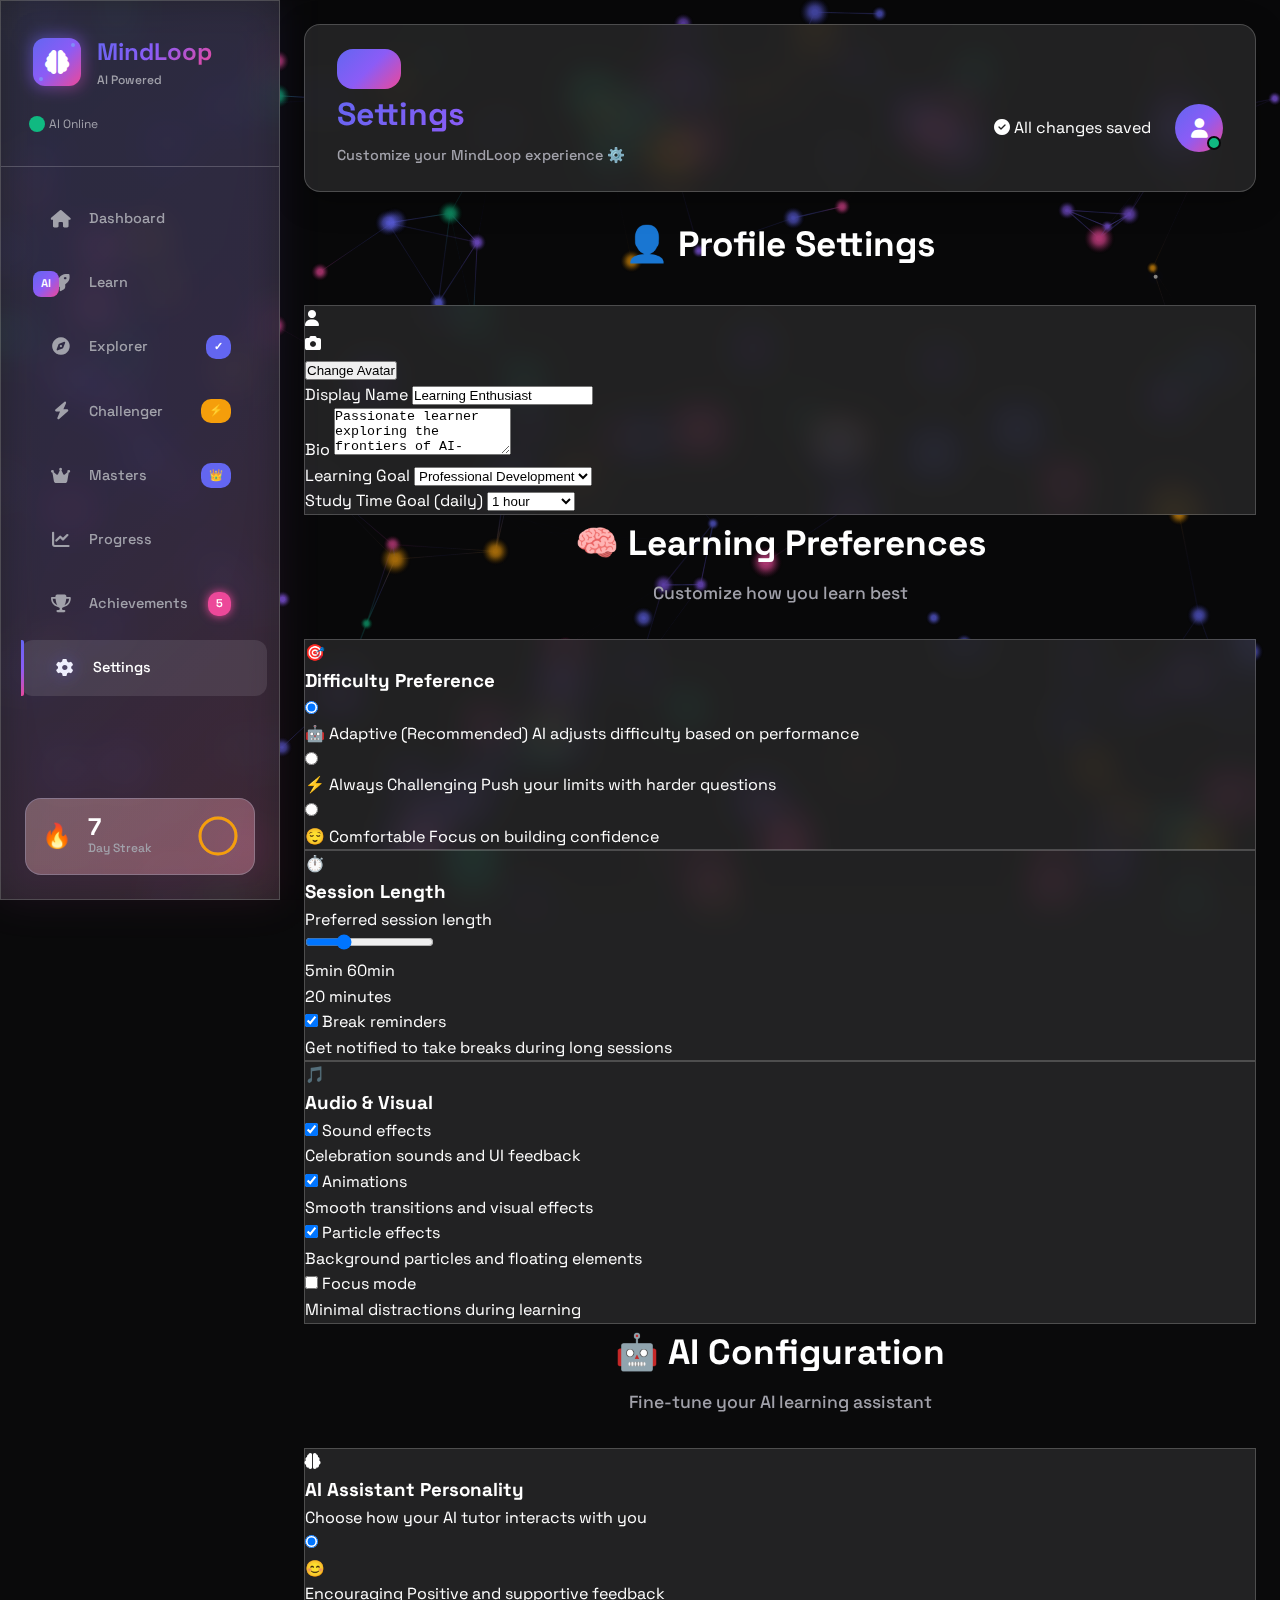
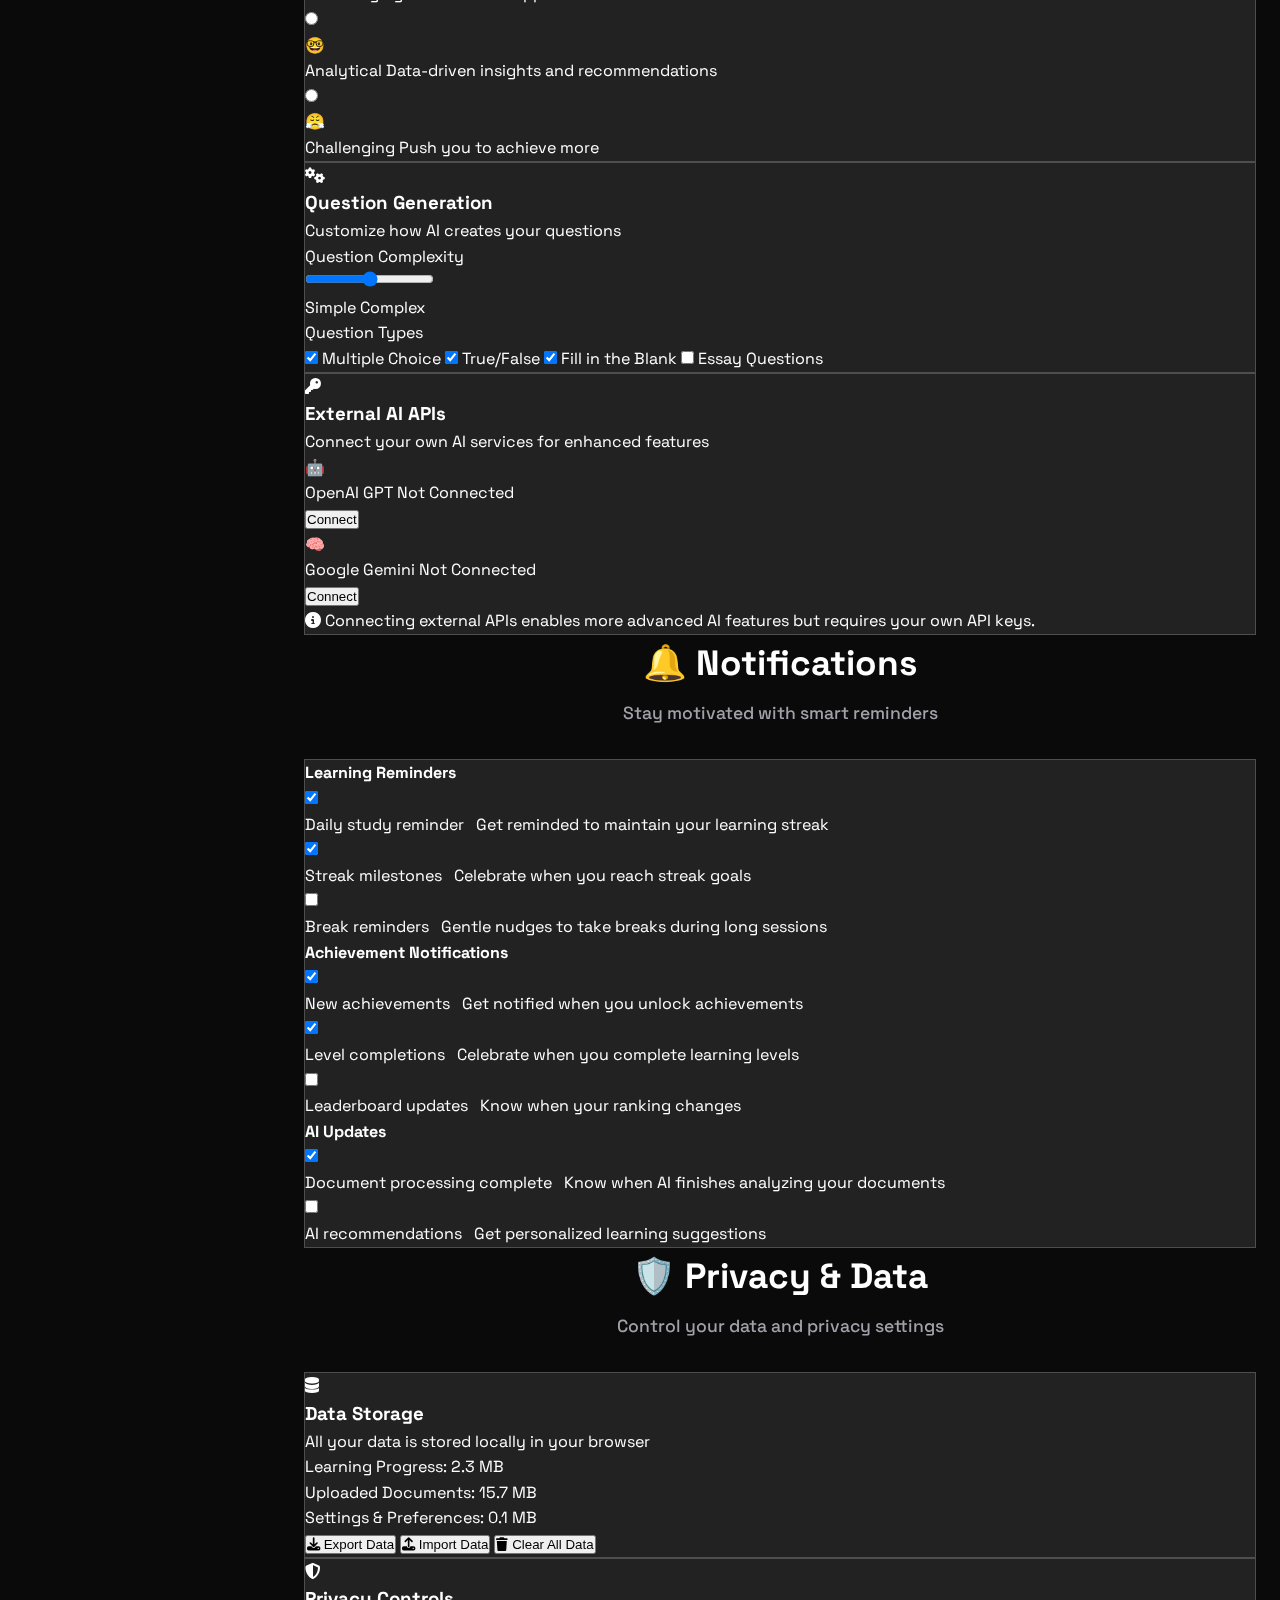
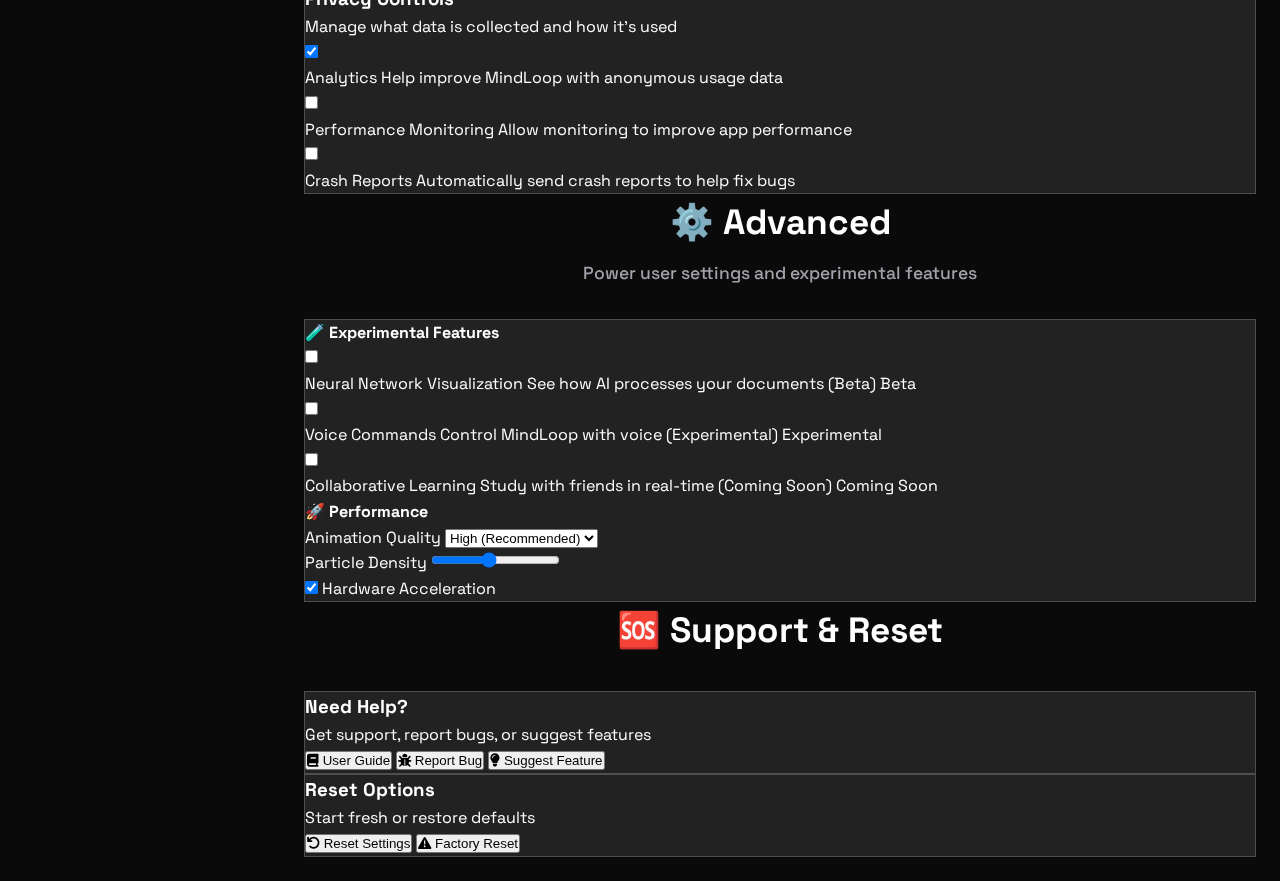
<file: settings.html>
<!DOCTYPE html>
<html lang="en">
<head>
    <meta charset="UTF-8">
    <meta name="viewport" content="width=device-width, initial-scale=1.0">
    <title>MindLoop • Settings</title>
    <link rel="stylesheet" href="style.css">
    <link href="https://cdnjs.cloudflare.com/ajax/libs/font-awesome/6.5.0/css/all.min.css" rel="stylesheet">
    <link href="https://fonts.googleapis.com/css2?family=Space+Grotesk:wght@300;400;500;600;700&display=swap" rel="stylesheet">
</head>
<body class="dark-theme settings-theme">
    <!-- Background -->
    <div class="particle-canvas" id="particle-canvas"></div>
    <canvas id="neural-bg" class="neural-background"></canvas>

    <div class="app-container">
        <!-- Sidebar -->
        <nav class="sidebar neo-glass" id="sidebar">
            <div class="sidebar-glow"></div>
            
            <div class="sidebar-header">
                <div class="logo-container hover-float">
                    <div class="logo-icon">
                        <i class="fas fa-brain"></i>
                        <div class="icon-particles"></div>
                    </div>
                    <div class="logo-text">
                        <span class="logo-main gradient-text">MindLoop</span>
                        <span class="logo-sub">AI Powered</span>
                    </div>
                </div>
                
                <div class="ai-status-indicator">
                    <div class="ai-dot pulsing"></div>
                    <span class="ai-status-text">AI Online</span>
                </div>
            </div>
            
            <div class="sidebar-nav">
                <ul class="nav-list">
                    <li class="nav-item">
                        <a href="index.html" class="nav-link magnetic-hover">
                            <div class="nav-icon-container">
                                <i class="fas fa-home nav-icon"></i>
                                <div class="icon-orb"></div>
                            </div>
                            <span class="nav-text">Dashboard</span>
                        </a>
                    </li>
                    <li class="nav-item">
                        <a href="learn.html" class="nav-link magnetic-hover">
                            <div class="nav-icon-container">
                                <i class="fas fa-rocket nav-icon"></i>
                                <div class="icon-orb"></div>
                            </div>
                            <span class="nav-text">Learn</span>
                            <div class="nav-badge ai-badge">AI</div>
                        </a>
                    </li>
                    <li class="nav-item">
                        <a href="explorer.html" class="nav-link magnetic-hover">
                            <div class="nav-icon-container">
                                <i class="fas fa-compass nav-icon"></i>
                                <div class="icon-orb"></div>
                            </div>
                            <span class="nav-text">Explorer</span>
                            <div class="nav-badge completed">✓</div>
                        </a>
                    </li>
                    <li class="nav-item">
                        <a href="challenger.html" class="nav-link magnetic-hover">
                            <div class="nav-icon-container">
                                <i class="fas fa-bolt nav-icon"></i>
                                <div class="icon-orb"></div>
                            </div>
                            <span class="nav-text">Challenger</span>
                            <div class="nav-badge energy">⚡</div>
                        </a>
                    </li>
                    <li class="nav-item">
                        <a href="masters.html" class="nav-link magnetic-hover">
                            <div class="nav-icon-container">
                                <i class="fas fa-crown nav-icon"></i>
                                <div class="icon-orb"></div>
                            </div>
                            <span class="nav-text">Masters</span>
                            <div class="nav-badge masters">👑</div>
                        </a>
                    </li>
                    <li class="nav-item">
                        <a href="progress.html" class="nav-link magnetic-hover">
                            <div class="nav-icon-container">
                                <i class="fas fa-chart-line nav-icon"></i>
                                <div class="icon-orb"></div>
                            </div>
                            <span class="nav-text">Progress</span>
                        </a>
                    </li>
                    <li class="nav-item">
                        <a href="achievements.html" class="nav-link magnetic-hover">
                            <div class="nav-icon-container">
                                <i class="fas fa-trophy nav-icon"></i>
                                <div class="icon-orb"></div>
                            </div>
                            <span class="nav-text">Achievements</span>
                            <div class="nav-badge new-glow">5</div>
                        </a>
                    </li>
                    <li class="nav-item">
                        <a href="settings.html" class="nav-link active magnetic-hover">
                            <div class="nav-icon-container">
                                <i class="fas fa-cog nav-icon"></i>
                                <div class="icon-orb"></div>
                            </div>
                            <span class="nav-text">Settings</span>
                        </a>
                    </li>
                </ul>
            </div>

            <div class="streak-widget neo-glass hover-float">
                <div class="streak-fire">🔥</div>
                <div class="streak-info">
                    <div class="streak-number">7</div>
                    <div class="streak-text">Day Streak</div>
                </div>
                <div class="streak-progress-ring">
                    <svg>
                        <circle cx="20" cy="20" r="18"></circle>
                        <circle cx="20" cy="20" r="18" class="progress" style="--progress: 46%"></circle>
                    </svg>
                </div>
            </div>
        </nav>

        <!-- Main Content -->
        <main class="main-content">
            <!-- Header -->
            <header class="header neo-glass floating-header">
                <button class="mobile-toggle futuristic-btn" id="mobile-toggle">
                    <div class="toggle-lines">
                        <span></span><span></span><span></span>
                    </div>
                </button>
                
                <div class="header-content">
                    <div class="header-left">
                        <h1 class="page-title holographic-text">Settings</h1>
                        <p class="page-subtitle">Customize your MindLoop experience ⚙️</p>
                    </div>
                    
                    <div class="header-right">
                        <div class="save-indicator" id="save-indicator">
                            <i class="fas fa-check-circle"></i>
                            <span>All changes saved</span>
                        </div>
                        
                        <div class="user-profile hover-lift">
                            <div class="profile-avatar">
                                <i class="fas fa-user"></i>
                                <div class="online-indicator"></div>
                            </div>
                        </div>
                    </div>
                </div>
            </header>

            <!-- Settings Content -->
            <div class="content-area">
                <!-- Profile Settings -->
                <section class="profile-settings">
                    <div class="section-header">
                        <h2 class="section-title">👤 Profile Settings</h2>
                    </div>
                    
                    <div class="settings-card neo-glass hover-lift">
                        <div class="profile-editor">
                            <div class="profile-avatar-editor">
                                <div class="avatar-preview">
                                    <div class="avatar-circle">
                                        <i class="fas fa-user"></i>
                                        <div class="avatar-overlay">
                                            <i class="fas fa-camera"></i>
                                        </div>
                                    </div>
                                    <button class="change-avatar-btn">Change Avatar</button>
                                </div>
                                
                                <div class="profile-info">
                                    <div class="form-group">
                                        <label>Display Name</label>
                                        <input type="text" value="Learning Enthusiast" class="futuristic-input">
                                    </div>
                                    <div class="form-group">
                                        <label>Bio</label>
                                        <textarea class="futuristic-input" rows="3" placeholder="Tell others about your learning journey...">Passionate learner exploring the frontiers of AI-powered education. Currently mastering Challenger levels and aiming for Masters Arena!</textarea>
                                    </div>
                                    <div class="form-row">
                                        <div class="form-group">
                                            <label>Learning Goal</label>
                                            <select class="futuristic-select">
                                                <option>Professional Development</option>
                                                <option>Academic Excellence</option>
                                                <option>Personal Growth</option>
                                                <option>Skill Mastery</option>
                                            </select>
                                        </div>
                                        <div class="form-group">
                                            <label>Study Time Goal (daily)</label>
                                            <select class="futuristic-select">
                                                <option>30 minutes</option>
                                                <option selected>1 hour</option>
                                                <option>2 hours</option>
                                                <option>3+ hours</option>
                                            </select>
                                        </div>
                                    </div>
                                </div>
                            </div>
                        </div>
                    </div>
                </section>

                <!-- Learning Preferences -->
                <section class="learning-preferences">
                    <div class="section-header">
                        <h2 class="section-title">🧠 Learning Preferences</h2>
                        <p class="section-subtitle">Customize how you learn best</p>
                    </div>
                    
                    <div class="preferences-grid">
                        <div class="preference-card neo-glass hover-lift">
                            <div class="preference-header">
                                <div class="preference-icon">🎯</div>
                                <h3>Difficulty Preference</h3>
                            </div>
                            <div class="preference-content">
                                <div class="difficulty-selector">
                                    <div class="difficulty-option">
                                        <input type="radio" name="difficulty" id="adaptive" checked>
                                        <label for="adaptive" class="difficulty-label">
                                            <div class="option-content">
                                                <span class="option-title">🤖 Adaptive (Recommended)</span>
                                                <span class="option-desc">AI adjusts difficulty based on performance</span>
                                            </div>
                                        </label>
                                    </div>
                                    <div class="difficulty-option">
                                        <input type="radio" name="difficulty" id="challenging">
                                        <label for="challenging" class="difficulty-label">
                                            <div class="option-content">
                                                <span class="option-title">⚡ Always Challenging</span>
                                                <span class="option-desc">Push your limits with harder questions</span>
                                            </div>
                                        </label>
                                    </div>
                                    <div class="difficulty-option">
                                        <input type="radio" name="difficulty" id="comfortable">
                                        <label for="comfortable" class="difficulty-label">
                                            <div class="option-content">
                                                <span class="option-title">😌 Comfortable</span>
                                                <span class="option-desc">Focus on building confidence</span>
                                            </div>
                                        </label>
                                    </div>
                                </div>
                            </div>
                        </div>

                        <div class="preference-card neo-glass hover-lift">
                            <div class="preference-header">
                                <div class="preference-icon">⏱️</div>
                                <h3>Session Length</h3>
                            </div>
                            <div class="preference-content">
                                <div class="session-length-slider">
                                    <label>Preferred session length</label>
                                    <div class="slider-container">
                                        <input type="range" min="5" max="60" value="20" class="futuristic-slider" id="session-length">
                                        <div class="slider-labels">
                                            <span>5min</span>
                                            <span>60min</span>
                                        </div>
                                        <div class="slider-value">
                                            <span id="session-value">20</span> minutes
                                        </div>
                                    </div>
                                </div>
                                
                                <div class="break-reminders">
                                    <label class="toggle-label">
                                        <input type="checkbox" class="futuristic-toggle" checked>
                                        <span class="toggle-slider"></span>
                                        <span class="toggle-text">Break reminders</span>
                                    </label>
                                    <p class="toggle-desc">Get notified to take breaks during long sessions</p>
                                </div>
                            </div>
                        </div>

                        <div class="preference-card neo-glass hover-lift">
                            <div class="preference-header">
                                <div class="preference-icon">🎵</div>
                                <h3>Audio & Visual</h3>
                            </div>
                            <div class="preference-content">
                                <div class="audio-visual-options">
                                    <div class="option-group">
                                        <label class="toggle-label">
                                            <input type="checkbox" class="futuristic-toggle" checked>
                                            <span class="toggle-slider"></span>
                                            <span class="toggle-text">Sound effects</span>
                                        </label>
                                        <p class="toggle-desc">Celebration sounds and UI feedback</p>
                                    </div>
                                    
                                    <div class="option-group">
                                        <label class="toggle-label">
                                            <input type="checkbox" class="futuristic-toggle" checked>
                                            <span class="toggle-slider"></span>
                                            <span class="toggle-text">Animations</span>
                                        </label>
                                        <p class="toggle-desc">Smooth transitions and visual effects</p>
                                    </div>
                                    
                                    <div class="option-group">
                                        <label class="toggle-label">
                                            <input type="checkbox" class="futuristic-toggle" checked>
                                            <span class="toggle-slider"></span>
                                            <span class="toggle-text">Particle effects</span>
                                        </label>
                                        <p class="toggle-desc">Background particles and floating elements</p>
                                    </div>
                                    
                                    <div class="option-group">
                                        <label class="toggle-label">
                                            <input type="checkbox" class="futuristic-toggle">
                                            <span class="toggle-slider"></span>
                                            <span class="toggle-text">Focus mode</span>
                                        </label>
                                        <p class="toggle-desc">Minimal distractions during learning</p>
                                    </div>
                                </div>
                            </div>
                        </div>
                    </div>
                </section>

                <!-- AI Settings -->
                <section class="ai-settings">
                    <div class="section-header">
                        <h2 class="section-title">🤖 AI Configuration</h2>
                        <p class="section-subtitle">Fine-tune your AI learning assistant</p>
                    </div>
                    
                    <div class="ai-settings-grid">
                        <div class="ai-card neo-glass hover-lift">
                            <div class="ai-header">
                                <div class="ai-icon">
                                    <i class="fas fa-brain"></i>
                                    <div class="ai-pulse-ring"></div>
                                </div>
                                <div class="ai-info">
                                    <h3>AI Assistant Personality</h3>
                                    <p>Choose how your AI tutor interacts with you</p>
                                </div>
                            </div>
                            <div class="ai-personalities">
                                <div class="personality-option">
                                    <input type="radio" name="personality" id="encouraging" checked>
                                    <label for="encouraging" class="personality-label">
                                        <div class="personality-avatar encouraging">😊</div>
                                        <div class="personality-info">
                                            <span class="personality-name">Encouraging</span>
                                            <span class="personality-desc">Positive and supportive feedback</span>
                                        </div>
                                    </label>
                                </div>
                                
                                <div class="personality-option">
                                    <input type="radio" name="personality" id="analytical">
                                    <label for="analytical" class="personality-label">
                                        <div class="personality-avatar analytical">🤓</div>
                                        <div class="personality-info">
                                            <span class="personality-name">Analytical</span>
                                            <span class="personality-desc">Data-driven insights and recommendations</span>
                                        </div>
                                    </label>
                                </div>
                                
                                <div class="personality-option">
                                    <input type="radio" name="personality" id="challenging">
                                    <label for="challenging" class="personality-label">
                                        <div class="personality-avatar challenging">😤</div>
                                        <div class="personality-info">
                                            <span class="personality-name">Challenging</span>
                                            <span class="personality-desc">Push you to achieve more</span>
                                        </div>
                                    </label>
                                </div>
                            </div>
                        </div>

                        <div class="ai-card neo-glass hover-lift">
                            <div class="ai-header">
                                <div class="ai-icon">
                                    <i class="fas fa-cogs"></i>
                                </div>
                                <div class="ai-info">
                                    <h3>Question Generation</h3>
                                    <p>Customize how AI creates your questions</p>
                                </div>
                            </div>
                            <div class="generation-settings">
                                <div class="setting-item">
                                    <label>Question Complexity</label>
                                    <div class="complexity-slider">
                                        <input type="range" min="1" max="5" value="3" class="futuristic-slider">
                                        <div class="complexity-labels">
                                            <span>Simple</span>
                                            <span>Complex</span>
                                        </div>
                                    </div>
                                </div>
                                
                                <div class="setting-item">
                                    <label>Question Types</label>
                                    <div class="question-types">
                                        <label class="type-checkbox">
                                            <input type="checkbox" checked>
                                            <span class="checkmark"></span>
                                            Multiple Choice
                                        </label>
                                        <label class="type-checkbox">
                                            <input type="checkbox" checked>
                                            <span class="checkmark"></span>
                                            True/False
                                        </label>
                                        <label class="type-checkbox">
                                            <input type="checkbox" checked>
                                            <span class="checkmark"></span>
                                            Fill in the Blank
                                        </label>
                                        <label class="type-checkbox">
                                            <input type="checkbox">
                                            <span class="checkmark"></span>
                                            Essay Questions
                                        </label>
                                    </div>
                                </div>
                            </div>
                        </div>

                        <div class="ai-card neo-glass hover-lift">
                            <div class="ai-header">
                                <div class="ai-icon">
                                    <i class="fas fa-key"></i>
                                </div>
                                <div class="ai-info">
                                    <h3>External AI APIs</h3>
                                    <p>Connect your own AI services for enhanced features</p>
                                </div>
                            </div>
                            <div class="api-settings">
                                <div class="api-option">
                                    <div class="api-logo">🤖</div>
                                    <div class="api-info">
                                        <span class="api-name">OpenAI GPT</span>
                                        <span class="api-status disconnected">Not Connected</span>
                                    </div>
                                    <button class="connect-btn">Connect</button>
                                </div>
                                
                                <div class="api-option">
                                    <div class="api-logo">🧠</div>
                                    <div class="api-info">
                                        <span class="api-name">Google Gemini</span>
                                        <span class="api-status disconnected">Not Connected</span>
                                    </div>
                                    <button class="connect-btn">Connect</button>
                                </div>
                                
                                <div class="api-note">
                                    <i class="fas fa-info-circle"></i>
                                    <span>Connecting external APIs enables more advanced AI features but requires your own API keys.</span>
                                </div>
                            </div>
                        </div>
                    </div>
                </section>

                <!-- Notifications -->
                <section class="notification-settings">
                    <div class="section-header">
                        <h2 class="section-title">🔔 Notifications</h2>
                        <p class="section-subtitle">Stay motivated with smart reminders</p>
                    </div>
                    
                    <div class="notifications-card neo-glass hover-lift">
                        <div class="notification-categories">
                            <div class="category-section">
                                <h4>Learning Reminders</h4>
                                <div class="notification-options">
                                    <label class="notification-item">
                                        <input type="checkbox" class="futuristic-toggle" checked>
                                        <span class="toggle-slider"></span>
                                        <div class="notification-content">
                                            <span class="notification-title">Daily study reminder</span>
                                            <span class="notification-desc">Get reminded to maintain your learning streak</span>
                                        </div>
                                    </label>
                                    
                                    <label class="notification-item">
                                        <input type="checkbox" class="futuristic-toggle" checked>
                                        <span class="toggle-slider"></span>
                                        <div class="notification-content">
                                            <span class="notification-title">Streak milestones</span>
                                            <span class="notification-desc">Celebrate when you reach streak goals</span>
                                        </div>
                                    </label>
                                    
                                    <label class="notification-item">
                                        <input type="checkbox" class="futuristic-toggle">
                                        <span class="toggle-slider"></span>
                                        <div class="notification-content">
                                            <span class="notification-title">Break reminders</span>
                                            <span class="notification-desc">Gentle nudges to take breaks during long sessions</span>
                                        </div>
                                    </label>
                                </div>
                            </div>
                            
                            <div class="category-section">
                                <h4>Achievement Notifications</h4>
                                <div class="notification-options">
                                    <label class="notification-item">
                                        <input type="checkbox" class="futuristic-toggle" checked>
                                        <span class="toggle-slider"></span>
                                        <div class="notification-content">
                                            <span class="notification-title">New achievements</span>
                                            <span class="notification-desc">Get notified when you unlock achievements</span>
                                        </div>
                                    </label>
                                    
                                    <label class="notification-item">
                                        <input type="checkbox" class="futuristic-toggle" checked>
                                        <span class="toggle-slider"></span>
                                        <div class="notification-content">
                                            <span class="notification-title">Level completions</span>
                                            <span class="notification-desc">Celebrate when you complete learning levels</span>
                                        </div>
                                    </label>
                                    
                                    <label class="notification-item">
                                        <input type="checkbox" class="futuristic-toggle">
                                        <span class="toggle-slider"></span>
                                        <div class="notification-content">
                                            <span class="notification-title">Leaderboard updates</span>
                                            <span class="notification-desc">Know when your ranking changes</span>
                                        </div>
                                    </label>
                                </div>
                            </div>
                            
                            <div class="category-section">
                                <h4>AI Updates</h4>
                                <div class="notification-options">
                                    <label class="notification-item">
                                        <input type="checkbox" class="futuristic-toggle" checked>
                                        <span class="toggle-slider"></span>
                                        <div class="notification-content">
                                            <span class="notification-title">Document processing complete</span>
                                            <span class="notification-desc">Know when AI finishes analyzing your documents</span>
                                        </div>
                                    </label>
                                    
                                    <label class="notification-item">
                                        <input type="checkbox" class="futuristic-toggle">
                                        <span class="toggle-slider"></span>
                                        <div class="notification-content">
                                            <span class="notification-title">AI recommendations</span>
                                            <span class="notification-desc">Get personalized learning suggestions</span>
                                        </div>
                                    </label>
                                </div>
                            </div>
                        </div>
                    </div>
                </section>

                <!-- Data & Privacy -->
                <section class="privacy-settings">
                    <div class="section-header">
                        <h2 class="section-title">🛡️ Privacy & Data</h2>
                        <p class="section-subtitle">Control your data and privacy settings</p>
                    </div>
                    
                    <div class="privacy-grid">
                        <div class="privacy-card neo-glass hover-lift">
                            <div class="privacy-header">
                                <div class="privacy-icon">
                                    <i class="fas fa-database"></i>
                                </div>
                                <div class="privacy-info">
                                    <h3>Data Storage</h3>
                                    <p>All your data is stored locally in your browser</p>
                                </div>
                            </div>
                            <div class="privacy-content">
                                <div class="data-usage">
                                    <div class="usage-item">
                                        <span class="usage-label">Learning Progress:</span>
                                        <span class="usage-value">2.3 MB</span>
                                    </div>
                                    <div class="usage-item">
                                        <span class="usage-label">Uploaded Documents:</span>
                                        <span class="usage-value">15.7 MB</span>
                                    </div>
                                    <div class="usage-item">
                                        <span class="usage-label">Settings & Preferences:</span>
                                        <span class="usage-value">0.1 MB</span>
                                    </div>
                                </div>
                                
                                <div class="data-actions">
                                    <button class="action-btn export">
                                        <i class="fas fa-download"></i>
                                        Export Data
                                    </button>
                                    <button class="action-btn import">
                                        <i class="fas fa-upload"></i>
                                        Import Data
                                    </button>
                                    <button class="action-btn danger">
                                        <i class="fas fa-trash"></i>
                                        Clear All Data
                                    </button>
                                </div>
                            </div>
                        </div>

                        <div class="privacy-card neo-glass hover-lift">
                            <div class="privacy-header">
                                <div class="privacy-icon">
                                    <i class="fas fa-shield-alt"></i>
                                </div>
                                <div class="privacy-info">
                                    <h3>Privacy Controls</h3>
                                    <p>Manage what data is collected and how it's used</p>
                                </div>
                            </div>
                            <div class="privacy-content">
                                <div class="privacy-options">
                                    <label class="privacy-option">
                                        <input type="checkbox" class="futuristic-toggle" checked>
                                        <span class="toggle-slider"></span>
                                        <div class="option-content">
                                            <span class="option-title">Analytics</span>
                                            <span class="option-desc">Help improve MindLoop with anonymous usage data</span>
                                        </div>
                                    </label>
                                    
                                    <label class="privacy-option">
                                        <input type="checkbox" class="futuristic-toggle">
                                        <span class="toggle-slider"></span>
                                        <div class="option-content">
                                            <span class="option-title">Performance Monitoring</span>
                                            <span class="option-desc">Allow monitoring to improve app performance</span>
                                        </div>
                                    </label>
                                    
                                    <label class="privacy-option">
                                        <input type="checkbox" class="futuristic-toggle">
                                        <span class="toggle-slider"></span>
                                        <div class="option-content">
                                            <span class="option-title">Crash Reports</span>
                                            <span class="option-desc">Automatically send crash reports to help fix bugs</span>
                                        </div>
                                    </label>
                                </div>
                            </div>
                        </div>
                    </div>
                </section>

                <!-- Advanced Settings -->
                <section class="advanced-settings">
                    <div class="section-header">
                        <h2 class="section-title">⚙️ Advanced</h2>
                        <p class="section-subtitle">Power user settings and experimental features</p>
                    </div>
                    
                    <div class="advanced-card neo-glass hover-lift">
                        <div class="advanced-options">
                            <div class="advanced-section">
                                <h4>🧪 Experimental Features</h4>
                                <div class="experimental-options">
                                    <label class="experimental-option">
                                        <input type="checkbox" class="futuristic-toggle">
                                        <span class="toggle-slider"></span>
                                        <div class="option-content">
                                            <span class="option-title">Neural Network Visualization</span>
                                            <span class="option-desc">See how AI processes your documents (Beta)</span>
                                            <span class="option-badge beta">Beta</span>
                                        </div>
                                    </label>
                                    
                                    <label class="experimental-option">
                                        <input type="checkbox" class="futuristic-toggle">
                                        <span class="toggle-slider"></span>
                                        <div class="option-content">
                                            <span class="option-title">Voice Commands</span>
                                            <span class="option-desc">Control MindLoop with voice (Experimental)</span>
                                            <span class="option-badge experimental">Experimental</span>
                                        </div>
                                    </label>
                                    
                                    <label class="experimental-option">
                                        <input type="checkbox" class="futuristic-toggle">
                                        <span class="toggle-slider"></span>
                                        <div class="option-content">
                                            <span class="option-title">Collaborative Learning</span>
                                            <span class="option-desc">Study with friends in real-time (Coming Soon)</span>
                                            <span class="option-badge soon">Coming Soon</span>
                                        </div>
                                    </label>
                                </div>
                            </div>
                            
                            <div class="advanced-section">
                                <h4>🚀 Performance</h4>
                                <div class="performance-options">
                                    <div class="performance-setting">
                                        <label>Animation Quality</label>
                                        <select class="futuristic-select">
                                            <option>High (Recommended)</option>
                                            <option>Medium</option>
                                            <option>Low</option>
                                            <option>Disabled</option>
                                        </select>
                                    </div>
                                    
                                    <div class="performance-setting">
                                        <label>Particle Density</label>
                                        <input type="range" min="10" max="100" value="50" class="futuristic-slider">
                                    </div>
                                    
                                    <label class="performance-option">
                                        <input type="checkbox" class="futuristic-toggle" checked>
                                        <span class="toggle-slider"></span>
                                        <span class="toggle-text">Hardware Acceleration</span>
                                    </label>
                                </div>
                            </div>
                        </div>
                    </div>
                </section>

                <!-- Reset & Support -->
                <section class="support-section">
                    <div class="section-header">
                        <h2 class="section-title">🆘 Support & Reset</h2>
                    </div>
                    
                    <div class="support-grid">
                        <div class="support-card neo-glass hover-lift">
                            <div class="support-content">
                                <h3>Need Help?</h3>
                                <p>Get support, report bugs, or suggest features</p>
                                <div class="support-actions">
                                    <button class="support-btn">
                                        <i class="fas fa-book"></i>
                                        User Guide
                                    </button>
                                    <button class="support-btn">
                                        <i class="fas fa-bug"></i>
                                        Report Bug
                                    </button>
                                    <button class="support-btn">
                                        <i class="fas fa-lightbulb"></i>
                                        Suggest Feature
                                    </button>
                                </div>
                            </div>
                        </div>

                        <div class="reset-card neo-glass hover-lift">
                            <div class="reset-content">
                                <h3>Reset Options</h3>
                                <p>Start fresh or restore defaults</p>
                                <div class="reset-actions">
                                    <button class="reset-btn warning">
                                        <i class="fas fa-undo"></i>
                                        Reset Settings
                                    </button>
                                    <button class="reset-btn danger">
                                        <i class="fas fa-exclamation-triangle"></i>
                                        Factory Reset
                                    </button>
                                </div>
                            </div>
                        </div>
                    </div>
                </section>
            </div>
        </main>
    </div>

    <!-- Scripts -->
    <script src="particles.js"></script>
    <script src="physics.js"></script>
    <script src="ai-processor.js"></script>
    <script src="script.js"></script>
</body>
</html>
</file>
<file: style.css>
/* MindLoop - Futuristic Gen Z Design System */
:root {
  /* Colors - Gen Z Vibes */
  --primary: #6366f1;
  --primary-light: #818cf8;
  --primary-dark: #4f46e5;
  --secondary: #ec4899;
  --accent: #10b981;
  --warning: #f59e0b;
  --error: #ef4444;
  
  /* Dark Theme Colors */
  --bg-primary: #0a0a0b;
  --bg-secondary: #111111;
  --bg-tertiary: #1a1a1b;
  --surface: #1e1e1f;
  --surface-light: #262626;
  
  /* Text Colors */
  --text-primary: #ffffff;
  --text-secondary: #a1a1aa;
  --text-muted: #6b7280;
  
  /* Glass Effect */
  --glass-bg: rgba(255, 255, 255, 0.1);
  --glass-border: rgba(255, 255, 255, 0.2);
  --glass-shadow: rgba(0, 0, 0, 0.3);
  
  /* Gradients */
  --gradient-primary: linear-gradient(135deg, #6366f1 0%, #8b5cf6 50%, #ec4899 100%);
  --gradient-secondary: linear-gradient(135deg, #10b981 0%, #06b6d4 100%);
  --gradient-text: linear-gradient(135deg, #6366f1, #8b5cf6, #ec4899);
  
  /* Animations */
  --animate-fast: 0.2s ease;
  --animate-normal: 0.3s ease;
  --animate-slow: 0.5s ease;
  
  /* Physics */
  --bounce: cubic-bezier(0.68, -0.55, 0.265, 1.55);
  --smooth: cubic-bezier(0.25, 0.46, 0.45, 0.94);
  
  /* Spacing */
  --spacing-xs: 0.25rem;
  --spacing-sm: 0.5rem;
  --spacing-md: 1rem;
  --spacing-lg: 1.5rem;
  --spacing-xl: 2rem;
  --spacing-2xl: 3rem;
  
  /* Border Radius */
  --radius-sm: 8px;
  --radius-md: 12px;
  --radius-lg: 16px;
  --radius-xl: 24px;
  
  /* Shadows */
  --shadow-sm: 0 2px 8px rgba(0, 0, 0, 0.1);
  --shadow-md: 0 4px 16px rgba(0, 0, 0, 0.2);
  --shadow-lg: 0 8px 32px rgba(0, 0, 0, 0.3);
  --shadow-xl: 0 16px 64px rgba(0, 0, 0, 0.4);
}

/* Reset and Base */
* {
  margin: 0;
  padding: 0;
  box-sizing: border-box;
}

html {
  scroll-behavior: smooth;
  overflow-x: hidden;
}

body {
  font-family: 'Space Grotesk', -apple-system, BlinkMacSystemFont, sans-serif;
  background: var(--bg-primary);
  color: var(--text-primary);
  line-height: 1.6;
  overflow-x: hidden;
  position: relative;
}

/* Animated Background */
.particle-canvas {
  position: fixed;
  top: 0;
  left: 0;
  width: 100%;
  height: 100%;
  z-index: -2;
  pointer-events: none;
}

.neural-background {
  position: fixed;
  top: 0;
  left: 0;
  width: 100%;
  height: 100%;
  z-index: -1;
  opacity: 0.1;
  pointer-events: none;
}

/* Loading Screen */
.ai-loading-screen {
  position: fixed;
  top: 0;
  left: 0;
  width: 100%;
  height: 100%;
  background: var(--bg-primary);
  display: flex;
  align-items: center;
  justify-content: center;
  z-index: 10000;
  transition: opacity 0.5s ease, visibility 0.5s ease;
}

.ai-loading-screen.hidden {
  opacity: 0;
  visibility: hidden;
}

.ai-brain-container {
  text-align: center;
}

.ai-brain {
  width: 120px;
  height: 120px;
  position: relative;
  margin: 0 auto 2rem;
}

.neural-network {
  position: absolute;
  width: 100%;
  height: 100%;
}

.neuron {
  position: absolute;
  width: 12px;
  height: 12px;
  background: var(--primary);
  border-radius: 50%;
  animation: pulse 2s infinite ease-in-out;
  animation-delay: var(--delay);
}

.neuron:nth-child(1) { top: 20%; left: 20%; }
.neuron:nth-child(2) { top: 20%; right: 20%; }
.neuron:nth-child(3) { bottom: 20%; left: 20%; }
.neuron:nth-child(4) { bottom: 20%; right: 20%; }

.brain-waves {
  position: absolute;
  top: 50%;
  left: 50%;
  transform: translate(-50%, -50%);
  width: 80px;
  height: 40px;
  background: linear-gradient(90deg, 
    transparent 0%, 
    var(--primary) 50%, 
    transparent 100%);
  border-radius: 40px;
  animation: brain-wave 1.5s infinite ease-in-out;
}

.loading-text {
  color: var(--text-primary);
}

.ai-text {
  font-size: 1.5rem;
  font-weight: 600;
  display: block;
  margin-bottom: 1rem;
  background: var(--gradient-text);
  -webkit-background-clip: text;
  -webkit-text-fill-color: transparent;
  background-clip: text;
}

.loading-dots {
  display: flex;
  justify-content: center;
  gap: 0.5rem;
}

.loading-dots span {
  width: 8px;
  height: 8px;
  background: var(--primary);
  border-radius: 50%;
  animation: bounce 1.4s infinite ease-in-out both;
}

.loading-dots span:nth-child(1) { animation-delay: -0.32s; }
.loading-dots span:nth-child(2) { animation-delay: -0.16s; }

/* App Container */
.app-container {
  display: flex;
  min-height: 100vh;
  position: relative;
}

/* Futuristic Sidebar */
.sidebar {
  width: 280px;
  height: 100vh;
  position: fixed;
  left: 0;
  top: 0;
  background: var(--glass-bg);
  backdrop-filter: blur(20px);
  border-right: 1px solid var(--glass-border);
  z-index: 1000;
  display: flex;
  flex-direction: column;
  transition: transform var(--animate-normal);
}

.sidebar::before {
  content: '';
  position: absolute;
  top: 0;
  left: 0;
  right: 0;
  bottom: 0;
  background: var(--gradient-primary);
  opacity: 0.05;
  z-index: -1;
}

.sidebar-glow {
  position: absolute;
  top: 0;
  left: 0;
  right: 0;
  bottom: 0;
  background: linear-gradient(135deg, 
    rgba(99, 102, 241, 0.1) 0%, 
    rgba(139, 92, 246, 0.1) 50%, 
    rgba(236, 72, 153, 0.1) 100%);
  z-index: -1;
  filter: blur(20px);
}

.sidebar-header {
  padding: var(--spacing-xl);
  border-bottom: 1px solid var(--glass-border);
  position: relative;
}

.logo-container {
  display: flex;
  align-items: center;
  gap: var(--spacing-md);
  margin-bottom: var(--spacing-lg);
}

.logo-icon {
  width: 48px;
  height: 48px;
  background: var(--gradient-primary);
  border-radius: var(--radius-md);
  display: flex;
  align-items: center;
  justify-content: center;
  font-size: 1.5rem;
  position: relative;
  animation: hover-float 3s ease-in-out infinite;
}

.logo-icon::after {
  content: '';
  position: absolute;
  top: -2px;
  left: -2px;
  right: -2px;
  bottom: -2px;
  background: var(--gradient-primary);
  border-radius: var(--radius-md);
  z-index: -1;
  filter: blur(8px);
  opacity: 0.5;
}

.icon-particles {
  position: absolute;
  width: 100%;
  height: 100%;
  top: 0;
  left: 0;
}

.icon-particles::before,
.icon-particles::after {
  content: '';
  position: absolute;
  width: 4px;
  height: 4px;
  background: var(--primary-light);
  border-radius: 50%;
  animation: particle-float 2s infinite ease-in-out;
}

.icon-particles::before {
  top: 10%;
  left: 80%;
  animation-delay: 0s;
}

.icon-particles::after {
  bottom: 10%;
  right: 80%;
  animation-delay: 1s;
}

.logo-text {
  display: flex;
  flex-direction: column;
}

.logo-main {
  font-size: 1.5rem;
  font-weight: 700;
  background: var(--gradient-text);
  -webkit-background-clip: text;
  -webkit-text-fill-color: transparent;
  background-clip: text;
}

.logo-sub {
  font-size: 0.75rem;
  color: var(--text-secondary);
  font-weight: 500;
}

.ai-status-indicator {
  display: flex;
  align-items: center;
  gap: var(--spacing-sm);
  font-size: 0.75rem;
  color: var(--text-secondary);
}

.ai-dot {
  width: 8px;
  height: 8px;
  background: var(--accent);
  border-radius: 50%;
  position: relative;
}

.ai-dot.pulsing::after {
  content: '';
  position: absolute;
  top: -4px;
  left: -4px;
  right: -4px;
  bottom: -4px;
  background: var(--accent);
  border-radius: 50%;
  animation: pulse-ring 2s infinite;
}

/* Navigation */
.sidebar-nav {
  flex: 1;
  padding: var(--spacing-lg) 0;
  overflow-y: auto;
}

.nav-list {
  list-style: none;
}

.nav-item {
  margin-bottom: var(--spacing-sm);
}

.nav-link {
  display: flex;
  align-items: center;
  gap: var(--spacing-md);
  padding: var(--spacing-md) var(--spacing-xl);
  color: var(--text-secondary);
  text-decoration: none;
  font-weight: 500;
  transition: all var(--animate-fast);
  position: relative;
  border-radius: var(--radius-md);
  margin: 0 var(--spacing-md);
}

.nav-link::before {
  content: '';
  position: absolute;
  left: 0;
  top: 0;
  bottom: 0;
  width: 3px;
  background: var(--gradient-primary);
  border-radius: 0 2px 2px 0;
  transform: scaleY(0);
  transition: transform var(--animate-fast);
}

.nav-link:hover,
.nav-link.active {
  color: var(--text-primary);
  background: var(--glass-bg);
  transform: translateX(4px);
}

.nav-link:hover::before,
.nav-link.active::before {
  transform: scaleY(1);
}

.nav-icon-container {
  position: relative;
  width: 24px;
  height: 24px;
  display: flex;
  align-items: center;
  justify-content: center;
}

.nav-icon {
  font-size: 1.1rem;
  transition: all var(--animate-fast);
}

.icon-orb {
  position: absolute;
  top: 50%;
  left: 50%;
  transform: translate(-50%, -50%);
  width: 32px;
  height: 32px;
  background: radial-gradient(circle, var(--primary) 0%, transparent 70%);
  border-radius: 50%;
  opacity: 0;
  transition: opacity var(--animate-fast);
  filter: blur(8px);
}

.nav-link:hover .icon-orb,
.nav-link.active .icon-orb {
  opacity: 0.3;
}

.nav-text {
  flex: 1;
  font-size: 0.9rem;
}

.nav-badge {
  background: var(--primary);
  color: white;
  font-size: 0.7rem;
  padding: 0.2rem 0.5rem;
  border-radius: 10px;
  font-weight: 600;
  min-width: 20px;
  text-align: center;
}

.nav-badge.locked {
  background: var(--text-muted);
}

.nav-badge.new-glow {
  background: var(--secondary);
  animation: glow-pulse 2s infinite;
  box-shadow: 0 0 10px var(--secondary);
}

.nav-badge.ai-badge {
  background: var(--gradient-primary);
  animation: ai-shimmer 3s infinite;
}

.nav-badge.energy {
  background: var(--warning);
  animation: energy-pulse 1.5s infinite;
}

.nav-progress {
  position: relative;
  display: flex;
  align-items: center;
  gap: 0.25rem;
}

.progress-ring {
  width: 20px;
  height: 20px;
}

.progress-ring svg {
  width: 100%;
  height: 100%;
  transform: rotate(-90deg);
}

.progress-ring circle {
  fill: none;
  stroke: var(--text-muted);
  stroke-width: 2;
  stroke-dasharray: 50.27;
  stroke-dashoffset: 25.13;
  transition: stroke-dashoffset 0.3s ease;
}

.progress-text {
  font-size: 0.7rem;
  font-weight: 600;
  color: var(--primary);
}

/* Streak Widget */
.streak-widget {
  background: var(--glass-bg);
  border: 1px solid var(--glass-border);
  border-radius: var(--radius-lg);
  padding: var(--spacing-md);
  display: flex;
  align-items: center;
  gap: var(--spacing-md);
  position: relative;
  overflow: hidden;
  margin: var(--spacing-lg);
}

.streak-widget::before {
  content: '';
  position: absolute;
  top: 0;
  left: 0;
  right: 0;
  bottom: 0;
  background: linear-gradient(135deg, var(--warning) 0%, var(--error) 100%);
  opacity: 0.1;
  z-index: -1;
}

.streak-fire {
  font-size: 1.5rem;
  animation: fire-flicker 2s infinite ease-in-out;
}

.streak-info {
  flex: 1;
}

.streak-number {
  font-size: 1.5rem;
  font-weight: 700;
  color: var(--text-primary);
  line-height: 1;
}

.streak-text {
  font-size: 0.75rem;
  color: var(--text-secondary);
  font-weight: 500;
}

.streak-progress-ring {
  width: 40px;
  height: 40px;
  position: relative;
}

.streak-progress-ring svg {
  width: 100%;
  height: 100%;
  transform: rotate(-90deg);
}

.streak-progress-ring circle {
  fill: none;
  stroke-width: 3;
}

.streak-progress-ring circle:first-child {
  stroke: var(--glass-border);
}

.streak-progress-ring circle.progress {
  stroke: var(--warning);
  stroke-dasharray: 113.1;
  stroke-dashoffset: calc(113.1 - (113.1 * var(--progress, 0)) / 100);
  transition: stroke-dashoffset 0.5s ease;
}

/* Main Content */
.main-content {
  flex: 1;
  margin-left: 280px;
  min-height: 100vh;
  display: flex;
  flex-direction: column;
  position: relative;
}

/* Header */
.header {
  background: var(--glass-bg);
  backdrop-filter: blur(20px);
  border: 1px solid var(--glass-border);
  border-radius: var(--radius-lg);
  margin: var(--spacing-lg);
  padding: var(--spacing-lg) var(--spacing-xl);
  position: sticky;
  top: var(--spacing-lg);
  z-index: 100;
}

.floating-header {
  box-shadow: var(--shadow-lg);
  animation: float-gentle 6s ease-in-out infinite;
}

.header-content {
  display: flex;
  justify-content: space-between;
  align-items: center;
}

.header-left h1 {
  font-size: 2rem;
  font-weight: 700;
  margin-bottom: 0.25rem;
}

.holographic-text {
  background: var(--gradient-text);
  -webkit-background-clip: text;
  -webkit-text-fill-color: transparent;
  background-clip: text;
  position: relative;
}

.page-subtitle {
  color: var(--text-secondary);
  font-size: 0.9rem;
  font-weight: 500;
}

.header-right {
  display: flex;
  align-items: center;
  gap: var(--spacing-lg);
}

.stats-mini {
  display: flex;
  gap: var(--spacing-md);
}

.mini-stat {
  display: flex;
  align-items: center;
  gap: var(--spacing-sm);
  background: var(--glass-bg);
  border: 1px solid var(--glass-border);
  border-radius: var(--radius-md);
  padding: var(--spacing-sm) var(--spacing-md);
  font-size: 0.85rem;
  font-weight: 600;
}

.mini-stat i {
  color: var(--primary);
}

.user-profile {
  width: 48px;
  height: 48px;
  position: relative;
}

.profile-avatar {
  width: 100%;
  height: 100%;
  background: var(--gradient-primary);
  border-radius: 50%;
  display: flex;
  align-items: center;
  justify-content: center;
  font-size: 1.2rem;
  color: white;
  position: relative;
  cursor: pointer;
  transition: all var(--animate-fast);
}

.profile-avatar:hover {
  transform: scale(1.05);
  box-shadow: 0 0 20px rgba(99, 102, 241, 0.5);
}

.online-indicator {
  position: absolute;
  bottom: 2px;
  right: 2px;
  width: 14px;
  height: 14px;
  background: var(--accent);
  border: 2px solid var(--bg-primary);
  border-radius: 50%;
  animation: pulse-gentle 2s infinite;
}

.mobile-toggle {
  display: none;
  width: 40px;
  height: 40px;
  background: var(--glass-bg);
  border: 1px solid var(--glass-border);
  border-radius: var(--radius-md);
  cursor: pointer;
  flex-direction: column;
  justify-content: center;
  align-items: center;
  gap: 4px;
  transition: all var(--animate-fast);
}

.toggle-lines span {
  width: 20px;
  height: 2px;
  background: var(--text-primary);
  border-radius: 1px;
  transition: all var(--animate-fast);
}

.mobile-toggle:hover {
  background: var(--primary);
}

.mobile-toggle:hover .toggle-lines span {
  background: white;
}

/* Content Area */
.content-area {
  flex: 1;
  padding: 0 var(--spacing-lg) var(--spacing-lg);
}

/* Hero Section */
.hero-section {
  margin-bottom: var(--spacing-2xl);
}

.hero-stats-grid {
  display: grid;
  grid-template-columns: repeat(auto-fit, minmax(280px, 1fr));
  gap: var(--spacing-lg);
  margin-bottom: var(--spacing-2xl);
}

.hero-card {
  background: var(--glass-bg);
  backdrop-filter: blur(20px);
  border: 1px solid var(--glass-border);
  border-radius: var(--radius-xl);
  padding: var(--spacing-xl);
  position: relative;
  overflow: hidden;
  cursor: pointer;
  transition: all var(--animate-normal);
}

.hero-card::before {
  content: '';
  position: absolute;
  top: 0;
  left: 0;
  right: 0;
  bottom: 0;
  background: var(--gradient-primary);
  opacity: 0.03;
  z-index: 0;
  transition: opacity var(--animate-fast);
}

.hero-card:hover::before {
  opacity: 0.08;
}

.hero-card:hover {
  transform: translateY(-8px) scale(1.02);
  box-shadow: var(--shadow-xl), 0 0 30px rgba(99, 102, 241, 0.3);
  border-color: var(--primary-light);
}

.card-bg-animation {
  position: absolute;
  top: 0;
  left: 0;
  right: 0;
  bottom: 0;
  background: linear-gradient(45deg, transparent 30%, rgba(255,255,255,0.1) 50%, transparent 70%);
  transform: translateX(-100%);
  transition: transform 0.6s;
}

.hero-card:hover .card-bg-animation {
  transform: translateX(100%);
}

.card-icon {
  width: 64px;
  height: 64px;
  background: var(--gradient-primary);
  border-radius: var(--radius-lg);
  display: flex;
  align-items: center;
  justify-content: center;
  font-size: 1.8rem;
  color: white;
  margin-bottom: var(--spacing-lg);
  position: relative;
  z-index: 2;
}

.card-icon.ai-glow {
  animation: ai-pulse 2s infinite;
  box-shadow: 0 0 30px rgba(99, 102, 241, 0.5);
}

.card-content {
  position: relative;
  z-index: 2;
}

.card-number {
  font-size: 2.5rem;
  font-weight: 800;
  line-height: 1;
  margin-bottom: var(--spacing-sm);
  background: var(--gradient-text);
  -webkit-background-clip: text;
  -webkit-text-fill-color: transparent;
  background-clip: text;
}

.card-label {
  font-size: 1.1rem;
  font-weight: 600;
  color: var(--text-primary);
  margin-bottom: var(--spacing-xs);
}

.card-subtitle {
  font-size: 0.85rem;
  color: var(--text-secondary);
  font-weight: 500;
}

/* Card Animations */
.flame-animation {
  position: absolute;
  bottom: 10px;
  right: 10px;
  z-index: 1;
}

.neural-links {
  position: absolute;
  width: 100%;
  height: 100%;
  top: 0;
  left: 0;
}

.neural-links::before,
.neural-links::after {
  content: '';
  position: absolute;
  width: 2px;
  height: 20px;
  background: linear-gradient(to bottom, var(--primary), transparent);
  animation: neural-pulse 2s infinite ease-in-out;
}

.neural-links::before {
  top: 20%;
  left: 30%;
}

.neural-links::after {
  bottom: 20%;
  right: 30%;
  animation-delay: 1s;
}

.ai-visualization {
  position: absolute;
  bottom: 15px;
  right: 15px;
  width: 60px;
  height: 40px;
}

.ai-nodes {
  display: flex;
  gap: 8px;
  align-items: end;
  height: 100%;
}

.node {
  width: 8px;
  background: var(--primary);
  border-radius: 4px 4px 0 0;
  animation: node-dance 2s infinite ease-in-out;
}

.node:nth-child(1) {
  height: 60%;
  animation-delay: 0s;
}

.node:nth-child(2) {
  height: 100%;
  animation-delay: 0.3s;
}

.node:nth-child(3) {
  height: 40%;
  animation-delay: 0.6s;
}

/* Upload Section */
.ai-upload-section {
  margin-bottom: var(--spacing-2xl);
}

.section-header {
  text-align: center;
  margin-bottom: var(--spacing-xl);
}

.section-title {
  font-size: 2.2rem;
  font-weight: 700;
  margin-bottom: var(--spacing-sm);
}

.gradient-text {
  background: var(--gradient-text);
  -webkit-background-clip: text;
  -webkit-text-fill-color: transparent;
  background-clip: text;
}

.section-subtitle {
  font-size: 1.1rem;
  color: var(--text-secondary);
  font-weight: 500;
}

.upload-container {
  background: var(--glass-bg);
  backdrop-filter: blur(20px);
  border: 1px solid var(--glass-border);
  border-radius: var(--radius-xl);
  padding: var(--spacing-xl);
  position: relative;
  overflow: hidden;
}

.upload-bg-effect {
  position: absolute;
  top: 0;
  left: 0;
  right: 0;
  bottom: 0;
  background: radial-gradient(circle at center, rgba(99, 102, 241, 0.1) 0%, transparent 70%);
  z-index: 0;
}

.upload-zone {
  border: 2px dashed var(--glass-border);
  border-radius: var(--radius-lg);
  padding: var(--spacing-2xl);
  text-align: center;
  position: relative;
  transition: all var(--animate-fast);
  cursor: pointer;
  margin-bottom: var(--spacing-lg);
}

.upload-zone:hover,
.upload-zone.dragover {
  border-color: var(--primary);
  background: rgba(99, 102, 241, 0.05);
  transform: scale(1.02);
}

.upload-visual {
  position: relative;
  z-index: 2;
}

.upload-icon {
  font-size: 3rem;
  color: var(--primary);
  margin-bottom: var(--spacing-lg);
  position: relative;
  display: inline-block;
}

.upload-icon i {
  animation: float-gentle 3s ease-in-out infinite;
}

.upload-particles {
  position: absolute;
  width: 100%;
  height: 100%;
  top: 0;
  left: 0;
}

.upload-particles::before,
.upload-particles::after {
  content: '';
  position: absolute;
  width: 6px;
  height: 6px;
  background: var(--primary-light);
  border-radius: 50%;
  animation: upload-particle-float 3s infinite ease-in-out;
}

.upload-particles::before {
  top: 20%;
  left: 20%;
  animation-delay: 0s;
}

.upload-particles::after {
  bottom: 20%;
  right: 20%;
  animation-delay: 1.5s;
}

.upload-text h3 {
  font-size: 1.5rem;
  font-weight: 600;
  color: var(--text-primary);
  margin-bottom: var(--spacing-sm);
}

.upload-text p {
  color: var(--text-secondary);
  margin-bottom: var(--spacing-lg);
}

.supported-formats {
  display: flex;
  gap: var(--spacing-sm);
  justify-content: center;
  flex-wrap: wrap;
}

.format-tag {
  background: var(--primary);
  color: white;
  padding: 0.25rem 0.75rem;
  border-radius: var(--radius-sm);
  font-size: 0.75rem;
  font-weight: 600;
  text-transform: uppercase;
  letter-spacing: 0.5px;
}

.upload-progress {
  display: none;
  text-align: center;
}

.upload-progress.active {
  display: block;
}

.progress-bar {
  width: 100%;
  height: 6px;
  background: var(--surface);
  border-radius: 3px;
  overflow: hidden;
  margin-bottom: var(--spacing-md);
}

.progress-fill {
  height: 100%;
  background: var(--gradient-primary);
  border-radius: 3px;
  transition: width 0.3s ease;
  animation: progress-shimmer 2s infinite;
}

.progress-text {
  color: var(--text-secondary);
  font-size: 0.9rem;
  font-weight: 500;
}

.upload-actions {
  display: flex;
  justify-content: center;
  margin-bottom: var(--spacing-lg);
}

.ai-process-btn,
.futuristic-btn {
  background: var(--gradient-primary);
  color: white;
  border: none;
  padding: var(--spacing-md) var(--spacing-xl);
  border-radius: var(--radius-lg);
  font-size: 1rem;
  font-weight: 600;
  cursor: pointer;
  display: flex;
  align-items: center;
  gap: var(--spacing-sm);
  position: relative;
  overflow: hidden;
  transition: all var(--animate-fast);
  text-decoration: none;
}

.futuristic-btn:hover {
  transform: translateY(-2px);
  box-shadow: var(--shadow-lg), 0 0 30px rgba(99, 102, 241, 0.5);
}

.btn-energy {
  position: absolute;
  top: 0;
  left: -100%;
  width: 100%;
  height: 100%;
  background: linear-gradient(90deg, transparent, rgba(255,255,255,0.2), transparent);
  transition: left 0.5s;
}

.futuristic-btn:hover .btn-energy {
  left: 100%;
}

.upload-status {
  text-align: center;
  padding: var(--spacing-md);
  border-radius: var(--radius-md);
  font-weight: 500;
  margin-top: var(--spacing-md);
  display: none;
}

.upload-status.success {
  background: rgba(16, 185, 129, 0.1);
  color: var(--accent);
  border: 1px solid rgba(16, 185, 129, 0.3);
}

.upload-status.error {
  background: rgba(239, 68, 68, 0.1);
  color: var(--error);
  border: 1px solid rgba(239, 68, 68, 0.3);
}

.upload-status.processing {
  background: rgba(99, 102, 241, 0.1);
  color: var(--primary);
  border: 1px solid rgba(99, 102, 241, 0.3);
  animation: pulse-gentle 2s infinite;
}

/* Activity Section */
.activity-section {
  margin-bottom: var(--spacing-2xl);
}

.activity-filter {
  display: flex;
  gap: var(--spacing-sm);
}

.filter-btn {
  background: var(--glass-bg);
  border: 1px solid var(--glass-border);
  color: var(--text-secondary);
  padding: var(--spacing-sm) var(--spacing-md);
  border-radius: var(--radius-md);
  font-size: 0.85rem;
  font-weight: 500;
  cursor: pointer;
  transition: all var(--animate-fast);
}

.filter-btn:hover,
.filter-btn.active {
  background: var(--primary);
  color: white;
  border-color: var(--primary);
}

.activity-feed {
  display: flex;
  flex-direction: column;
  gap: var(--spacing-md);
  margin-top: var(--spacing-lg);
}

.activity-item {
  background: var(--glass-bg);
  backdrop-filter: blur(20px);
  border: 1px solid var(--glass-border);
  border-radius: var(--radius-lg);
  padding: var(--spacing-lg);
  display: flex;
  align-items: center;
  gap: var(--spacing-lg);
  transition: all var(--animate-fast);
  cursor: pointer;
}

.activity-item:hover {
  transform: translateX(4px);
  background: rgba(255, 255, 255, 0.15);
  border-color: var(--primary-light);
}

.activity-icon {
  width: 48px;
  height: 48px;
  background: var(--gradient-primary);
  border-radius: var(--radius-md);
  display: flex;
  align-items: center;
  justify-content: center;
  font-size: 1.2rem;
  color: white;
  position: relative;
  flex-shrink: 0;
}

.activity-icon.ai-glow {
  animation: ai-pulse 2s infinite;
}

.icon-glow {
  position: absolute;
  top: -2px;
  left: -2px;
  right: -2px;
  bottom: -2px;
  background: var(--gradient-primary);
  border-radius: var(--radius-md);
  z-index: -1;
  filter: blur(6px);
  opacity: 0.5;
}

.ai-pulse {
  position: absolute;
  width: 100%;
  height: 100%;
  border-radius: var(--radius-md);
  background: var(--primary);
  animation: pulse-ring 2s infinite;
}

.fire-glow {
  position: absolute;
  width: 100%;
  height: 100%;
  border-radius: var(--radius-md);
  background: var(--warning);
  animation: fire-glow 2s infinite;
}

.activity-content {
  flex: 1;
}

.activity-title {
  font-size: 1.1rem;
  font-weight: 600;
  color: var(--text-primary);
  margin-bottom: var(--spacing-xs);
}

.activity-description {
  color: var(--text-secondary);
  font-size: 0.9rem;
  margin-bottom: var(--spacing-xs);
}

.activity-time {
  font-size: 0.75rem;
  color: var(--text-muted);
  font-weight: 500;
}

.activity-reward {
  display: flex;
  align-items: center;
  gap: var(--spacing-sm);
}

.reward-points {
  background: var(--accent);
  color: white;
  padding: 0.25rem 0.75rem;
  border-radius: var(--radius-sm);
  font-size: 0.75rem;
  font-weight: 600;
  animation: reward-glow 3s infinite;
}

.activity-badge {
  display: flex;
  align-items: center;
}

.ai-badge-small {
  background: var(--gradient-primary);
  color: white;
  padding: 0.25rem 0.5rem;
  border-radius: var(--radius-sm);
  font-size: 0.7rem;
  font-weight: 600;
  text-transform: uppercase;
  letter-spacing: 0.5px;
}

/* Modals */
.ai-modal,
.success-modal {
  position: fixed;
  top: 0;
  left: 0;
  width: 100%;
  height: 100%;
  z-index: 10000;
  display: none;
  align-items: center;
  justify-content: center;
}

.ai-modal.active,
.success-modal.active {
  display: flex;
}

.modal-backdrop {
  position: absolute;
  top: 0;
  left: 0;
  width: 100%;
  height: 100%;
  background: rgba(0, 0, 0, 0.8);
  backdrop-filter: blur(10px);
}

.modal-content {
  background: var(--glass-bg);
  backdrop-filter: blur(30px);
  border: 1px solid var(--glass-border);
  border-radius: var(--radius-xl);
  padding: var(--spacing-2xl);
  max-width: 500px;
  width: 90%;
  position: relative;
  z-index: 2;
  text-align: center;
  animation: modal-slide-up 0.3s ease;
}

.ai-processing-animation {
  margin-bottom: var(--spacing-xl);
}

.ai-brain-scan {
  width: 120px;
  height: 120px;
  margin: 0 auto var(--spacing-lg);
  position: relative;
}

.brain-outline {
  width: 100%;
  height: 100%;
  border: 2px solid var(--primary);
  border-radius: 50% 50% 50% 50% / 60% 60% 40% 40%;
  position: relative;
  animation: brain-pulse 2s infinite;
}

.scan-line {
  position: absolute;
  top: 0;
  left: 0;
  right: 0;
  height: 2px;
  background: var(--accent);
  animation: brain-scan 3s infinite linear;
  box-shadow: 0 0 10px var(--accent);
}

.processing-text h3 {
  font-size: 1.5rem;
  font-weight: 600;
  margin-bottom: var(--spacing-sm);
  background: var(--gradient-text);
  -webkit-background-clip: text;
  -webkit-text-fill-color: transparent;
  background-clip: text;
}

.processing-text p {
  color: var(--text-secondary);
  margin-bottom: var(--spacing-lg);
}

.processing-stats {
  display: grid;
  grid-template-columns: 1fr 1fr;
  gap: var(--spacing-lg);
  text-align: center;
}

.processing-stats .stat {
  background: rgba(255, 255, 255, 0.05);
  border-radius: var(--radius-md);
  padding: var(--spacing-md);
}

.processing-stats .label {
  display: block;
  font-size: 0.8rem;
  color: var(--text-muted);
  font-weight: 500;
  margin-bottom: var(--spacing-xs);
}

.processing-stats .value {
  font-size: 1.2rem;
  font-weight: 600;
  color: var(--primary);
}

.success-animation {
  text-align: center;
}

.success-circle {
  width: 80px;
  height: 80px;
  background: var(--accent);
  border-radius: 50%;
  display: flex;
  align-items: center;
  justify-content: center;
  margin: 0 auto var(--spacing-lg);
  font-size: 2rem;
  color: white;
  animation: success-bounce 0.6s var(--bounce);
}

.success-animation h2 {
  font-size: 1.8rem;
  font-weight: 700;
  margin-bottom: var(--spacing-md);
  color: var(--text-primary);
}

.success-animation p {
  color: var(--text-secondary);
  margin-bottom: var(--spacing-xl);
}

.continue-btn {
  margin-top: var(--spacing-lg);
}

/* Level Cards */
.levels-grid {
  display: grid;
  grid-template-columns: repeat(auto-fill, minmax(320px, 1fr));
  gap: var(--spacing-lg);
  margin-top: var(--spacing-lg);
}

.level-card {
  background: var(--glass-bg);
  backdrop-filter: blur(20px);
  border: 1px solid var(--glass-border);
  border-radius: var(--radius-lg);
  padding: var(--spacing-lg);
  position: relative;
  overflow: hidden;
  cursor: pointer;
  transition: all var(--animate-normal);
}

.level-card::before {
  content: '';
  position: absolute;
  top: 0;
  left: 0;
  right: 0;
  height: 4px;
  background: var(--gradient-primary);
  transform: scaleX(0);
  transition: transform var(--animate-fast);
}

.level-card:hover::before {
  transform: scaleX(1);
}

.level-card:hover {
  transform: translateY(-4px);
  box-shadow: var(--shadow-lg);
  border-color: var(--primary-light);
}

.level-card.locked {
  opacity: 0.6;
  cursor: not-allowed;
}

.level-card.completed {
  background: linear-gradient(135deg, rgba(16, 185, 129, 0.1) 0%, rgba(5, 150, 105, 0.1) 100%);
  border-color: var(--accent);
}

.level-status {
  position: absolute;
  top: var(--spacing-md);
  right: var(--spacing-md);
  font-size: 1.25rem;
}

.level-difficulty {
  position: absolute;
  top: var(--spacing-md);
  left: var(--spacing-md);
  background: var(--primary);
  color: white;
  padding: 0.25rem 0.5rem;
  border-radius: var(--radius-sm);
  font-size: 0.7rem;
  font-weight: 600;
  text-transform: uppercase;
}

.level-card h4 {
  font-size: 1.25rem;
  font-weight: 600;
  color: var(--text-primary);
  margin: var(--spacing-lg) 0 var(--spacing-sm);
  padding-right: 2rem;
}

.level-card p {
  color: var(--text-secondary);
  font-size: 0.875rem;
  margin-bottom: var(--spacing-md);
  line-height: 1.5;
}

.level-meta {
  display: flex;
  gap: var(--spacing-md);
  margin-bottom: var(--spacing-md);
  font-size: 0.75rem;
  color: var(--text-muted);
  font-weight: 500;
  flex-wrap: wrap;
}

.level-progress {
  margin-top: var(--spacing-md);
}

.level-progress .progress-bar {
  background: #f1f5f9;
  height: 6px;
  border-radius: 3px;
  overflow: hidden;
  margin-bottom: var(--spacing-xs);
}

.level-progress .progress-fill {
  background: var(--gradient-primary);
  height: 100%;
  border-radius: 3px;
  transition: width var(--animate-normal);
}

.progress-text {
  font-size: 0.75rem;
  color: var(--text-muted);
  font-weight: 500;
}

.start-button,
.continue-button {
  background: var(--gradient-primary);
  color: white;
  border: none;
  padding: var(--spacing-sm) var(--spacing-md);
  border-radius: var(--radius-md);
  font-size: 0.85rem;
  font-weight: 600;
  cursor: pointer;
  transition: all var(--animate-fast);
  margin-top: var(--spacing-md);
}

.start-button:hover,
.continue-button:hover {
  transform: translateY(-2px);
  box-shadow: var(--shadow-md);
}

.ai-badge {
  position: absolute;
  top: var(--spacing-md);
  left: var(--spacing-md);
  background: var(--gradient-primary);
  color: white;
  padding: 0.25rem 0.5rem;
  border-radius: var(--radius-sm);
  font-size: 0.7rem;
  font-weight: 600;
  display: flex;
  align-items: center;
  gap: 0.25rem;
}

.ai-stats {
  margin-top: var(--spacing-sm);
  font-size: 0.7rem;
  color: var(--text-muted);
}

.unlock-requirement {
  background: rgba(245, 158, 11, 0.1);
  color: var(--warning);
  padding: var(--spacing-sm);
  border-radius: var(--radius-sm);
  font-size: 0.75rem;
  font-weight: 500;
  text-align: center;
  margin-top: var(--spacing-md);
}

/* Utility Classes */
.neo-glass {
  background: var(--glass-bg);
  backdrop-filter: blur(20px);
  border: 1px solid var(--glass-border);
}

.hover-lift {
  transition: transform var(--animate-fast);
}

.hover-lift:hover {
  transform: translateY(-4px);
}

.hover-float {
  animation: hover-float 3s ease-in-out infinite;
}

.magnetic-hover {
  transition: all var(--animate-fast);
}

.magnetic-hover:hover {
  transform: scale(1.02);
}

.magnetic-card {
  transform-style: preserve-3d;
  transition: transform var(--animate-fast);
}

.counter {
  display: inline-block;
}

/* Animations */
@keyframes float {
  0%, 100% { transform: translateY(0px); }
  50% { transform: translateY(-6px); }
}

@keyframes pulse {
  0%, 100% { opacity: 1; transform: scale(1); }
  50% { opacity: 0.7; transform: scale(1.1); }
}

@keyframes brain-wave {
  0%, 100% { transform: translate(-50%, -50%) scaleX(1); opacity: 1; }
  50% { transform: translate(-50%, -50%) scaleX(1.2); opacity: 0.7; }
}

@keyframes bounce {
  0%, 80%, 100% { transform: scale(0); }
  40% { transform: scale(1); }
}

@keyframes hover-float {
  0%, 100% { transform: translateY(0px); }
  50% { transform: translateY(-6px); }
}

@keyframes pulse-ring {
  0% { transform: scale(0.33); opacity: 1; }
  80%, 100% { transform: scale(2.33); opacity: 0; }
}

@keyframes particle-float {
  0%, 100% { transform: translateY(0px) rotate(0deg); opacity: 1; }
  50% { transform: translateY(-20px) rotate(180deg); opacity: 0.7; }
}

@keyframes glow-pulse {
  0%, 100% { box-shadow: 0 0 5px currentColor; }
  50% { box-shadow: 0 0 20px currentColor, 0 0 30px currentColor; }
}

@keyframes ai-shimmer {
  0% { background-position: -200% center; }
  100% { background-position: 200% center; }
}

@keyframes energy-pulse {
  0%, 100% { transform: scale(1); opacity: 1; }
  50% { transform: scale(1.1); opacity: 0.8; }
}

@keyframes fire-flicker {
  0%, 100% { transform: scale(1) rotate(0deg); }
  25% { transform: scale(1.1) rotate(-2deg); }
  50% { transform: scale(0.95) rotate(1deg); }
  75% { transform: scale(1.05) rotate(-1deg); }
}

@keyframes float-gentle {
  0%, 100% { transform: translateY(0px); }
  50% { transform: translateY(-4px); }
}

@keyframes ai-pulse {
  0%, 100% { box-shadow: 0 0 20px rgba(99, 102, 241, 0.5); }
  50% { box-shadow: 0 0 40px rgba(99, 102, 241, 0.8), 0 0 60px rgba(99, 102, 241, 0.3); }
}

@keyframes neural-pulse {
  0%, 100% { opacity: 0.3; transform: translateY(0px); }
  50% { opacity: 1; transform: translateY(-5px); }
}

@keyframes node-dance {
  0%, 100% { transform: scaleY(1); }
  50% { transform: scaleY(1.5); }
}

@keyframes upload-particle-float {
  0%, 100% { transform: translateY(0px) scale(1); opacity: 0.7; }
  50% { transform: translateY(-15px) scale(1.2); opacity: 1; }
}

@keyframes progress-shimmer {
  0% { background-position: -200% center; }
  100% { background-position: 200% center; }
}

@keyframes pulse-gentle {
  0%, 100% { opacity: 1; transform: scale(1); }
  50% { opacity: 0.8; transform: scale(1.05); }
}

@keyframes reward-glow {
  0%, 100% { box-shadow: 0 0 10px var(--accent); }
  50% { box-shadow: 0 0 20px var(--accent), 0 0 30px var(--accent); }
}

@keyframes modal-slide-up {
  0% { transform: translateY(50px); opacity: 0; }
  100% { transform: translateY(0px); opacity: 1; }
}

@keyframes brain-pulse {
  0%, 100% { transform: scale(1); opacity: 1; }
  50% { transform: scale(1.05); opacity: 0.8; }
}

@keyframes brain-scan {
  0% { top: 0%; }
  100% { top: 100%; }
}

@keyframes success-bounce {
  0% { transform: scale(0) rotate(0deg); }
  50% { transform: scale(1.2) rotate(180deg); }
  100% { transform: scale(1) rotate(360deg); }
}

@keyframes fire-glow {
  0%, 100% { opacity: 0.5; }
  50% { opacity: 0.8; }
}

/* Responsive Design */
@media (max-width: 1024px) {
  .hero-stats-grid {
    grid-template-columns: repeat(auto-fit, minmax(250px, 1fr));
  }
  
  .sidebar {
    width: 260px;
  }
  
  .main-content {
    margin-left: 260px;
  }
}

@media (max-width: 768px) {
  :root {
    --spacing-lg: 1rem;
    --spacing-xl: 1.5rem;
    --spacing-2xl: 2rem;
  }
  
  .mobile-toggle {
    display: flex;
  }
  
  .sidebar {
    transform: translateX(-100%);
    z-index: 2000;
  }
  
  .sidebar.active {
    transform: translateX(0);
  }
  
  .main-content {
    margin-left: 0;
  }
  
  .header {
    margin: var(--spacing-md);
    padding: var(--spacing-md);
  }
  
  .content-area {
    padding: 0 var(--spacing-md) var(--spacing-md);
  }
  
  .hero-stats-grid {
    grid-template-columns: 1fr;
    gap: var(--spacing-md);
  }
  
  .header-content {
    flex-direction: column;
    align-items: flex-start;
    gap: var(--spacing-md);
  }
  
  .header-right {
    width: 100%;
    justify-content: space-between;
  }
  
  .upload-zone {
    padding: var(--spacing-lg);
  }
  
  .activity-filter {
    flex-wrap: wrap;
  }
  
  .modal-content {
    margin: var(--spacing-md);
    padding: var(--spacing-lg);
  }
  
  .levels-grid {
    grid-template-columns: 1fr;
  }
}

@media (max-width: 480px) {
  .hero-card {
    padding: var(--spacing-lg);
  }
  
  .card-number {
    font-size: 2rem;
  }
  
  .section-title {
    font-size: 1.8rem;
  }
  
  .upload-container {
    padding: var(--spacing-lg);
  }
  
  .activity-item {
    padding: var(--spacing-md);
    flex-direction: column;
    text-align: center;
    gap: var(--spacing-md);
  }
  
  .activity-icon {
    width: 40px;
    height: 40px;
    font-size: 1rem;
  }
}

/* Performance optimizations */
* {
  -webkit-font-smoothing: antialiased;
  -moz-osx-font-smoothing: grayscale;
}

.hero-card,
.activity-item,
.upload-container,
.level-card {
  will-change: transform;
}

@media (prefers-reduced-motion: reduce) {
  *,
  *::before,
  *::after {
    animation-duration: 0.01ms !important;
    animation-iteration-count: 1 !important;
    transition-duration: 0.01ms !important;
  }
}
</file>
